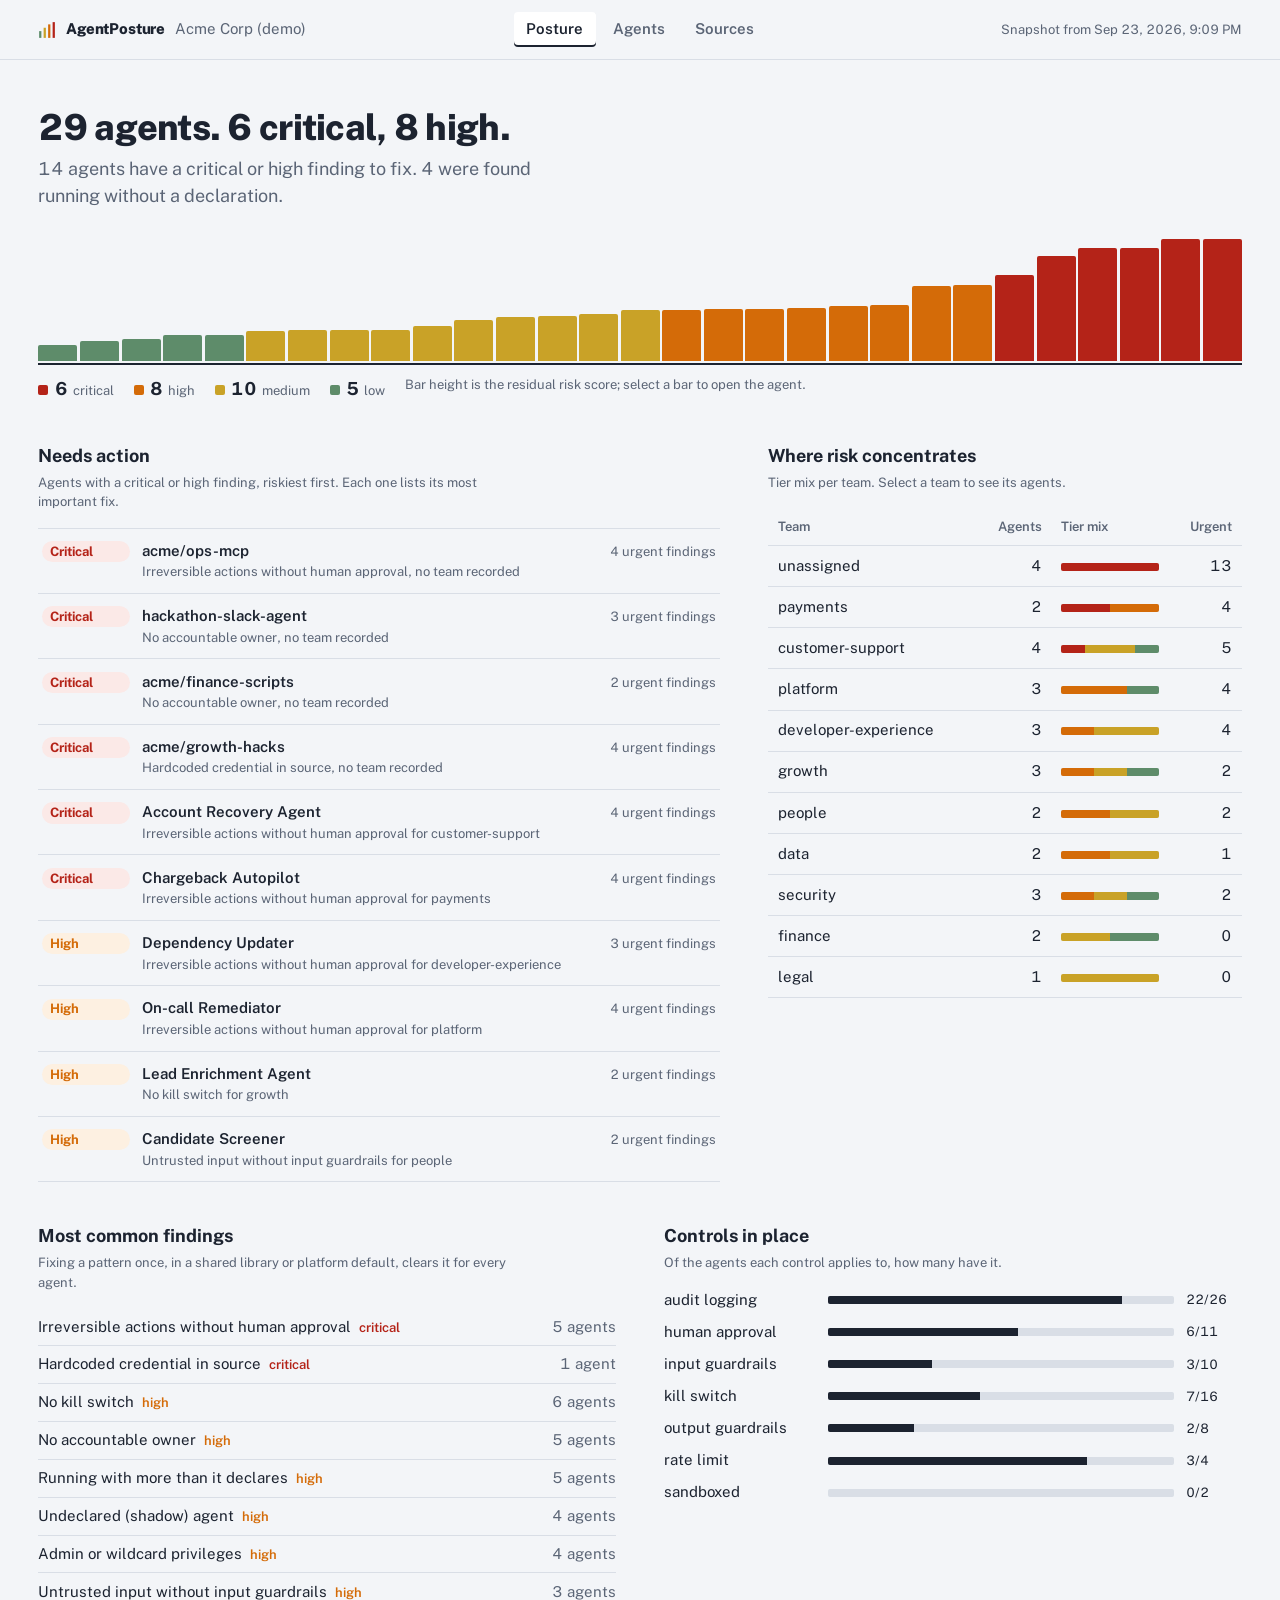
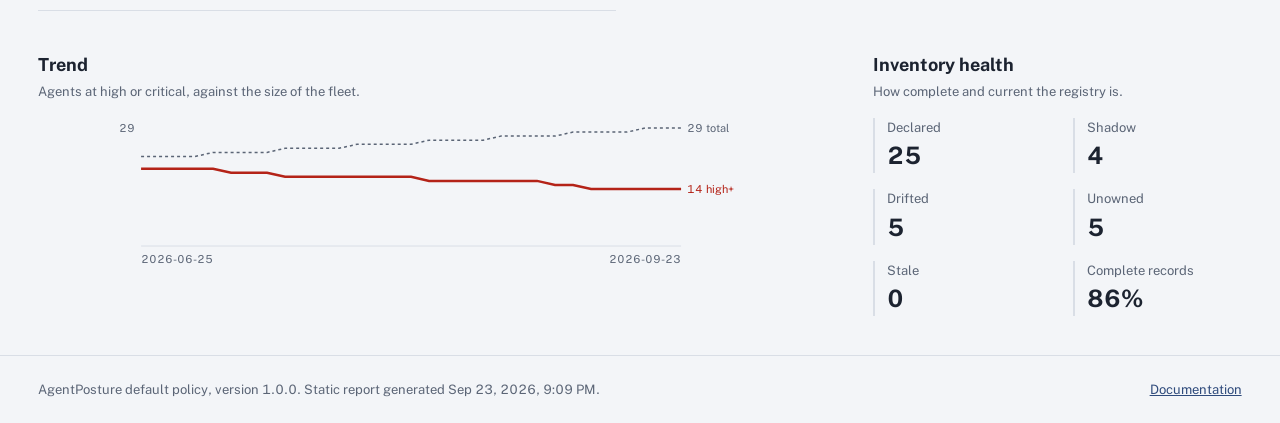
<file: examples/sample-dashboard/index.html>
<!doctype html>
<html lang="en">
<head>
<meta charset="utf-8">
<meta name="viewport" content="width=device-width, initial-scale=1, viewport-fit=cover">
<title>AgentPosture</title>
<link rel="icon" href="data:image/svg+xml,%3Csvg xmlns='http://www.w3.org/2000/svg' viewBox='0 0 16 16'%3E%3Crect x='1' y='9' width='2' height='6' fill='%235E8C6A'/%3E%3Crect x='5' y='6' width='2' height='9' fill='%23C9A227'/%3E%3Crect x='9' y='3' width='2' height='12' fill='%23D46B08'/%3E%3Crect x='13' y='1' width='2' height='14' fill='%23B42318'/%3E%3C/svg%3E">
<link rel="preconnect" href="https://fonts.googleapis.com">
<link rel="stylesheet" href="https://fonts.googleapis.com/css2?family=Public+Sans:wght@400;500;600;700;800&display=swap">
<style>
/* AgentPosture dashboard.
   One bold element (the fleet strip, where every agent is a bar in its tier colour);
   everything else stays quiet so the tiers carry the meaning. */

:root {
  --paper: #F3F5F8;
  --surface: #FFFFFF;
  --ink: #1C2330;
  --muted: #5B6576;
  --rule: #D9DEE6;
  --accent: #2F4B7C;
  --accent-ink: #FFFFFF;
  --critical: #B42318;
  --high: #D46B08;
  --medium: #C9A227;
  --low: #5E8C6A;
  --critical-soft: #FBE9E7;
  --high-soft: #FDF0E1;
  --medium-soft: #FAF4DC;
  --low-soft: #E8F1EA;
  --ok: #3C7A55;
  --bad: #B42318;
  --radius-s: 4px;
  --radius-m: 8px;
  --font: "Public Sans", system-ui, -apple-system, "Segoe UI", Roboto, sans-serif;
  --step--1: 0.8125rem;
  --step-0: 0.9375rem;
  --step-1: 1.125rem;
  --step-2: 1.5rem;
  --step-3: 2.25rem;
  color-scheme: light;
  box-sizing: border-box;
  padding-top: env(safe-area-inset-top, 0px);
  padding-bottom: env(safe-area-inset-bottom, 0px);
}
@media (prefers-color-scheme: dark) {
  :root:not([data-theme="light"]) {
    --paper: #151A22; --surface: #1D2430; --ink: #E6EAF0; --muted: #9AA4B5; --rule: #2E3746;
    --accent: #8FB0E8; --accent-ink: #10151C;
    --critical: #F0625A; --high: #F2994A; --medium: #E3C454; --low: #86B893;
    --critical-soft: #3A1F1F; --high-soft: #3A2A1A; --medium-soft: #36301A; --low-soft: #1F3025;
    --ok: #86B893; --bad: #F0625A; color-scheme: dark;
  }
}
:root[data-theme="dark"] {
  --paper: #151A22; --surface: #1D2430; --ink: #E6EAF0; --muted: #9AA4B5; --rule: #2E3746;
  --accent: #8FB0E8; --accent-ink: #10151C;
  --critical: #F0625A; --high: #F2994A; --medium: #E3C454; --low: #86B893;
  --critical-soft: #3A1F1F; --high-soft: #3A2A1A; --medium-soft: #36301A; --low-soft: #1F3025;
  --ok: #86B893; --bad: #F0625A; color-scheme: dark;
}

*, *::before, *::after { box-sizing: inherit; }
html { scroll-padding-top: env(safe-area-inset-top, 0px); }
body {
  margin: 0; overflow-x: hidden; background: var(--paper); color: var(--ink); font-family: var(--font);
  font-size: var(--step-0); line-height: 1.5; font-feature-settings: "tnum" 1, "lnum" 1;
  -webkit-font-smoothing: antialiased;
}
a { color: var(--accent); }
:focus-visible { outline: 2px solid var(--accent); outline-offset: 2px; border-radius: 2px; }
.skip { position: absolute; left: -999px; }
.skip:focus { left: 1rem; top: 1rem; background: var(--surface); padding: .5rem 1rem; z-index: 50; }
button { font: inherit; }

/* ---------- top bar ---------- */
.topbar {
  position: sticky; top: env(safe-area-inset-top, 0px); z-index: 20;
  display: grid; grid-template-columns: 1fr auto 1fr; align-items: center; gap: 1rem;
  padding: .75rem clamp(1rem, 3vw, 2.5rem); background: var(--paper);
  border-bottom: 1px solid var(--rule);
}
.brand { display: flex; align-items: baseline; gap: .6rem; min-width: 0; }
.mark { width: 18px; height: 18px; align-self: center; }
.mark rect:nth-child(1) { fill: var(--low); } .mark rect:nth-child(2) { fill: var(--medium); }
.mark rect:nth-child(3) { fill: var(--high); } .mark rect:nth-child(4) { fill: var(--critical); }
.brand-name { font-weight: 800; letter-spacing: -0.01em; }
.org { color: var(--muted); white-space: nowrap; overflow: hidden; text-overflow: ellipsis; }
.tabs { display: flex; gap: .25rem; }
.tabs a {
  padding: .4rem .8rem; border-radius: var(--radius-s); color: var(--muted);
  text-decoration: none; font-weight: 600;
}
.tabs a[aria-current="page"] { color: var(--ink); background: var(--surface); box-shadow: inset 0 -2px 0 var(--ink); }
.scanbox { display: flex; gap: .75rem; align-items: center; justify-content: flex-end; }
.freshness { color: var(--muted); font-size: var(--step--1); text-align: right; }
.btn {
  background: var(--accent); color: var(--accent-ink); border: 0; border-radius: var(--radius-s);
  padding: .45rem .9rem; font-weight: 600; cursor: pointer; white-space: nowrap;
}
.btn:disabled { opacity: .55; cursor: progress; }
.btn.ghost { background: transparent; color: var(--accent); border: 1px solid var(--rule); }
.banner { padding: .6rem clamp(1rem, 3vw, 2.5rem); background: var(--high-soft); border-bottom: 1px solid var(--rule); }
.banner.error { background: var(--critical-soft); }

main { padding: clamp(1rem, 3vw, 2.5rem); max-width: 1320px; margin: 0 auto; }
.view[hidden] { display: none; }

/* ---------- posture headline ---------- */
.headline { margin: .5rem 0 1.5rem; max-width: 62ch; }
.headline h1 {
  font-size: clamp(1.75rem, 3.6vw, var(--step-3)); line-height: 1.12; letter-spacing: -0.02em;
  font-weight: 800; margin: 0 0 .5rem;
}
.headline p { margin: 0; color: var(--muted); font-size: var(--step-1); }

/* ---------- the fleet strip ---------- */
.fleet { margin: 0 0 2.5rem; }
.fleet-bars {
  display: flex; align-items: flex-end; gap: 3px; height: 132px; padding-bottom: 2px;
  border-bottom: 2px solid var(--ink);
}
.fleet-bars button {
  flex: 1 1 0; min-width: 3px; max-width: 64px; border: 0; padding: 0; cursor: pointer;
  border-radius: 2px 2px 0 0; background: var(--c); transform-origin: bottom;
  animation: rise .6s cubic-bezier(.2,.7,.2,1) both; animation-delay: calc(var(--i) * 12ms);
}
.fleet-bars button:hover, .fleet-bars button:focus-visible { filter: brightness(.85); }
@keyframes rise { from { transform: scaleY(0); } }
.fleet-legend { display: flex; flex-wrap: wrap; gap: 1.25rem; margin-top: .6rem; color: var(--muted); font-size: var(--step--1); }
.fleet-legend b { color: var(--ink); font-size: var(--step-1); margin-right: .3rem; }
.swatch { display: inline-block; width: 10px; height: 10px; border-radius: 2px; margin-right: .4rem; background: var(--c); vertical-align: baseline; }

/* ---------- layout blocks ---------- */
.grid > * { min-width: 0; }
.grid { display: grid; gap: 2.5rem 3rem; grid-template-columns: repeat(12, minmax(0, 1fr)); }
.span-7 { grid-column: span 7; } .span-5 { grid-column: span 5; }
.span-6 { grid-column: span 6; } .span-4 { grid-column: span 4; } .span-8 { grid-column: span 8; }
.span-12 { grid-column: span 12; }
.block h2 { font-size: var(--step-1); margin: 0 0 .25rem; font-weight: 700; }
.block .sub { color: var(--muted); margin: 0 0 1rem; font-size: var(--step--1); max-width: 60ch; }

/* attention list */
.attention { list-style: none; padding: 0; margin: 0; border-top: 1px solid var(--rule); }
.attention li { border-bottom: 1px solid var(--rule); }
.attention a {
  display: grid; grid-template-columns: 5.5rem 1fr auto; gap: .75rem; align-items: baseline;
  padding: .7rem .25rem; color: inherit; text-decoration: none;
}
.attention a:hover { background: var(--surface); }
.attention .what { color: var(--muted); font-size: var(--step--1); display: block; }
.attention .count { color: var(--muted); font-size: var(--step--1); white-space: nowrap; }

.tier {
  display: inline-block; font-size: var(--step--1); font-weight: 700; padding: .05rem .5rem;
  border-radius: 999px; color: var(--c); background: var(--soft); text-transform: capitalize;
}
.t-critical { --c: var(--critical); --soft: var(--critical-soft); }
.t-high { --c: var(--high); --soft: var(--high-soft); }
.t-medium { --c: var(--medium); --soft: var(--medium-soft); }
.t-low { --c: var(--low); --soft: var(--low-soft); }
:root:not([data-theme="dark"]) .t-medium.tier { color: #7A6200; }
@media (prefers-color-scheme: dark) { :root:not([data-theme="light"]) .t-medium.tier { color: var(--medium); } }

/* tables */
.table-wrap { overflow-x: auto; }
table { width: 100%; border-collapse: collapse; }
th, td { text-align: left; padding: .55rem .6rem; border-bottom: 1px solid var(--rule); vertical-align: baseline; }
th { font-size: var(--step--1); color: var(--muted); font-weight: 600; white-space: nowrap; }
td.num, th.num { text-align: right; }
tbody tr.clickable { cursor: pointer; }
tbody tr.clickable:hover { background: var(--surface); }
.stack { display: flex; height: 8px; width: 100%; min-width: 80px; border-radius: 2px; overflow: hidden; background: var(--rule); }
.stack span { background: var(--c); }
.muted { color: var(--muted); }
.small { font-size: var(--step--1); }
.name { font-weight: 600; }
.id { color: var(--muted); font-size: var(--step--1); display: block; }

/* findings list */
.rules { list-style: none; margin: 0; padding: 0; }
.rules li { display: grid; grid-template-columns: 1fr auto; gap: 1rem; padding: .45rem 0; border-bottom: 1px solid var(--rule); }
.rules .sev { font-size: var(--step--1); color: var(--c); font-weight: 600; margin-left: .5rem; }

/* coverage bars */
.coverage { display: grid; gap: .6rem; }
.coverage .row { display: grid; grid-template-columns: 9.5rem 1fr 3.5rem; gap: .75rem; align-items: center; }
.meter { height: 8px; background: var(--rule); border-radius: 2px; overflow: hidden; }
.meter span { display: block; height: 100%; background: var(--ink); }

/* trend */
.trend svg { width: 100%; height: 150px; display: block; }
.trend .axis { stroke: var(--rule); }
.trend text { fill: var(--muted); font-size: 11px; font-family: var(--font); }

/* discovery facts */
.facts { display: grid; grid-template-columns: repeat(auto-fit, minmax(9rem, 1fr)); gap: 1rem 2rem; margin: 0; }
.facts div { border-left: 2px solid var(--rule); padding-left: .75rem; }
.facts dt { color: var(--muted); font-size: var(--step--1); }
.facts dd { margin: 0; font-size: var(--step-2); font-weight: 700; }
.facts a { color: inherit; text-decoration: none; }
.facts a:hover dd { text-decoration: underline; }

/* ---------- agents view ---------- */
.filters { display: flex; flex-wrap: wrap; gap: .6rem; align-items: center; margin-bottom: 1rem; }
.filters input, .filters select {
  font: inherit; padding: .45rem .6rem; border: 1px solid var(--rule); border-radius: var(--radius-s);
  background: var(--surface); color: var(--ink);
}
.filters input { flex: 1 1 16rem; }
.chip {
  border: 1px solid var(--rule); background: var(--surface); color: var(--ink); border-radius: 999px;
  padding: .3rem .75rem; cursor: pointer; font-size: var(--step--1);
}
.chip[aria-pressed="true"] { background: var(--ink); color: var(--paper); border-color: var(--ink); }
.flag { display: inline-block; font-size: .75rem; color: var(--muted); border: 1px solid var(--rule); border-radius: 3px; padding: 0 .35rem; margin: 0 .25rem .15rem 0; }
.flag.shadow, .flag.drift { color: var(--critical); border-color: currentColor; }
.empty { padding: 2rem 0; color: var(--muted); }

/* ---------- drawer ---------- */
.drawer {
  position: fixed; top: 0; right: 0; bottom: 0; width: min(760px, 100vw); background: var(--surface);
  border-left: 1px solid var(--rule); transform: translateX(100%); visibility: hidden;
  transition: transform .22s ease, visibility 0s linear .22s;
  z-index: 40; overflow-y: auto; padding-top: env(safe-area-inset-top, 0px);
  padding-bottom: env(safe-area-inset-bottom, 0px);
}
.drawer.open { transform: none; visibility: visible; transition: transform .22s ease; }
.scrim { position: fixed; inset: 0; background: rgb(15 20 28 / .35); z-index: 30; }
.drawer-inner { padding: 1.5rem clamp(1rem, 3vw, 2rem) 3rem; }
.drawer .close { float: right; }
.drawer h2 { font-size: var(--step-2); margin: 0; letter-spacing: -0.01em; }
.drawer h3 { font-size: var(--step-0); margin: 2rem 0 .6rem; }
.verdict { margin: 1rem 0 0; font-size: var(--step-1); max-width: 56ch; }
.verdict strong { font-weight: 700; }
.dims { display: grid; gap: .55rem; }
.dims .row { display: grid; grid-template-columns: 8.5rem 1fr 9rem; gap: .75rem; align-items: center; }
.pips { display: grid; grid-template-columns: repeat(3, 1fr); gap: 3px; }
.pips span { height: 8px; background: var(--rule); border-radius: 1px; }
.pips span.on { background: var(--c); }
.controls-list { list-style: none; margin: 0; padding: 0; display: grid; grid-template-columns: repeat(auto-fill, minmax(12rem, 1fr)); gap: .3rem 1rem; }
.controls-list li::before { content: ""; display: inline-block; width: .6rem; height: .6rem; border-radius: 50%; margin-right: .5rem; background: var(--bad); }
.controls-list li.yes::before { background: var(--ok); }
.finding { border-left: 3px solid var(--c); padding: .2rem 0 .2rem .9rem; margin: 0 0 1.1rem; }
.finding h4 { margin: 0; font-size: var(--step-0); }
.finding p { margin: .25rem 0; }
.finding .fix { color: var(--muted); font-size: var(--step--1); }
.kv { display: grid; grid-template-columns: 10rem 1fr; gap: .3rem 1rem; margin: 0; }
.kv dt { color: var(--muted); }
.kv dd { margin: 0; overflow-wrap: anywhere; }
.drift-table td:first-child { font-weight: 600; }

/* ---------- misc ---------- */
.tooltip {
  position: fixed; z-index: 60; pointer-events: none; background: var(--ink); color: var(--paper);
  padding: .35rem .6rem; border-radius: var(--radius-s); font-size: var(--step--1); max-width: 18rem;
}
.foot { display: flex; justify-content: space-between; gap: 1rem; padding: 1.5rem clamp(1rem, 3vw, 2.5rem); color: var(--muted); font-size: var(--step--1); border-top: 1px solid var(--rule); }
.status-ok { color: var(--ok); font-weight: 600; }
.status-error { color: var(--bad); font-weight: 600; }
.token-form { max-width: 28rem; margin: 3rem auto; }
.token-form input { width: 100%; font: inherit; padding: .5rem; margin: .5rem 0 1rem; border: 1px solid var(--rule); border-radius: var(--radius-s); background: var(--surface); color: var(--ink); }

@media (max-width: 900px) {
  .topbar { grid-template-columns: 1fr auto; }
  .tabs { grid-column: 1 / -1; grid-row: 2; }
  .grid > * { grid-column: span 12; }
  .fleet-bars { height: 96px; gap: 2px; }
  .dims .row { grid-template-columns: 7rem 1fr; }
  .dims .row .muted { grid-column: 2; }
  .coverage .row { grid-template-columns: 7.5rem 1fr 3rem; }
  .kv { grid-template-columns: 1fr; }
  .hide-sm { display: none; }
  .org { display: none; }
  .freshness { max-width: 11rem; }
  .attention a { grid-template-columns: 5rem minmax(0, 1fr); }
  .attention .count { grid-column: 2; }
}
@media (prefers-reduced-motion: reduce) {
  *, *::before, *::after { animation: none !important; transition: none !important; }
}
@media print {
  .topbar .scanbox, .tabs, .drawer, .scrim { display: none !important; }
  body { background: #fff; }
}
.recent { margin-top: 2.5rem; }

</style>
</head>
<body>
<a class="skip" href="#main">Skip to content</a>
<header class="topbar">
  <div class="brand">
    <svg class="mark" viewBox="0 0 16 16" aria-hidden="true"><rect x="1" y="9" width="2" height="6"/><rect x="5" y="6" width="2" height="9"/><rect x="9" y="3" width="2" height="12"/><rect x="13" y="1" width="2" height="14"/></svg>
    <span class="brand-name">AgentPosture</span>
    <span class="org" id="org"></span>
  </div>
  <nav class="tabs" aria-label="Views">
    <a href="#/posture" data-view="posture">Posture</a>
    <a href="#/agents" data-view="agents">Agents</a>
    <a href="#/sources" data-view="sources">Sources</a>
  </nav>
  <div class="scanbox">
    <span class="freshness" id="freshness"></span>
    <button class="btn" id="scan-btn" type="button">Scan now</button>
  </div>
</header>
<div class="banner" id="banner" hidden></div>
<main id="main" tabindex="-1">
  <section id="view-posture" class="view" aria-labelledby="headline"></section>
  <section id="view-agents" class="view" hidden></section>
  <section id="view-sources" class="view" hidden></section>
</main>
<aside class="drawer" id="drawer" aria-hidden="true" aria-label="Agent detail">
  <div class="drawer-inner" id="drawer-body"></div>
</aside>
<div class="scrim" id="scrim" hidden></div>
<div class="tooltip" id="tooltip" role="status" hidden></div>
<footer class="foot">
  <span id="policy-line"></span>
  <a id="docs-link" href="https://github.com/xamitgupta/agentposture" rel="noopener">Documentation</a>
</footer>
<script id="snapshot" type="application/json">{"summary":{"organization":"Acme Corp (demo)","generated_at":"2026-09-23T21:09:37+00:00","version":"1.0.0","repo_url":"https://github.com/xamitgupta/agentposture","policy":{"name":"AgentPosture default policy","hash":"969690b845e498a3"},"last_reconcile":"2026-09-23T21:09:37+00:00","refresh_seconds":null,"totals":{"agents":29,"by_tier":{"low":5,"medium":10,"high":8,"critical":6},"declared":25,"shadow":4,"unowned":5,"drift":5,"stale":0,"needs_action":14,"record_completeness":86},"attention":[{"id":"acme-ops-mcp-9d16d1","name":"acme/ops-mcp","owner":null,"team":null,"lifecycle":null,"autonomy":null,"exposure":null,"data_sensitivity":null,"platforms":["code_scan"],"sources":["demo-fleet"],"tier":"critical","score":95.0,"inherent_score":95.0,"target_tier":"high","findings":6,"urgent_findings":4,"top_finding":"Irreversible actions without human approval","flags":["shadow","unowned","incomplete"],"status":"active","last_seen":"2026-09-23T21:09:37+00:00","assessed_at":"2026-09-23T21:09:37+00:00"},{"id":"hackathon-slack-agent-beba3b","name":"hackathon-slack-agent","owner":null,"team":null,"lifecycle":null,"autonomy":null,"exposure":null,"data_sensitivity":null,"platforms":["entra_id"],"sources":["demo-fleet"],"tier":"critical","score":95.0,"inherent_score":95.0,"target_tier":"critical","findings":6,"urgent_findings":3,"top_finding":"No accountable owner","flags":["shadow","unowned","incomplete"],"status":"active","last_seen":"2026-09-23T21:09:37+00:00","assessed_at":"2026-09-23T21:09:37+00:00"},{"id":"acme-finance-scripts-740aa6","name":"acme/finance-scripts","owner":null,"team":null,"lifecycle":null,"autonomy":null,"exposure":null,"data_sensitivity":null,"platforms":["code_scan"],"sources":["demo-fleet"],"tier":"critical","score":88.3,"inherent_score":88.3,"target_tier":"critical","findings":4,"urgent_findings":2,"top_finding":"No accountable owner","flags":["shadow","unowned","incomplete"],"status":"active","last_seen":"2026-09-23T21:09:37+00:00","assessed_at":"2026-09-23T21:09:37+00:00"},{"id":"acme-growth-hacks-f93f04","name":"acme/growth-hacks","owner":null,"team":null,"lifecycle":null,"autonomy":"autonomous","exposure":null,"data_sensitivity":null,"platforms":["code_scan"],"sources":["demo-fleet"],"tier":"critical","score":88.3,"inherent_score":88.3,"target_tier":"high","findings":6,"urgent_findings":4,"top_finding":"Hardcoded credential in source","flags":["shadow","unowned","incomplete"],"status":"active","last_seen":"2026-09-23T21:09:37+00:00","assessed_at":"2026-09-23T21:09:37+00:00"},{"id":"account-recovery-agent","name":"Account Recovery Agent","owner":"lee.w@acme.example","team":"customer-support","lifecycle":"production","autonomy":"autonomous","exposure":"public","data_sensitivity":"restricted","platforms":["demo"],"sources":["demo-fleet"],"tier":"critical","score":82.1,"inherent_score":90.0,"target_tier":"high","findings":4,"urgent_findings":4,"top_finding":"Irreversible actions without human approval","flags":[],"status":"active","last_seen":"2026-09-23T21:09:37+00:00","assessed_at":"2026-09-23T21:09:37+00:00"},{"id":"chargeback-autopilot","name":"Chargeback Autopilot","owner":"marco.r@acme.example","team":"payments","lifecycle":"production","autonomy":"autonomous","exposure":"internal","data_sensitivity":"restricted","platforms":["aws_bedrock","demo"],"sources":["demo-fleet"],"tier":"critical","score":67.5,"inherent_score":75.0,"target_tier":"high","findings":4,"urgent_findings":4,"top_finding":"Irreversible actions without human approval","flags":["drift"],"status":"active","last_seen":"2026-09-23T21:09:37+00:00","assessed_at":"2026-09-23T21:09:37+00:00"},{"id":"dependency-updater","name":"Dependency Updater","owner":null,"team":"developer-experience","lifecycle":"production","autonomy":"autonomous","exposure":"internal","data_sensitivity":"confidential","platforms":["demo"],"sources":["demo-fleet"],"tier":"high","score":59.1,"inherent_score":65.7,"target_tier":"medium","findings":3,"urgent_findings":3,"top_finding":"Irreversible actions without human approval","flags":["unowned"],"status":"active","last_seen":"2026-09-23T21:09:37+00:00","assessed_at":"2026-09-23T21:09:37+00:00"},{"id":"oncall-remediator","name":"On-call Remediator","owner":"arjun.m@acme.example","team":"platform","lifecycle":"production","autonomy":"autonomous","exposure":"internal","data_sensitivity":"confidential","platforms":["aws_bedrock","demo"],"sources":["demo-fleet"],"tier":"high","score":58.3,"inherent_score":69.0,"target_tier":"high","findings":4,"urgent_findings":4,"top_finding":"Irreversible actions without human approval","flags":["drift"],"status":"active","last_seen":"2026-09-23T21:09:37+00:00","assessed_at":"2026-09-23T21:09:37+00:00"},{"id":"lead-enrichment-agent","name":"Lead Enrichment Agent","owner":"sam.o@acme.example","team":"growth","lifecycle":"production","autonomy":"autonomous","exposure":"internal","data_sensitivity":"confidential","platforms":["aws_bedrock","demo"],"sources":["demo-fleet"],"tier":"high","score":43.1,"inherent_score":52.3,"target_tier":"medium","findings":2,"urgent_findings":2,"top_finding":"No kill switch","flags":["drift"],"status":"active","last_seen":"2026-09-23T21:09:37+00:00","assessed_at":"2026-09-23T21:09:37+00:00"},{"id":"candidate-screener","name":"Candidate Screener","owner":"zoe.a@acme.example","team":"people","lifecycle":"production","autonomy":"recommend","exposure":"partner","data_sensitivity":"restricted","platforms":["demo"],"sources":["demo-fleet"],"tier":"high","score":41.5,"inherent_score":47.0,"target_tier":"medium","findings":2,"urgent_findings":2,"top_finding":"Untrusted input without input guardrails","flags":[],"status":"active","last_seen":"2026-09-23T21:09:37+00:00","assessed_at":"2026-09-23T21:09:37+00:00"}],"teams":[{"team":"unassigned","agents":4,"low":0,"medium":0,"high":0,"critical":4,"open_urgent":13,"avg_score":91.7},{"team":"payments","agents":2,"low":0,"medium":0,"high":1,"critical":1,"open_urgent":4,"avg_score":55.5},{"team":"customer-support","agents":4,"low":1,"medium":2,"high":0,"critical":1,"open_urgent":5,"avg_score":42.1},{"team":"platform","agents":3,"low":1,"medium":0,"high":2,"critical":0,"open_urgent":4,"avg_score":37.0},{"team":"developer-experience","agents":3,"low":0,"medium":2,"high":1,"critical":0,"open_urgent":4,"avg_score":37.0},{"team":"growth","agents":3,"low":1,"medium":1,"high":1,"critical":0,"open_urgent":2,"avg_score":34.2},{"team":"people","agents":2,"low":0,"medium":1,"high":1,"critical":0,"open_urgent":2,"avg_score":32.8},{"team":"data","agents":2,"low":0,"medium":1,"high":1,"critical":0,"open_urgent":1,"avg_score":32.2},{"team":"security","agents":3,"low":1,"medium":1,"high":1,"critical":0,"open_urgent":2,"avg_score":29.4},{"team":"finance","agents":2,"low":1,"medium":1,"high":0,"critical":0,"open_urgent":0,"avg_score":28.5},{"team":"legal","agents":1,"low":0,"medium":1,"high":0,"critical":0,"open_urgent":0,"avg_score":24.5}],"platforms":[{"platform":"demo","agents":25},{"platform":"aws_bedrock","agents":7},{"platform":"code_scan","agents":3},{"platform":"entra_id","agents":1}],"top_findings":[{"rule_id":"AP-004","title":"Irreversible actions without human approval","severity":"critical","agents":5},{"rule_id":"AP-010","title":"Hardcoded credential in source","severity":"critical","agents":1},{"rule_id":"AP-005","title":"No kill switch","severity":"high","agents":6},{"rule_id":"AP-001","title":"No accountable owner","severity":"high","agents":5},{"rule_id":"AP-003","title":"Running with more than it declares","severity":"high","agents":5},{"rule_id":"AP-002","title":"Undeclared (shadow) agent","severity":"high","agents":4},{"rule_id":"AP-009","title":"Admin or wildcard privileges","severity":"high","agents":4},{"rule_id":"AP-006","title":"Untrusted input without input guardrails","severity":"high","agents":3},{"rule_id":"AP-016","title":"Can execute code or shell commands","severity":"high","agents":2},{"rule_id":"AP-007","title":"Sensitive data can leave without output filtering","severity":"high","agents":2},{"rule_id":"AP-008","title":"Actions are not audit logged","severity":"medium","agents":4},{"rule_id":"AP-014","title":"Incomplete risk record","severity":"medium","agents":4},{"rule_id":"AP-011","title":"Long-lived client secret","severity":"medium","agents":1},{"rule_id":"AP-013","title":"Deprecated but still running","severity":"medium","agents":1},{"rule_id":"AP-015","title":"Public agent without rate limiting","severity":"medium","agents":1}],"controls":[{"control":"audit_logging","applies":26,"in_place":22},{"control":"human_approval","applies":11,"in_place":6},{"control":"input_guardrails","applies":10,"in_place":3},{"control":"kill_switch","applies":16,"in_place":7},{"control":"output_guardrails","applies":8,"in_place":2},{"control":"rate_limit","applies":4,"in_place":3},{"control":"sandboxed","applies":2,"in_place":0}],"sources":[{"name":"demo-fleet","type":"demo","enabled":true,"schedule":"0 */6 * * *","trigger":"schedule","next_run":"2026-09-24T00:00:00+00:00","last_status":"ok","last_run":"2026-09-23T21:09:37+00:00","last_success":"2026-09-23T21:09:37+00:00","found":36,"error":null}],"trend":[{"by_tier":{"critical":9,"high":10,"low":0,"medium":3},"needs_action":20,"shadow":7,"total":22,"date":"2026-06-25"},{"by_tier":{"critical":9,"high":10,"low":0,"medium":3},"needs_action":20,"shadow":7,"total":22,"date":"2026-06-28"},{"by_tier":{"critical":9,"high":10,"low":0,"medium":3},"needs_action":20,"shadow":7,"total":22,"date":"2026-07-01"},{"by_tier":{"critical":9,"high":10,"low":0,"medium":3},"needs_action":19,"shadow":7,"total":22,"date":"2026-07-04"},{"by_tier":{"critical":9,"high":10,"low":0,"medium":4},"needs_action":19,"shadow":7,"total":23,"date":"2026-07-07"},{"by_tier":{"critical":8,"high":10,"low":0,"medium":5},"needs_action":19,"shadow":6,"total":23,"date":"2026-07-10"},{"by_tier":{"critical":8,"high":10,"low":0,"medium":5},"needs_action":19,"shadow":6,"total":23,"date":"2026-07-13"},{"by_tier":{"critical":8,"high":10,"low":0,"medium":5},"needs_action":19,"shadow":6,"total":23,"date":"2026-07-16"},{"by_tier":{"critical":8,"high":9,"low":0,"medium":7},"needs_action":18,"shadow":6,"total":24,"date":"2026-07-19"},{"by_tier":{"critical":8,"high":9,"low":0,"medium":7},"needs_action":18,"shadow":6,"total":24,"date":"2026-07-22"},{"by_tier":{"critical":8,"high":9,"low":0,"medium":7},"needs_action":18,"shadow":6,"total":24,"date":"2026-07-25"},{"by_tier":{"critical":8,"high":9,"low":0,"medium":7},"needs_action":18,"shadow":6,"total":24,"date":"2026-07-28"},{"by_tier":{"critical":8,"high":9,"low":0,"medium":8},"needs_action":18,"shadow":6,"total":25,"date":"2026-07-31"},{"by_tier":{"critical":8,"high":9,"low":0,"medium":8},"needs_action":17,"shadow":6,"total":25,"date":"2026-08-03"},{"by_tier":{"critical":8,"high":9,"low":0,"medium":8},"needs_action":17,"shadow":6,"total":25,"date":"2026-08-06"},{"by_tier":{"critical":8,"high":9,"low":0,"medium":8},"needs_action":17,"shadow":6,"total":25,"date":"2026-08-09"},{"by_tier":{"critical":7,"high":9,"low":1,"medium":9},"needs_action":17,"shadow":5,"total":26,"date":"2026-08-12"},{"by_tier":{"critical":7,"high":9,"low":1,"medium":9},"needs_action":17,"shadow":5,"total":26,"date":"2026-08-15"},{"by_tier":{"critical":7,"high":9,"low":1,"medium":9},"needs_action":16,"shadow":5,"total":26,"date":"2026-08-18"},{"by_tier":{"critical":7,"high":9,"low":1,"medium":9},"needs_action":16,"shadow":5,"total":26,"date":"2026-08-21"},{"by_tier":{"critical":7,"high":9,"low":2,"medium":9},"needs_action":16,"shadow":5,"total":27,"date":"2026-08-24"},{"by_tier":{"critical":7,"high":9,"low":2,"medium":9},"needs_action":16,"shadow":5,"total":27,"date":"2026-08-27"},{"by_tier":{"critical":7,"high":9,"low":2,"medium":9},"needs_action":16,"shadow":5,"total":27,"date":"2026-08-30"},{"by_tier":{"critical":7,"high":8,"low":3,"medium":9},"needs_action":15,"shadow":5,"total":27,"date":"2026-09-02"},{"by_tier":{"critical":7,"high":8,"low":3,"medium":10},"needs_action":15,"shadow":5,"total":28,"date":"2026-09-05"},{"by_tier":{"critical":6,"high":8,"low":4,"medium":10},"needs_action":15,"shadow":4,"total":28,"date":"2026-09-08"},{"by_tier":{"critical":6,"high":8,"low":4,"medium":10},"needs_action":15,"shadow":4,"total":28,"date":"2026-09-11"},{"by_tier":{"critical":6,"high":8,"low":4,"medium":10},"needs_action":15,"shadow":4,"total":28,"date":"2026-09-14"},{"by_tier":{"critical":6,"high":8,"low":5,"medium":10},"needs_action":14,"shadow":4,"total":29,"date":"2026-09-17"},{"by_tier":{"critical":6,"high":8,"low":5,"medium":10},"needs_action":14,"shadow":4,"total":29,"date":"2026-09-20"},{"by_tier":{"critical":6,"high":8,"low":5,"medium":10},"needs_action":14,"shadow":4,"total":29,"date":"2026-09-23"}]},"agents":[{"id":"acme-ops-mcp-9d16d1","name":"acme/ops-mcp","owner":null,"team":null,"lifecycle":null,"autonomy":null,"exposure":null,"data_sensitivity":null,"platforms":["code_scan"],"sources":["demo-fleet"],"tier":"critical","score":95.0,"inherent_score":95.0,"target_tier":"high","findings":6,"urgent_findings":4,"top_finding":"Irreversible actions without human approval","flags":["shadow","unowned","incomplete"],"status":"active","last_seen":"2026-09-23T21:09:37+00:00","assessed_at":"2026-09-23T21:09:37+00:00"},{"id":"hackathon-slack-agent-beba3b","name":"hackathon-slack-agent","owner":null,"team":null,"lifecycle":null,"autonomy":null,"exposure":null,"data_sensitivity":null,"platforms":["entra_id"],"sources":["demo-fleet"],"tier":"critical","score":95.0,"inherent_score":95.0,"target_tier":"critical","findings":6,"urgent_findings":3,"top_finding":"No accountable owner","flags":["shadow","unowned","incomplete"],"status":"active","last_seen":"2026-09-23T21:09:37+00:00","assessed_at":"2026-09-23T21:09:37+00:00"},{"id":"acme-finance-scripts-740aa6","name":"acme/finance-scripts","owner":null,"team":null,"lifecycle":null,"autonomy":null,"exposure":null,"data_sensitivity":null,"platforms":["code_scan"],"sources":["demo-fleet"],"tier":"critical","score":88.3,"inherent_score":88.3,"target_tier":"critical","findings":4,"urgent_findings":2,"top_finding":"No accountable owner","flags":["shadow","unowned","incomplete"],"status":"active","last_seen":"2026-09-23T21:09:37+00:00","assessed_at":"2026-09-23T21:09:37+00:00"},{"id":"acme-growth-hacks-f93f04","name":"acme/growth-hacks","owner":null,"team":null,"lifecycle":null,"autonomy":"autonomous","exposure":null,"data_sensitivity":null,"platforms":["code_scan"],"sources":["demo-fleet"],"tier":"critical","score":88.3,"inherent_score":88.3,"target_tier":"high","findings":6,"urgent_findings":4,"top_finding":"Hardcoded credential in source","flags":["shadow","unowned","incomplete"],"status":"active","last_seen":"2026-09-23T21:09:37+00:00","assessed_at":"2026-09-23T21:09:37+00:00"},{"id":"account-recovery-agent","name":"Account Recovery Agent","owner":"lee.w@acme.example","team":"customer-support","lifecycle":"production","autonomy":"autonomous","exposure":"public","data_sensitivity":"restricted","platforms":["demo"],"sources":["demo-fleet"],"tier":"critical","score":82.1,"inherent_score":90.0,"target_tier":"high","findings":4,"urgent_findings":4,"top_finding":"Irreversible actions without human approval","flags":[],"status":"active","last_seen":"2026-09-23T21:09:37+00:00","assessed_at":"2026-09-23T21:09:37+00:00"},{"id":"chargeback-autopilot","name":"Chargeback Autopilot","owner":"marco.r@acme.example","team":"payments","lifecycle":"production","autonomy":"autonomous","exposure":"internal","data_sensitivity":"restricted","platforms":["aws_bedrock","demo"],"sources":["demo-fleet"],"tier":"critical","score":67.5,"inherent_score":75.0,"target_tier":"high","findings":4,"urgent_findings":4,"top_finding":"Irreversible actions without human approval","flags":["drift"],"status":"active","last_seen":"2026-09-23T21:09:37+00:00","assessed_at":"2026-09-23T21:09:37+00:00"},{"id":"dependency-updater","name":"Dependency Updater","owner":null,"team":"developer-experience","lifecycle":"production","autonomy":"autonomous","exposure":"internal","data_sensitivity":"confidential","platforms":["demo"],"sources":["demo-fleet"],"tier":"high","score":59.1,"inherent_score":65.7,"target_tier":"medium","findings":3,"urgent_findings":3,"top_finding":"Irreversible actions without human approval","flags":["unowned"],"status":"active","last_seen":"2026-09-23T21:09:37+00:00","assessed_at":"2026-09-23T21:09:37+00:00"},{"id":"oncall-remediator","name":"On-call Remediator","owner":"arjun.m@acme.example","team":"platform","lifecycle":"production","autonomy":"autonomous","exposure":"internal","data_sensitivity":"confidential","platforms":["aws_bedrock","demo"],"sources":["demo-fleet"],"tier":"high","score":58.3,"inherent_score":69.0,"target_tier":"high","findings":4,"urgent_findings":4,"top_finding":"Irreversible actions without human approval","flags":["drift"],"status":"active","last_seen":"2026-09-23T21:09:37+00:00","assessed_at":"2026-09-23T21:09:37+00:00"},{"id":"refund-assistant","name":"Refund Assistant","owner":"priya.n@acme.example","team":"payments","lifecycle":"production","autonomy":"act_with_approval","exposure":"customer","data_sensitivity":"confidential","platforms":["aws_bedrock","demo"],"sources":["demo-fleet"],"tier":"high","score":43.4,"inherent_score":66.7,"target_tier":"high","findings":0,"urgent_findings":0,"top_finding":null,"flags":[],"status":"active","last_seen":"2026-09-23T21:09:37+00:00","assessed_at":"2026-09-23T21:09:37+00:00"},{"id":"lead-enrichment-agent","name":"Lead Enrichment Agent","owner":"sam.o@acme.example","team":"growth","lifecycle":"production","autonomy":"autonomous","exposure":"internal","data_sensitivity":"confidential","platforms":["aws_bedrock","demo"],"sources":["demo-fleet"],"tier":"high","score":43.1,"inherent_score":52.3,"target_tier":"medium","findings":2,"urgent_findings":2,"top_finding":"No kill switch","flags":["drift"],"status":"active","last_seen":"2026-09-23T21:09:37+00:00","assessed_at":"2026-09-23T21:09:37+00:00"},{"id":"candidate-screener","name":"Candidate Screener","owner":"zoe.a@acme.example","team":"people","lifecycle":"production","autonomy":"recommend","exposure":"partner","data_sensitivity":"restricted","platforms":["demo"],"sources":["demo-fleet"],"tier":"high","score":41.5,"inherent_score":47.0,"target_tier":"medium","findings":2,"urgent_findings":2,"top_finding":"Untrusted input without input guardrails","flags":[],"status":"active","last_seen":"2026-09-23T21:09:37+00:00","assessed_at":"2026-09-23T21:09:37+00:00"},{"id":"phishing-responder","name":"Phishing Responder","owner":"kai.s@acme.example","team":"security","lifecycle":"production","autonomy":"act_with_approval","exposure":"internal","data_sensitivity":"restricted","platforms":["demo"],"sources":["demo-fleet"],"tier":"high","score":40.8,"inherent_score":62.7,"target_tier":"high","findings":0,"urgent_findings":0,"top_finding":null,"flags":[],"status":"active","last_seen":"2026-09-23T21:09:37+00:00","assessed_at":"2026-09-23T21:09:37+00:00"},{"id":"pipeline-doctor","name":"Pipeline Doctor","owner":"mia.c@acme.example","team":"data","lifecycle":"production","autonomy":"act_with_approval","exposure":"internal","data_sensitivity":"restricted","platforms":["demo"],"sources":["demo-fleet"],"tier":"high","score":40.8,"inherent_score":62.7,"target_tier":"high","findings":0,"urgent_findings":0,"top_finding":null,"flags":[],"status":"active","last_seen":"2026-09-23T21:09:37+00:00","assessed_at":"2026-09-23T21:09:37+00:00"},{"id":"deploy-copilot","name":"Deploy Copilot","owner":"arjun.m@acme.example","team":"platform","lifecycle":"production","autonomy":"act_with_approval","exposure":"internal","data_sensitivity":"confidential","platforms":["demo"],"sources":["demo-fleet"],"tier":"high","score":40.1,"inherent_score":61.7,"target_tier":"high","findings":0,"urgent_findings":0,"top_finding":null,"flags":[],"status":"active","last_seen":"2026-09-23T21:09:37+00:00","assessed_at":"2026-09-23T21:09:37+00:00"},{"id":"campaign-publisher","name":"Campaign Publisher","owner":"ivy.t@acme.example","team":"growth","lifecycle":"staging","autonomy":"act_with_approval","exposure":"public","data_sensitivity":"internal","platforms":["demo"],"sources":["demo-fleet"],"tier":"medium","score":39.5,"inherent_score":60.7,"target_tier":"medium","findings":0,"urgent_findings":0,"top_finding":null,"flags":[],"status":"active","last_seen":"2026-09-23T21:09:37+00:00","assessed_at":"2026-09-23T21:09:37+00:00"},{"id":"invoice-matcher","name":"Invoice Matcher","owner":"omar.f@acme.example","team":"finance","lifecycle":"production","autonomy":"act_with_approval","exposure":"internal","data_sensitivity":"confidential","platforms":["demo"],"sources":["demo-fleet"],"tier":"medium","score":36.9,"inherent_score":56.7,"target_tier":"medium","findings":0,"urgent_findings":0,"top_finding":null,"flags":[],"status":"active","last_seen":"2026-09-23T21:09:37+00:00","assessed_at":"2026-09-23T21:09:37+00:00"},{"id":"old-faq-bot","name":"Legacy FAQ Bot","owner":"former.employee@acme.example","team":"customer-support","lifecycle":"deprecated","autonomy":"recommend","exposure":"public","data_sensitivity":"internal","platforms":["aws_bedrock","demo"],"sources":["demo-fleet"],"tier":"medium","score":35.0,"inherent_score":35.0,"target_tier":"medium","findings":3,"urgent_findings":1,"top_finding":"Untrusted input without input guardrails","flags":[],"status":"active","last_seen":"2026-09-23T21:09:37+00:00","assessed_at":"2026-09-23T21:09:37+00:00"},{"id":"support-triage-bot","name":"Support Triage Bot","owner":"dana.k@acme.example","team":"customer-support","lifecycle":"production","autonomy":"recommend","exposure":"public","data_sensitivity":"confidential","platforms":["demo"],"sources":["demo-fleet"],"tier":"medium","score":34.3,"inherent_score":52.7,"target_tier":"medium","findings":0,"urgent_findings":0,"top_finding":null,"flags":[],"status":"active","last_seen":"2026-09-23T21:09:37+00:00","assessed_at":"2026-09-23T21:09:37+00:00"},{"id":"access-review-assistant","name":"Access Review Assistant","owner":"rob.g@acme.example","team":"security","lifecycle":"production","autonomy":"recommend","exposure":"internal","data_sensitivity":"confidential","platforms":["aws_bedrock","demo"],"sources":["demo-fleet"],"tier":"medium","score":32.0,"inherent_score":49.3,"target_tier":"medium","findings":2,"urgent_findings":2,"top_finding":"Running with more than it declares","flags":["drift"],"status":"active","last_seen":"2026-09-23T21:09:37+00:00","assessed_at":"2026-09-23T21:09:37+00:00"},{"id":"test-writer","name":"Test Writer","owner":"tom.h@acme.example","team":"developer-experience","lifecycle":"development","autonomy":"act_with_approval","exposure":"internal","data_sensitivity":"confidential","platforms":["demo"],"sources":["demo-fleet"],"tier":"medium","score":27.5,"inherent_score":33.3,"target_tier":"low","findings":1,"urgent_findings":1,"top_finding":"No kill switch","flags":[],"status":"active","last_seen":"2026-09-23T21:09:37+00:00","assessed_at":"2026-09-23T21:09:37+00:00"},{"id":"contract-redliner","name":"Contract Redliner","owner":"ana.p@acme.example","team":"legal","lifecycle":"production","autonomy":"recommend","exposure":"internal","data_sensitivity":"confidential","platforms":["demo"],"sources":["demo-fleet"],"tier":"medium","score":24.5,"inherent_score":37.7,"target_tier":"medium","findings":0,"urgent_findings":0,"top_finding":null,"flags":[],"status":"active","last_seen":"2026-09-23T21:09:37+00:00","assessed_at":"2026-09-23T21:09:37+00:00"},{"id":"pr-reviewer","name":"PR Reviewer","owner":"tom.h@acme.example","team":"developer-experience","lifecycle":"production","autonomy":"recommend","exposure":"internal","data_sensitivity":"confidential","platforms":["demo"],"sources":["demo-fleet"],"tier":"medium","score":24.5,"inherent_score":37.7,"target_tier":"medium","findings":0,"urgent_findings":0,"top_finding":null,"flags":[],"status":"active","last_seen":"2026-09-23T21:09:37+00:00","assessed_at":"2026-09-23T21:09:37+00:00"},{"id":"benefits-helpdesk","name":"Benefits Helpdesk","owner":"zoe.a@acme.example","team":"people","lifecycle":"production","autonomy":"recommend","exposure":"internal","data_sensitivity":"restricted","platforms":["demo"],"sources":["demo-fleet"],"tier":"medium","score":24.1,"inherent_score":37.0,"target_tier":"medium","findings":0,"urgent_findings":0,"top_finding":null,"flags":[],"status":"active","last_seen":"2026-09-23T21:09:37+00:00","assessed_at":"2026-09-23T21:09:37+00:00"},{"id":"sql-analyst","name":"SQL Analyst","owner":"mia.c@acme.example","team":"data","lifecycle":"production","autonomy":"read_only","exposure":"internal","data_sensitivity":"restricted","platforms":["aws_bedrock","demo"],"sources":["demo-fleet"],"tier":"medium","score":23.6,"inherent_score":36.3,"target_tier":"medium","findings":1,"urgent_findings":1,"top_finding":"Running with more than it declares","flags":["drift"],"status":"active","last_seen":"2026-09-23T21:09:37+00:00","assessed_at":"2026-09-23T21:09:37+00:00"},{"id":"expense-auditor","name":"Expense Auditor","owner":"omar.f@acme.example","team":"finance","lifecycle":"production","autonomy":"recommend","exposure":"internal","data_sensitivity":"confidential","platforms":["demo"],"sources":["demo-fleet"],"tier":"low","score":20.2,"inherent_score":31.0,"target_tier":"low","findings":0,"urgent_findings":0,"top_finding":null,"flags":[],"status":"active","last_seen":"2026-09-23T21:09:37+00:00","assessed_at":"2026-09-23T21:09:37+00:00"},{"id":"sales-email-writer","name":"Sales Email Writer","owner":"sam.o@acme.example","team":"growth","lifecycle":"production","autonomy":"recommend","exposure":"internal","data_sensitivity":"internal","platforms":["demo"],"sources":["demo-fleet"],"tier":"low","score":20.0,"inherent_score":20.0,"target_tier":"low","findings":0,"urgent_findings":0,"top_finding":null,"flags":[],"status":"active","last_seen":"2026-09-23T21:09:37+00:00","assessed_at":"2026-09-23T21:09:37+00:00"},{"id":"support-reply-drafter","name":"Support Reply Drafter","owner":"dana.k@acme.example","team":"customer-support","lifecycle":"production","autonomy":"recommend","exposure":"internal","data_sensitivity":"confidential","platforms":["demo"],"sources":["demo-fleet"],"tier":"low","score":16.9,"inherent_score":26.0,"target_tier":"low","findings":0,"urgent_findings":0,"top_finding":null,"flags":[],"status":"active","last_seen":"2026-09-23T21:09:37+00:00","assessed_at":"2026-09-23T21:09:37+00:00"},{"id":"threat-intel-summarizer","name":"Threat Intel Summarizer","owner":"kai.s@acme.example","team":"security","lifecycle":"production","autonomy":"read_only","exposure":"internal","data_sensitivity":"confidential","platforms":["demo"],"sources":["demo-fleet"],"tier":"low","score":15.4,"inherent_score":23.7,"target_tier":"low","findings":0,"urgent_findings":0,"top_finding":null,"flags":[],"status":"active","last_seen":"2026-09-23T21:09:37+00:00","assessed_at":"2026-09-23T21:09:37+00:00"},{"id":"cost-report-bot","name":"Cloud Cost Reporter","owner":"nina.b@acme.example","team":"platform","lifecycle":"production","autonomy":"read_only","exposure":"internal","data_sensitivity":"internal","platforms":["demo"],"sources":["demo-fleet"],"tier":"low","score":12.7,"inherent_score":12.7,"target_tier":"low","findings":0,"urgent_findings":0,"top_finding":null,"flags":[],"status":"active","last_seen":"2026-09-23T21:09:37+00:00","assessed_at":"2026-09-23T21:09:37+00:00"}],"details":{"acme-ops-mcp-9d16d1":{"agent":{"attributes":{"frameworks":["mcp-server"],"irreversible_actions":true,"name":"acme/ops-mcp","platform":"code_scan","platforms":["code_scan"],"privilege_level":"write","repo":"acme/ops-mcp","tools":[{"action":"irreversible","name":"mcp:kubernetes","requires_approval":false,"system":null},{"action":"irreversible","name":"mcp:shell","requires_approval":false,"system":null}]},"declared":{},"drift":[],"fingerprints":["demo:repo:acme/ops-mcp","repo:acme/ops-mcp"],"first_seen":"2026-09-23T21:09:37+00:00","id":"acme-ops-mcp-9d16d1","is_declared":false,"last_seen":"2026-09-23T21:09:37+00:00","name":"acme/ops-mcp","observed":{"frameworks":["mcp-server"],"irreversible_actions":true,"name":"acme/ops-mcp","platform":"code_scan","privilege_level":"write","repo":"acme/ops-mcp","tools":[{"action":"irreversible","name":"mcp:kubernetes","requires_approval":false,"system":null},{"action":"irreversible","name":"mcp:shell","requires_approval":false,"system":null}]},"sources":["demo-fleet"],"status":"active"},"assessment":{"agent_id":"acme-ops-mcp-9d16d1","assessed_at":"2026-09-23T21:09:37+00:00","control_reduction":0.0,"controls":{"audit_logging":{"applies":true,"in_place":false},"human_approval":{"applies":true,"in_place":false},"input_guardrails":{"applies":true,"in_place":false},"kill_switch":{"applies":true,"in_place":false},"output_guardrails":{"applies":true,"in_place":false},"rate_limit":{"applies":false,"in_place":false},"sandboxed":{"applies":true,"in_place":false}},"dimensions":{"autonomy":{"known":false,"level":3,"value":"unknown","weight":22.0},"business_impact":{"known":false,"level":2,"value":"unknown","weight":15.0},"data_sensitivity":{"known":false,"level":3,"value":"unknown","weight":18.0},"exposure":{"known":false,"level":3,"value":"unknown","weight":15.0},"ownership":{"known":true,"level":3,"value":"nobody","weight":10.0},"privilege":{"known":true,"level":3,"value":"irreversible actions","weight":20.0}},"findings":[{"detail":"acme/ops-mcp can call mcp:kubernetes, mcp:shell with no human approval step.","frameworks":["OWASP LLM06","NIST AI RMF MG-2.4"],"remediation":"Require approval for these tools (list them under controls.human_approval and enforce it in the runtime), or replace them with reversible alternatives such as drafts or holds.","rule_id":"AP-004","severity":"critical","tier_if_fixed":"critical","title":"Irreversible actions without human approval"},{"detail":"No person is recorded as owning acme/ops-mcp.","frameworks":["NIST AI RMF GV-2.1"],"remediation":"Add `owner:` (a person's email) and `team:` to the agent's manifest.","rule_id":"AP-001","severity":"high","tier_if_fixed":"critical","title":"No accountable owner"},{"detail":"acme/ops-mcp was discovered in demo-fleet but nobody has declared it.","frameworks":["NIST AI RMF GV-1.6"],"remediation":"Find the team running it and commit an agent.yaml next to its code, or shut it down. Declaring it records business impact, data sensitivity and controls that discovery cannot see.","rule_id":"AP-002","severity":"high","tier_if_fixed":"critical","title":"Undeclared (shadow) agent"},{"detail":"acme/ops-mcp can run code or commands outside a sandbox.","frameworks":["OWASP LLM05","OWASP LLM06"],"remediation":"Run code execution in an isolated sandbox with no network or credentials by default; set controls.sandboxed.","rule_id":"AP-016","severity":"high","tier_if_fixed":"critical","title":"Can execute code or shell commands"},{"detail":"There is no audit trail of what acme/ops-mcp does or reads.","frameworks":["NIST AI RMF MG-4.1"],"remediation":"Log every tool call with the principal, inputs and result to your central log store; set controls.audit_logging.","rule_id":"AP-008","severity":"medium","tier_if_fixed":"critical","title":"Actions are not audit logged"},{"detail":"Missing or unrecognized values for autonomy, exposure, data_sensitivity, business_impact; they are scored as high risk until filled in.","frameworks":["NIST AI RMF MP-1.1"],"remediation":"Add these fields to the agent's manifest. See docs/manifest.md for allowed values.","rule_id":"AP-014","severity":"medium","tier_if_fixed":"critical","title":"Incomplete risk record"}],"inherent_score":95.0,"overrides":["shadow-agent-can-act"],"policy_hash":"969690b845e498a3","score":95.0,"target_tier":"high","tier":"critical"},"history":[{"assessed_at":"2026-09-23T21:09:37+00:00","score":95.0,"tier":"critical","findings":["AP-004","AP-001","AP-002","AP-016","AP-008","AP-014"]}],"row":{"id":"acme-ops-mcp-9d16d1","name":"acme/ops-mcp","owner":null,"team":null,"lifecycle":null,"autonomy":null,"exposure":null,"data_sensitivity":null,"platforms":["code_scan"],"sources":["demo-fleet"],"tier":"critical","score":95.0,"inherent_score":95.0,"target_tier":"high","findings":6,"urgent_findings":4,"top_finding":"Irreversible actions without human approval","flags":["shadow","unowned","incomplete"],"status":"active","last_seen":"2026-09-23T21:09:37+00:00","assessed_at":"2026-09-23T21:09:37+00:00"}},"hackathon-slack-agent-beba3b":{"agent":{"attributes":{"credential_type":"client_secret","identity":"3f1c9a70-hackathon","irreversible_actions":false,"name":"hackathon-slack-agent","platform":"entra_id","platforms":["entra_id"],"privilege_level":"admin","privileges":["Microsoft Graph:Chat.ReadWrite.All","Microsoft Graph:Mail.ReadWrite"]},"declared":{},"drift":[],"fingerprints":["demo:sp-hackathon-agent","identity:3f1c9a70-hackathon"],"first_seen":"2026-09-23T21:09:37+00:00","id":"hackathon-slack-agent-beba3b","is_declared":false,"last_seen":"2026-09-23T21:09:37+00:00","name":"hackathon-slack-agent","observed":{"credential_type":"client_secret","identity":"3f1c9a70-hackathon","name":"hackathon-slack-agent","platform":"entra_id","privilege_level":"admin","privileges":["Microsoft Graph:Chat.ReadWrite.All","Microsoft Graph:Mail.ReadWrite"]},"sources":["demo-fleet"],"status":"active"},"assessment":{"agent_id":"hackathon-slack-agent-beba3b","assessed_at":"2026-09-23T21:09:37+00:00","control_reduction":0.0,"controls":{"audit_logging":{"applies":true,"in_place":false},"human_approval":{"applies":false,"in_place":false},"input_guardrails":{"applies":true,"in_place":false},"kill_switch":{"applies":true,"in_place":false},"output_guardrails":{"applies":true,"in_place":false},"rate_limit":{"applies":false,"in_place":false},"sandboxed":{"applies":false,"in_place":false}},"dimensions":{"autonomy":{"known":false,"level":3,"value":"unknown","weight":22.0},"business_impact":{"known":false,"level":2,"value":"unknown","weight":15.0},"data_sensitivity":{"known":false,"level":3,"value":"unknown","weight":18.0},"exposure":{"known":false,"level":3,"value":"unknown","weight":15.0},"ownership":{"known":true,"level":3,"value":"nobody","weight":10.0},"privilege":{"known":true,"level":3,"value":"admin","weight":20.0}},"findings":[{"detail":"No person is recorded as owning hackathon-slack-agent.","frameworks":["NIST AI RMF GV-2.1"],"remediation":"Add `owner:` (a person's email) and `team:` to the agent's manifest.","rule_id":"AP-001","severity":"high","tier_if_fixed":"critical","title":"No accountable owner"},{"detail":"hackathon-slack-agent was discovered in demo-fleet but nobody has declared it.","frameworks":["NIST AI RMF GV-1.6"],"remediation":"Find the team running it and commit an agent.yaml next to its code, or shut it down. Declaring it records business impact, data sensitivity and controls that discovery cannot see.","rule_id":"AP-002","severity":"high","tier_if_fixed":"critical","title":"Undeclared (shadow) agent"},{"detail":"hackathon-slack-agent holds broad privileges: Microsoft Graph:Chat.ReadWrite.All, Microsoft Graph:Mail.ReadWrite.","frameworks":["OWASP LLM06"],"remediation":"Replace wildcard and admin grants with the specific actions the agent's tools need.","rule_id":"AP-009","severity":"high","tier_if_fixed":"critical","title":"Admin or wildcard privileges"},{"detail":"There is no audit trail of what hackathon-slack-agent does or reads.","frameworks":["NIST AI RMF MG-4.1"],"remediation":"Log every tool call with the principal, inputs and result to your central log store; set controls.audit_logging.","rule_id":"AP-008","severity":"medium","tier_if_fixed":"critical","title":"Actions are not audit logged"},{"detail":"hackathon-slack-agent authenticates with a static client secret.","frameworks":["NIST AI RMF MS-2.7"],"remediation":"Switch to workload identity federation, a managed identity, or a certificate with short rotation.","rule_id":"AP-011","severity":"medium","tier_if_fixed":"critical","title":"Long-lived client secret"},{"detail":"Missing or unrecognized values for autonomy, exposure, data_sensitivity, business_impact; they are scored as high risk until filled in.","frameworks":["NIST AI RMF MP-1.1"],"remediation":"Add these fields to the agent's manifest. See docs/manifest.md for allowed values.","rule_id":"AP-014","severity":"medium","tier_if_fixed":"critical","title":"Incomplete risk record"}],"inherent_score":95.0,"overrides":["shadow-agent-can-act"],"policy_hash":"969690b845e498a3","score":95.0,"target_tier":"critical","tier":"critical"},"history":[{"assessed_at":"2026-09-23T21:09:37+00:00","score":95.0,"tier":"critical","findings":["AP-001","AP-002","AP-009","AP-008","AP-011","AP-014"]}],"row":{"id":"hackathon-slack-agent-beba3b","name":"hackathon-slack-agent","owner":null,"team":null,"lifecycle":null,"autonomy":null,"exposure":null,"data_sensitivity":null,"platforms":["entra_id"],"sources":["demo-fleet"],"tier":"critical","score":95.0,"inherent_score":95.0,"target_tier":"critical","findings":6,"urgent_findings":3,"top_finding":"No accountable owner","flags":["shadow","unowned","incomplete"],"status":"active","last_seen":"2026-09-23T21:09:37+00:00","assessed_at":"2026-09-23T21:09:37+00:00"}},"acme-finance-scripts-740aa6":{"agent":{"attributes":{"frameworks":["anthropic","crewai"],"irreversible_actions":false,"name":"acme/finance-scripts","platform":"code_scan","platforms":["code_scan"],"privilege_level":"write","repo":"acme/finance-scripts","tools":[{"action":"write","name":"post_journal_entry","requires_approval":false,"system":null},{"action":"read","name":"read_ledger","requires_approval":false,"system":null}]},"declared":{},"drift":[],"fingerprints":["demo:repo:acme/finance-scripts","repo:acme/finance-scripts"],"first_seen":"2026-09-23T21:09:37+00:00","id":"acme-finance-scripts-740aa6","is_declared":false,"last_seen":"2026-09-23T21:09:37+00:00","name":"acme/finance-scripts","observed":{"frameworks":["anthropic","crewai"],"irreversible_actions":false,"name":"acme/finance-scripts","platform":"code_scan","privilege_level":"write","repo":"acme/finance-scripts","tools":[{"action":"write","name":"post_journal_entry","requires_approval":false,"system":null},{"action":"read","name":"read_ledger","requires_approval":false,"system":null}]},"sources":["demo-fleet"],"status":"active"},"assessment":{"agent_id":"acme-finance-scripts-740aa6","assessed_at":"2026-09-23T21:09:37+00:00","control_reduction":0.0,"controls":{"audit_logging":{"applies":true,"in_place":false},"human_approval":{"applies":false,"in_place":false},"input_guardrails":{"applies":true,"in_place":false},"kill_switch":{"applies":true,"in_place":false},"output_guardrails":{"applies":true,"in_place":false},"rate_limit":{"applies":false,"in_place":false},"sandboxed":{"applies":false,"in_place":false}},"dimensions":{"autonomy":{"known":false,"level":3,"value":"unknown","weight":22.0},"business_impact":{"known":false,"level":2,"value":"unknown","weight":15.0},"data_sensitivity":{"known":false,"level":3,"value":"unknown","weight":18.0},"exposure":{"known":false,"level":3,"value":"unknown","weight":15.0},"ownership":{"known":true,"level":3,"value":"nobody","weight":10.0},"privilege":{"known":true,"level":2,"value":"write","weight":20.0}},"findings":[{"detail":"No person is recorded as owning acme/finance-scripts.","frameworks":["NIST AI RMF GV-2.1"],"remediation":"Add `owner:` (a person's email) and `team:` to the agent's manifest.","rule_id":"AP-001","severity":"high","tier_if_fixed":"critical","title":"No accountable owner"},{"detail":"acme/finance-scripts was discovered in demo-fleet but nobody has declared it.","frameworks":["NIST AI RMF GV-1.6"],"remediation":"Find the team running it and commit an agent.yaml next to its code, or shut it down. Declaring it records business impact, data sensitivity and controls that discovery cannot see.","rule_id":"AP-002","severity":"high","tier_if_fixed":"critical","title":"Undeclared (shadow) agent"},{"detail":"There is no audit trail of what acme/finance-scripts does or reads.","frameworks":["NIST AI RMF MG-4.1"],"remediation":"Log every tool call with the principal, inputs and result to your central log store; set controls.audit_logging.","rule_id":"AP-008","severity":"medium","tier_if_fixed":"critical","title":"Actions are not audit logged"},{"detail":"Missing or unrecognized values for autonomy, exposure, data_sensitivity, business_impact; they are scored as high risk until filled in.","frameworks":["NIST AI RMF MP-1.1"],"remediation":"Add these fields to the agent's manifest. See docs/manifest.md for allowed values.","rule_id":"AP-014","severity":"medium","tier_if_fixed":"critical","title":"Incomplete risk record"}],"inherent_score":88.3,"overrides":["shadow-agent-can-act"],"policy_hash":"969690b845e498a3","score":88.3,"target_tier":"critical","tier":"critical"},"history":[{"assessed_at":"2026-09-23T21:09:37+00:00","score":88.3,"tier":"critical","findings":["AP-001","AP-002","AP-008","AP-014"]}],"row":{"id":"acme-finance-scripts-740aa6","name":"acme/finance-scripts","owner":null,"team":null,"lifecycle":null,"autonomy":null,"exposure":null,"data_sensitivity":null,"platforms":["code_scan"],"sources":["demo-fleet"],"tier":"critical","score":88.3,"inherent_score":88.3,"target_tier":"critical","findings":4,"urgent_findings":2,"top_finding":"No accountable owner","flags":["shadow","unowned","incomplete"],"status":"active","last_seen":"2026-09-23T21:09:37+00:00","assessed_at":"2026-09-23T21:09:37+00:00"}},"acme-growth-hacks-f93f04":{"agent":{"attributes":{"autonomy":"autonomous","credential_type":"hardcoded_key","frameworks":["langchain","openai"],"irreversible_actions":false,"name":"acme/growth-hacks","platform":"code_scan","platforms":["code_scan"],"privilege_level":"write","repo":"acme/growth-hacks","tools":[{"action":"read","name":"scrape_profiles","requires_approval":false,"system":null},{"action":"write","name":"send_bulk_email","requires_approval":false,"system":null}]},"declared":{},"drift":[],"fingerprints":["demo:repo:acme/growth-hacks","repo:acme/growth-hacks"],"first_seen":"2026-09-23T21:09:37+00:00","id":"acme-growth-hacks-f93f04","is_declared":false,"last_seen":"2026-09-23T21:09:37+00:00","name":"acme/growth-hacks","observed":{"autonomy":"autonomous","credential_type":"hardcoded_key","frameworks":["langchain","openai"],"irreversible_actions":false,"name":"acme/growth-hacks","platform":"code_scan","privilege_level":"write","repo":"acme/growth-hacks","tools":[{"action":"read","name":"scrape_profiles","requires_approval":false,"system":null},{"action":"write","name":"send_bulk_email","requires_approval":false,"system":null}]},"sources":["demo-fleet"],"status":"active"},"assessment":{"agent_id":"acme-growth-hacks-f93f04","assessed_at":"2026-09-23T21:09:37+00:00","control_reduction":0.0,"controls":{"audit_logging":{"applies":true,"in_place":false},"human_approval":{"applies":false,"in_place":false},"input_guardrails":{"applies":true,"in_place":false},"kill_switch":{"applies":true,"in_place":false},"output_guardrails":{"applies":true,"in_place":false},"rate_limit":{"applies":false,"in_place":false},"sandboxed":{"applies":false,"in_place":false}},"dimensions":{"autonomy":{"known":true,"level":3,"value":"autonomous","weight":22.0},"business_impact":{"known":false,"level":2,"value":"unknown","weight":15.0},"data_sensitivity":{"known":false,"level":3,"value":"unknown","weight":18.0},"exposure":{"known":false,"level":3,"value":"unknown","weight":15.0},"ownership":{"known":true,"level":3,"value":"nobody","weight":10.0},"privilege":{"known":true,"level":2,"value":"write","weight":20.0}},"findings":[{"detail":"A model or cloud key is committed in source.","frameworks":["CWE-798","OWASP LLM02"],"remediation":"Revoke the key now, move it to a secrets manager, and add secret scanning to the repository.","rule_id":"AP-010","severity":"critical","tier_if_fixed":"critical","title":"Hardcoded credential in source"},{"detail":"No person is recorded as owning acme/growth-hacks.","frameworks":["NIST AI RMF GV-2.1"],"remediation":"Add `owner:` (a person's email) and `team:` to the agent's manifest.","rule_id":"AP-001","severity":"high","tier_if_fixed":"critical","title":"No accountable owner"},{"detail":"acme/growth-hacks was discovered in demo-fleet but nobody has declared it.","frameworks":["NIST AI RMF GV-1.6"],"remediation":"Find the team running it and commit an agent.yaml next to its code, or shut it down. Declaring it records business impact, data sensitivity and controls that discovery cannot see.","rule_id":"AP-002","severity":"high","tier_if_fixed":"critical","title":"Undeclared (shadow) agent"},{"detail":"acme/growth-hacks can take actions but there is no documented way to stop it immediately.","frameworks":["NIST AI RMF MG-2.4"],"remediation":"Add a feature flag or revocable credential that disables the agent in one step, and set controls.kill_switch.","rule_id":"AP-005","severity":"high","tier_if_fixed":"critical","title":"No kill switch"},{"detail":"There is no audit trail of what acme/growth-hacks does or reads.","frameworks":["NIST AI RMF MG-4.1"],"remediation":"Log every tool call with the principal, inputs and result to your central log store; set controls.audit_logging.","rule_id":"AP-008","severity":"medium","tier_if_fixed":"critical","title":"Actions are not audit logged"},{"detail":"Missing or unrecognized values for exposure, data_sensitivity, business_impact; they are scored as high risk until filled in.","frameworks":["NIST AI RMF MP-1.1"],"remediation":"Add these fields to the agent's manifest. See docs/manifest.md for allowed values.","rule_id":"AP-014","severity":"medium","tier_if_fixed":"critical","title":"Incomplete risk record"}],"inherent_score":88.3,"overrides":["shadow-agent-can-act","hardcoded-credential"],"policy_hash":"969690b845e498a3","score":88.3,"target_tier":"high","tier":"critical"},"history":[{"assessed_at":"2026-09-23T21:09:37+00:00","score":88.3,"tier":"critical","findings":["AP-010","AP-001","AP-002","AP-005","AP-008","AP-014"]}],"row":{"id":"acme-growth-hacks-f93f04","name":"acme/growth-hacks","owner":null,"team":null,"lifecycle":null,"autonomy":"autonomous","exposure":null,"data_sensitivity":null,"platforms":["code_scan"],"sources":["demo-fleet"],"tier":"critical","score":88.3,"inherent_score":88.3,"target_tier":"high","findings":6,"urgent_findings":4,"top_finding":"Hardcoded credential in source","flags":["shadow","unowned","incomplete"],"status":"active","last_seen":"2026-09-23T21:09:37+00:00","assessed_at":"2026-09-23T21:09:37+00:00"}},"account-recovery-agent":{"agent":{"attributes":{"autonomy":"autonomous","business_impact":"critical","controls":{"audit_logging":true,"rate_limit":true},"data_sensitivity":"restricted","data_types":["credentials","pii"],"exposure":"public","id":"account-recovery-agent","irreversible_actions":true,"lifecycle":"production","name":"Account Recovery Agent","owner":"lee.w@acme.example","platform":"demo","platforms":["demo"],"privilege_level":"write","team":"customer-support","tools":[{"action":"irreversible","name":"reset_mfa","requires_approval":false,"system":null},{"action":"write","name":"send_reset_email","requires_approval":false,"system":null},{"action":"read","name":"verify_identity","requires_approval":false,"system":null}]},"declared":{"autonomy":"autonomous","business_impact":"critical","controls":{"audit_logging":true,"rate_limit":true},"data_sensitivity":"restricted","data_types":["credentials","pii"],"exposure":"public","id":"account-recovery-agent","irreversible_actions":true,"lifecycle":"production","name":"Account Recovery Agent","owner":"lee.w@acme.example","platform":"demo","privilege_level":"write","team":"customer-support","tools":[{"action":"irreversible","name":"reset_mfa","requires_approval":false,"system":null},{"action":"write","name":"send_reset_email","requires_approval":false,"system":null},{"action":"read","name":"verify_identity","requires_approval":false,"system":null}]},"drift":[],"fingerprints":["demo:account-recovery-agent","id:account-recovery-agent","repo:acme/account-recovery-agent"],"first_seen":"2026-09-23T21:09:37+00:00","id":"account-recovery-agent","is_declared":true,"last_seen":"2026-09-23T21:09:37+00:00","name":"Account Recovery Agent","observed":{},"sources":["demo-fleet"],"status":"active"},"assessment":{"agent_id":"account-recovery-agent","assessed_at":"2026-09-23T21:09:37+00:00","control_reduction":8.8,"controls":{"audit_logging":{"applies":true,"in_place":true},"human_approval":{"applies":true,"in_place":false},"input_guardrails":{"applies":true,"in_place":false},"kill_switch":{"applies":true,"in_place":false},"output_guardrails":{"applies":true,"in_place":false},"rate_limit":{"applies":true,"in_place":true},"sandboxed":{"applies":false,"in_place":false}},"dimensions":{"autonomy":{"known":true,"level":3,"value":"autonomous","weight":22.0},"business_impact":{"known":true,"level":3,"value":"critical","weight":15.0},"data_sensitivity":{"known":true,"level":3,"value":"restricted","weight":18.0},"exposure":{"known":true,"level":3,"value":"public","weight":15.0},"ownership":{"known":true,"level":0,"value":"owner and team","weight":10.0},"privilege":{"known":true,"level":3,"value":"irreversible actions","weight":20.0}},"findings":[{"detail":"Account Recovery Agent can call reset_mfa with no human approval step.","frameworks":["OWASP LLM06","NIST AI RMF MG-2.4"],"remediation":"Require approval for these tools (list them under controls.human_approval and enforce it in the runtime), or replace them with reversible alternatives such as drafts or holds.","rule_id":"AP-004","severity":"critical","tier_if_fixed":"high","title":"Irreversible actions without human approval"},{"detail":"Account Recovery Agent can take actions but there is no documented way to stop it immediately.","frameworks":["NIST AI RMF MG-2.4"],"remediation":"Add a feature flag or revocable credential that disables the agent in one step, and set controls.kill_switch.","rule_id":"AP-005","severity":"high","tier_if_fixed":"critical","title":"No kill switch"},{"detail":"Account Recovery Agent takes input from outside the company without prompt-injection filtering.","frameworks":["OWASP LLM01"],"remediation":"Put an input filter or guardrail in front of the model and set controls.input_guardrails.","rule_id":"AP-006","severity":"high","tier_if_fixed":"critical","title":"Untrusted input without input guardrails"},{"detail":"Account Recovery Agent handles restricted data and answers people outside the company unfiltered.","frameworks":["OWASP LLM02"],"remediation":"Add output filtering for sensitive data (PII, secrets) and set controls.output_guardrails.","rule_id":"AP-007","severity":"high","tier_if_fixed":"critical","title":"Sensitive data can leave without output filtering"}],"inherent_score":90.0,"overrides":["autonomous-irreversible-external","autonomous-irreversible-restricted","restricted-data-public"],"policy_hash":"969690b845e498a3","score":82.1,"target_tier":"high","tier":"critical"},"history":[{"assessed_at":"2026-09-23T21:09:37+00:00","score":82.1,"tier":"critical","findings":["AP-004","AP-005","AP-006","AP-007"]}],"row":{"id":"account-recovery-agent","name":"Account Recovery Agent","owner":"lee.w@acme.example","team":"customer-support","lifecycle":"production","autonomy":"autonomous","exposure":"public","data_sensitivity":"restricted","platforms":["demo"],"sources":["demo-fleet"],"tier":"critical","score":82.1,"inherent_score":90.0,"target_tier":"high","findings":4,"urgent_findings":4,"top_finding":"Irreversible actions without human approval","flags":[],"status":"active","last_seen":"2026-09-23T21:09:37+00:00","assessed_at":"2026-09-23T21:09:37+00:00"}},"chargeback-autopilot":{"agent":{"attributes":{"autonomy":"autonomous","business_impact":"critical","controls":{"audit_logging":true},"data_sensitivity":"restricted","data_types":["financial","pci"],"exposure":"internal","id":"chargeback-autopilot","irreversible_actions":true,"lifecycle":"production","name":"Chargeback Autopilot","owner":"marco.r@acme.example","platform":"aws_bedrock","platforms":["aws_bedrock","demo"],"privilege_level":"admin","privileges":["payments:*"],"team":"payments","tools":[{"action":"irreversible","name":"accept_chargeback","requires_approval":false,"system":null},{"action":"write","name":"fetch_dispute","requires_approval":false,"system":null},{"action":"read","name":"submit_evidence","requires_approval":false,"system":null}]},"declared":{"autonomy":"autonomous","business_impact":"critical","controls":{"audit_logging":true},"data_sensitivity":"restricted","data_types":["financial","pci"],"exposure":"internal","id":"chargeback-autopilot","irreversible_actions":true,"lifecycle":"production","name":"Chargeback Autopilot","owner":"marco.r@acme.example","platform":"demo","privilege_level":"write","team":"payments","tools":[{"action":"irreversible","name":"accept_chargeback","requires_approval":false,"system":null},{"action":"write","name":"fetch_dispute","requires_approval":false,"system":null},{"action":"read","name":"submit_evidence","requires_approval":false,"system":null}]},"drift":[{"attribute":"privilege_level","declared":"write","observed":"admin"}],"fingerprints":["demo:arn:aws:bedrock:us-east-1:123456789012:agent/chargeback-autopilot","demo:chargeback-autopilot","id:chargeback-autopilot","repo:acme/chargeback-autopilot"],"first_seen":"2026-09-23T21:09:37+00:00","id":"chargeback-autopilot","is_declared":true,"last_seen":"2026-09-23T21:09:37+00:00","name":"Chargeback Autopilot","observed":{"irreversible_actions":true,"name":"Chargeback Autopilot","platform":"aws_bedrock","privilege_level":"admin","privileges":["payments:*"],"tools":[{"action":"irreversible","name":"accept_chargeback","requires_approval":false,"system":null},{"action":"write","name":"fetch_dispute","requires_approval":false,"system":null},{"action":"read","name":"submit_evidence","requires_approval":false,"system":null}]},"sources":["demo-fleet"],"status":"active"},"assessment":{"agent_id":"chargeback-autopilot","assessed_at":"2026-09-23T21:09:37+00:00","control_reduction":10.0,"controls":{"audit_logging":{"applies":true,"in_place":true},"human_approval":{"applies":true,"in_place":false},"input_guardrails":{"applies":false,"in_place":false},"kill_switch":{"applies":true,"in_place":false},"output_guardrails":{"applies":false,"in_place":false},"rate_limit":{"applies":false,"in_place":false},"sandboxed":{"applies":false,"in_place":false}},"dimensions":{"autonomy":{"known":true,"level":3,"value":"autonomous","weight":22.0},"business_impact":{"known":true,"level":3,"value":"critical","weight":15.0},"data_sensitivity":{"known":true,"level":3,"value":"restricted","weight":18.0},"exposure":{"known":true,"level":0,"value":"internal","weight":15.0},"ownership":{"known":true,"level":0,"value":"owner and team","weight":10.0},"privilege":{"known":true,"level":3,"value":"irreversible actions","weight":20.0}},"findings":[{"detail":"Chargeback Autopilot can call accept_chargeback with no human approval step.","frameworks":["OWASP LLM06","NIST AI RMF MG-2.4"],"remediation":"Require approval for these tools (list them under controls.human_approval and enforce it in the runtime), or replace them with reversible alternatives such as drafts or holds.","rule_id":"AP-004","severity":"critical","tier_if_fixed":"high","title":"Irreversible actions without human approval"},{"detail":"Observed behavior exceeds the declaration: privilege level declared write, observed admin.","frameworks":["NIST AI RMF MG-4.1","OWASP LLM06"],"remediation":"Either reduce the agent's real permissions and tools to what was declared, or update the manifest so reviewers see the true scope.","rule_id":"AP-003","severity":"high","tier_if_fixed":"critical","title":"Running with more than it declares"},{"detail":"Chargeback Autopilot can take actions but there is no documented way to stop it immediately.","frameworks":["NIST AI RMF MG-2.4"],"remediation":"Add a feature flag or revocable credential that disables the agent in one step, and set controls.kill_switch.","rule_id":"AP-005","severity":"high","tier_if_fixed":"critical","title":"No kill switch"},{"detail":"Chargeback Autopilot holds broad privileges: payments:*.","frameworks":["OWASP LLM06"],"remediation":"Replace wildcard and admin grants with the specific actions the agent's tools need.","rule_id":"AP-009","severity":"high","tier_if_fixed":"critical","title":"Admin or wildcard privileges"}],"inherent_score":75.0,"overrides":["autonomous-irreversible-restricted","admin-privilege-acting"],"policy_hash":"969690b845e498a3","score":67.5,"target_tier":"high","tier":"critical"},"history":[{"assessed_at":"2026-09-23T21:09:37+00:00","score":67.5,"tier":"critical","findings":["AP-004","AP-003","AP-005","AP-009"]}],"row":{"id":"chargeback-autopilot","name":"Chargeback Autopilot","owner":"marco.r@acme.example","team":"payments","lifecycle":"production","autonomy":"autonomous","exposure":"internal","data_sensitivity":"restricted","platforms":["aws_bedrock","demo"],"sources":["demo-fleet"],"tier":"critical","score":67.5,"inherent_score":75.0,"target_tier":"high","findings":4,"urgent_findings":4,"top_finding":"Irreversible actions without human approval","flags":["drift"],"status":"active","last_seen":"2026-09-23T21:09:37+00:00","assessed_at":"2026-09-23T21:09:37+00:00"}},"dependency-updater":{"agent":{"attributes":{"autonomy":"autonomous","business_impact":"medium","controls":{"audit_logging":true},"data_sensitivity":"confidential","data_types":["source_code"],"exposure":"internal","id":"dependency-updater","irreversible_actions":true,"lifecycle":"production","name":"Dependency Updater","platform":"demo","platforms":["demo"],"privilege_level":"write","team":"developer-experience","tools":[{"action":"irreversible","name":"merge_pull_request","requires_approval":false,"system":null},{"action":"read","name":"open_pull_request","requires_approval":false,"system":null}]},"declared":{"autonomy":"autonomous","business_impact":"medium","controls":{"audit_logging":true},"data_sensitivity":"confidential","data_types":["source_code"],"exposure":"internal","id":"dependency-updater","irreversible_actions":true,"lifecycle":"production","name":"Dependency Updater","platform":"demo","privilege_level":"write","team":"developer-experience","tools":[{"action":"irreversible","name":"merge_pull_request","requires_approval":false,"system":null},{"action":"read","name":"open_pull_request","requires_approval":false,"system":null}]},"drift":[],"fingerprints":["demo:dependency-updater","id:dependency-updater","repo:acme/dependency-updater"],"first_seen":"2026-09-23T21:09:37+00:00","id":"dependency-updater","is_declared":true,"last_seen":"2026-09-23T21:09:37+00:00","name":"Dependency Updater","observed":{},"sources":["demo-fleet"],"status":"active"},"assessment":{"agent_id":"dependency-updater","assessed_at":"2026-09-23T21:09:37+00:00","control_reduction":10.0,"controls":{"audit_logging":{"applies":true,"in_place":true},"human_approval":{"applies":true,"in_place":false},"input_guardrails":{"applies":false,"in_place":false},"kill_switch":{"applies":true,"in_place":false},"output_guardrails":{"applies":false,"in_place":false},"rate_limit":{"applies":false,"in_place":false},"sandboxed":{"applies":false,"in_place":false}},"dimensions":{"autonomy":{"known":true,"level":3,"value":"autonomous","weight":22.0},"business_impact":{"known":true,"level":1,"value":"medium","weight":15.0},"data_sensitivity":{"known":true,"level":2,"value":"confidential","weight":18.0},"exposure":{"known":true,"level":0,"value":"internal","weight":15.0},"ownership":{"known":true,"level":2,"value":"team only","weight":10.0},"privilege":{"known":true,"level":3,"value":"irreversible actions","weight":20.0}},"findings":[{"detail":"Dependency Updater can call merge_pull_request with no human approval step.","frameworks":["OWASP LLM06","NIST AI RMF MG-2.4"],"remediation":"Require approval for these tools (list them under controls.human_approval and enforce it in the runtime), or replace them with reversible alternatives such as drafts or holds.","rule_id":"AP-004","severity":"critical","tier_if_fixed":"high","title":"Irreversible actions without human approval"},{"detail":"No person is recorded as owning Dependency Updater.","frameworks":["NIST AI RMF GV-2.1"],"remediation":"Add `owner:` (a person's email) and `team:` to the agent's manifest.","rule_id":"AP-001","severity":"high","tier_if_fixed":"high","title":"No accountable owner"},{"detail":"Dependency Updater can take actions but there is no documented way to stop it immediately.","frameworks":["NIST AI RMF MG-2.4"],"remediation":"Add a feature flag or revocable credential that disables the agent in one step, and set controls.kill_switch.","rule_id":"AP-005","severity":"high","tier_if_fixed":"high","title":"No kill switch"}],"inherent_score":65.7,"overrides":[],"policy_hash":"969690b845e498a3","score":59.1,"target_tier":"medium","tier":"high"},"history":[{"assessed_at":"2026-09-23T21:09:37+00:00","score":59.1,"tier":"high","findings":["AP-004","AP-001","AP-005"]}],"row":{"id":"dependency-updater","name":"Dependency Updater","owner":null,"team":"developer-experience","lifecycle":"production","autonomy":"autonomous","exposure":"internal","data_sensitivity":"confidential","platforms":["demo"],"sources":["demo-fleet"],"tier":"high","score":59.1,"inherent_score":65.7,"target_tier":"medium","findings":3,"urgent_findings":3,"top_finding":"Irreversible actions without human approval","flags":["unowned"],"status":"active","last_seen":"2026-09-23T21:09:37+00:00","assessed_at":"2026-09-23T21:09:37+00:00"}},"oncall-remediator":{"agent":{"attributes":{"autonomy":"autonomous","business_impact":"critical","controls":{"audit_logging":true,"kill_switch":true},"data_sensitivity":"confidential","exposure":"internal","id":"oncall-remediator","irreversible_actions":true,"lifecycle":"production","name":"On-call Remediator","owner":"arjun.m@acme.example","platform":"aws_bedrock","platforms":["aws_bedrock","demo"],"privilege_level":"admin","privileges":["arn:aws:iam::aws:policy/AdministratorAccess"],"team":"platform","tools":[{"action":"read","name":"read_metrics","requires_approval":false,"system":null},{"action":"read","name":"restart_service","requires_approval":false,"system":null},{"action":"irreversible","name":"run_command","requires_approval":false,"system":null},{"action":"read","name":"scale_cluster","requires_approval":false,"system":null}]},"declared":{"autonomy":"autonomous","business_impact":"critical","controls":{"audit_logging":true,"kill_switch":true},"data_sensitivity":"confidential","exposure":"internal","id":"oncall-remediator","irreversible_actions":true,"lifecycle":"production","name":"On-call Remediator","owner":"arjun.m@acme.example","platform":"demo","privilege_level":"write","team":"platform","tools":[{"action":"read","name":"read_metrics","requires_approval":false,"system":null},{"action":"read","name":"restart_service","requires_approval":false,"system":null},{"action":"irreversible","name":"run_command","requires_approval":false,"system":null},{"action":"read","name":"scale_cluster","requires_approval":false,"system":null}]},"drift":[{"attribute":"privilege_level","declared":"write","observed":"admin"}],"fingerprints":["demo:arn:aws:bedrock:us-east-1:123456789012:agent/oncall-remediator","demo:oncall-remediator","id:oncall-remediator","repo:acme/oncall-remediator"],"first_seen":"2026-09-23T21:09:37+00:00","id":"oncall-remediator","is_declared":true,"last_seen":"2026-09-23T21:09:37+00:00","name":"On-call Remediator","observed":{"irreversible_actions":true,"name":"On-call Remediator","platform":"aws_bedrock","privilege_level":"admin","privileges":["arn:aws:iam::aws:policy/AdministratorAccess"],"tools":[{"action":"read","name":"read_metrics","requires_approval":false,"system":null},{"action":"read","name":"restart_service","requires_approval":false,"system":null},{"action":"irreversible","name":"run_command","requires_approval":false,"system":null},{"action":"read","name":"scale_cluster","requires_approval":false,"system":null}]},"sources":["demo-fleet"],"status":"active"},"assessment":{"agent_id":"oncall-remediator","assessed_at":"2026-09-23T21:09:37+00:00","control_reduction":15.6,"controls":{"audit_logging":{"applies":true,"in_place":true},"human_approval":{"applies":true,"in_place":false},"input_guardrails":{"applies":false,"in_place":false},"kill_switch":{"applies":true,"in_place":true},"output_guardrails":{"applies":false,"in_place":false},"rate_limit":{"applies":false,"in_place":false},"sandboxed":{"applies":true,"in_place":false}},"dimensions":{"autonomy":{"known":true,"level":3,"value":"autonomous","weight":22.0},"business_impact":{"known":true,"level":3,"value":"critical","weight":15.0},"data_sensitivity":{"known":true,"level":2,"value":"confidential","weight":18.0},"exposure":{"known":true,"level":0,"value":"internal","weight":15.0},"ownership":{"known":true,"level":0,"value":"owner and team","weight":10.0},"privilege":{"known":true,"level":3,"value":"irreversible actions","weight":20.0}},"findings":[{"detail":"On-call Remediator can call run_command with no human approval step.","frameworks":["OWASP LLM06","NIST AI RMF MG-2.4"],"remediation":"Require approval for these tools (list them under controls.human_approval and enforce it in the runtime), or replace them with reversible alternatives such as drafts or holds.","rule_id":"AP-004","severity":"critical","tier_if_fixed":"high","title":"Irreversible actions without human approval"},{"detail":"Observed behavior exceeds the declaration: privilege level declared write, observed admin.","frameworks":["NIST AI RMF MG-4.1","OWASP LLM06"],"remediation":"Either reduce the agent's real permissions and tools to what was declared, or update the manifest so reviewers see the true scope.","rule_id":"AP-003","severity":"high","tier_if_fixed":"high","title":"Running with more than it declares"},{"detail":"On-call Remediator holds broad privileges: arn:aws:iam::aws:policy/AdministratorAccess.","frameworks":["OWASP LLM06"],"remediation":"Replace wildcard and admin grants with the specific actions the agent's tools need.","rule_id":"AP-009","severity":"high","tier_if_fixed":"high","title":"Admin or wildcard privileges"},{"detail":"On-call Remediator can run code or commands outside a sandbox.","frameworks":["OWASP LLM05","OWASP LLM06"],"remediation":"Run code execution in an isolated sandbox with no network or credentials by default; set controls.sandboxed.","rule_id":"AP-016","severity":"high","tier_if_fixed":"high","title":"Can execute code or shell commands"}],"inherent_score":69.0,"overrides":["admin-privilege-acting"],"policy_hash":"969690b845e498a3","score":58.3,"target_tier":"high","tier":"high"},"history":[{"assessed_at":"2026-09-23T21:09:37+00:00","score":58.3,"tier":"high","findings":["AP-004","AP-003","AP-009","AP-016"]}],"row":{"id":"oncall-remediator","name":"On-call Remediator","owner":"arjun.m@acme.example","team":"platform","lifecycle":"production","autonomy":"autonomous","exposure":"internal","data_sensitivity":"confidential","platforms":["aws_bedrock","demo"],"sources":["demo-fleet"],"tier":"high","score":58.3,"inherent_score":69.0,"target_tier":"high","findings":4,"urgent_findings":4,"top_finding":"Irreversible actions without human approval","flags":["drift"],"status":"active","last_seen":"2026-09-23T21:09:37+00:00","assessed_at":"2026-09-23T21:09:37+00:00"}},"refund-assistant":{"agent":{"attributes":{"autonomy":"act_with_approval","business_impact":"high","controls":{"audit_logging":true,"human_approval":["issue_refund"],"input_guardrails":true,"kill_switch":true,"output_guardrails":true,"rate_limit":true},"data_sensitivity":"confidential","data_types":["financial","pii"],"exposure":"customer","id":"refund-assistant","irreversible_actions":true,"lifecycle":"production","name":"Refund Assistant","owner":"priya.n@acme.example","platform":"aws_bedrock","platforms":["aws_bedrock","demo"],"privilege_level":"write","privileges":["orders:read","payments:refund:write"],"team":"payments","tools":[{"action":"irreversible","name":"issue_refund","requires_approval":true,"system":null},{"action":"read","name":"lookup_order","requires_approval":false,"system":null}]},"declared":{"autonomy":"act_with_approval","business_impact":"high","controls":{"audit_logging":true,"human_approval":["issue_refund"],"input_guardrails":true,"kill_switch":true,"output_guardrails":true,"rate_limit":true},"data_sensitivity":"confidential","data_types":["financial","pii"],"exposure":"customer","id":"refund-assistant","irreversible_actions":true,"lifecycle":"production","name":"Refund Assistant","owner":"priya.n@acme.example","platform":"demo","privilege_level":"write","team":"payments","tools":[{"action":"irreversible","name":"issue_refund","requires_approval":true,"system":null},{"action":"read","name":"lookup_order","requires_approval":false,"system":null}]},"drift":[],"fingerprints":["demo:arn:aws:bedrock:us-east-1:123456789012:agent/refund-assistant","demo:refund-assistant","id:refund-assistant","repo:acme/refund-assistant"],"first_seen":"2026-09-23T21:09:37+00:00","id":"refund-assistant","is_declared":true,"last_seen":"2026-09-23T21:09:37+00:00","name":"Refund Assistant","observed":{"controls":{"human_approval":["issue_refund"]},"irreversible_actions":true,"name":"Refund Assistant","platform":"aws_bedrock","privilege_level":"write","privileges":["orders:read","payments:refund:write"],"tools":[{"action":"irreversible","name":"issue_refund","requires_approval":true,"system":null},{"action":"read","name":"lookup_order","requires_approval":false,"system":null}]},"sources":["demo-fleet"],"status":"active"},"assessment":{"agent_id":"refund-assistant","assessed_at":"2026-09-23T21:09:37+00:00","control_reduction":35.0,"controls":{"audit_logging":{"applies":true,"in_place":true},"human_approval":{"applies":true,"in_place":true},"input_guardrails":{"applies":true,"in_place":true},"kill_switch":{"applies":true,"in_place":true},"output_guardrails":{"applies":true,"in_place":true},"rate_limit":{"applies":false,"in_place":false},"sandboxed":{"applies":false,"in_place":false}},"dimensions":{"autonomy":{"known":true,"level":2,"value":"act_with_approval","weight":22.0},"business_impact":{"known":true,"level":2,"value":"high","weight":15.0},"data_sensitivity":{"known":true,"level":2,"value":"confidential","weight":18.0},"exposure":{"known":true,"level":2,"value":"customer","weight":15.0},"ownership":{"known":true,"level":0,"value":"owner and team","weight":10.0},"privilege":{"known":true,"level":3,"value":"irreversible actions","weight":20.0}},"findings":[],"inherent_score":66.7,"overrides":[],"policy_hash":"969690b845e498a3","score":43.4,"target_tier":"high","tier":"high"},"history":[{"assessed_at":"2026-09-23T21:09:37+00:00","score":43.4,"tier":"high","findings":[]}],"row":{"id":"refund-assistant","name":"Refund Assistant","owner":"priya.n@acme.example","team":"payments","lifecycle":"production","autonomy":"act_with_approval","exposure":"customer","data_sensitivity":"confidential","platforms":["aws_bedrock","demo"],"sources":["demo-fleet"],"tier":"high","score":43.4,"inherent_score":66.7,"target_tier":"high","findings":0,"urgent_findings":0,"top_finding":null,"flags":[],"status":"active","last_seen":"2026-09-23T21:09:37+00:00","assessed_at":"2026-09-23T21:09:37+00:00"}},"lead-enrichment-agent":{"agent":{"attributes":{"autonomy":"autonomous","business_impact":"medium","controls":{"audit_logging":true,"rate_limit":true},"data_sensitivity":"confidential","data_types":["pii"],"exposure":"internal","id":"lead-enrichment-agent","irreversible_actions":false,"lifecycle":"production","name":"Lead Enrichment Agent","owner":"sam.o@acme.example","platform":"aws_bedrock","platforms":["aws_bedrock","demo"],"privilege_level":"write","team":"growth","tools":[{"action":"write","name":"send_outreach_email","requires_approval":false,"system":null},{"action":"write","name":"update_crm_record","requires_approval":false,"system":null},{"action":"read","name":"web_search","requires_approval":false,"system":null}]},"declared":{"autonomy":"autonomous","business_impact":"medium","controls":{"audit_logging":true,"rate_limit":true},"data_sensitivity":"confidential","data_types":["pii"],"exposure":"internal","id":"lead-enrichment-agent","irreversible_actions":false,"lifecycle":"production","name":"Lead Enrichment Agent","owner":"sam.o@acme.example","platform":"demo","privilege_level":"write","team":"growth","tools":[{"action":"write","name":"update_crm_record","requires_approval":false,"system":null},{"action":"read","name":"web_search","requires_approval":false,"system":null}]},"drift":[{"attribute":"tools","declared":["update_crm_record","web_search"],"observed":["send_outreach_email"]}],"fingerprints":["demo:arn:aws:bedrock:us-east-1:123456789012:agent/lead-enrichment-agent","demo:lead-enrichment-agent","id:lead-enrichment-agent","repo:acme/lead-enrichment-agent"],"first_seen":"2026-09-23T21:09:37+00:00","id":"lead-enrichment-agent","is_declared":true,"last_seen":"2026-09-23T21:09:37+00:00","name":"Lead Enrichment Agent","observed":{"irreversible_actions":false,"name":"Lead Enrichment Agent","platform":"aws_bedrock","privilege_level":"write","tools":[{"action":"write","name":"send_outreach_email","requires_approval":false,"system":null},{"action":"write","name":"update_crm_record","requires_approval":false,"system":null},{"action":"read","name":"web_search","requires_approval":false,"system":null}]},"sources":["demo-fleet"],"status":"active"},"assessment":{"agent_id":"lead-enrichment-agent","assessed_at":"2026-09-23T21:09:37+00:00","control_reduction":17.5,"controls":{"audit_logging":{"applies":true,"in_place":true},"human_approval":{"applies":false,"in_place":false},"input_guardrails":{"applies":false,"in_place":false},"kill_switch":{"applies":true,"in_place":false},"output_guardrails":{"applies":false,"in_place":false},"rate_limit":{"applies":false,"in_place":false},"sandboxed":{"applies":false,"in_place":false}},"dimensions":{"autonomy":{"known":true,"level":3,"value":"autonomous","weight":22.0},"business_impact":{"known":true,"level":1,"value":"medium","weight":15.0},"data_sensitivity":{"known":true,"level":2,"value":"confidential","weight":18.0},"exposure":{"known":true,"level":0,"value":"internal","weight":15.0},"ownership":{"known":true,"level":0,"value":"owner and team","weight":10.0},"privilege":{"known":true,"level":2,"value":"write","weight":20.0}},"findings":[{"detail":"Lead Enrichment Agent can take actions but there is no documented way to stop it immediately.","frameworks":["NIST AI RMF MG-2.4"],"remediation":"Add a feature flag or revocable credential that disables the agent in one step, and set controls.kill_switch.","rule_id":"AP-005","severity":"high","tier_if_fixed":"medium","title":"No kill switch"},{"detail":"Observed behavior exceeds the declaration: tools declared update_crm_record, web_search, observed send_outreach_email.","frameworks":["NIST AI RMF MG-4.1","OWASP LLM06"],"remediation":"Either reduce the agent's real permissions and tools to what was declared, or update the manifest so reviewers see the true scope.","rule_id":"AP-003","severity":"high","tier_if_fixed":"high","title":"Running with more than it declares"}],"inherent_score":52.3,"overrides":[],"policy_hash":"969690b845e498a3","score":43.1,"target_tier":"medium","tier":"high"},"history":[{"assessed_at":"2026-09-23T21:09:37+00:00","score":43.1,"tier":"high","findings":["AP-005","AP-003"]}],"row":{"id":"lead-enrichment-agent","name":"Lead Enrichment Agent","owner":"sam.o@acme.example","team":"growth","lifecycle":"production","autonomy":"autonomous","exposure":"internal","data_sensitivity":"confidential","platforms":["aws_bedrock","demo"],"sources":["demo-fleet"],"tier":"high","score":43.1,"inherent_score":52.3,"target_tier":"medium","findings":2,"urgent_findings":2,"top_finding":"No kill switch","flags":["drift"],"status":"active","last_seen":"2026-09-23T21:09:37+00:00","assessed_at":"2026-09-23T21:09:37+00:00"}},"candidate-screener":{"agent":{"attributes":{"autonomy":"recommend","business_impact":"high","controls":{"audit_logging":true,"rate_limit":true},"data_sensitivity":"restricted","data_types":["pii"],"exposure":"partner","id":"candidate-screener","irreversible_actions":false,"lifecycle":"production","name":"Candidate Screener","owner":"zoe.a@acme.example","platform":"demo","platforms":["demo"],"privilege_level":"read","team":"people","tools":[{"action":"read","name":"read_resume","requires_approval":false,"system":null},{"action":"read","name":"score_candidate","requires_approval":false,"system":null}]},"declared":{"autonomy":"recommend","business_impact":"high","controls":{"audit_logging":true,"rate_limit":true},"data_sensitivity":"restricted","data_types":["pii"],"exposure":"partner","id":"candidate-screener","irreversible_actions":false,"lifecycle":"production","name":"Candidate Screener","owner":"zoe.a@acme.example","platform":"demo","privilege_level":"read","team":"people","tools":[{"action":"read","name":"read_resume","requires_approval":false,"system":null},{"action":"read","name":"score_candidate","requires_approval":false,"system":null}]},"drift":[],"fingerprints":["demo:candidate-screener","id:candidate-screener","repo:acme/candidate-screener"],"first_seen":"2026-09-23T21:09:37+00:00","id":"candidate-screener","is_declared":true,"last_seen":"2026-09-23T21:09:37+00:00","name":"Candidate Screener","observed":{},"sources":["demo-fleet"],"status":"active"},"assessment":{"agent_id":"candidate-screener","assessed_at":"2026-09-23T21:09:37+00:00","control_reduction":11.7,"controls":{"audit_logging":{"applies":true,"in_place":true},"human_approval":{"applies":false,"in_place":false},"input_guardrails":{"applies":true,"in_place":false},"kill_switch":{"applies":false,"in_place":false},"output_guardrails":{"applies":true,"in_place":false},"rate_limit":{"applies":false,"in_place":false},"sandboxed":{"applies":false,"in_place":false}},"dimensions":{"autonomy":{"known":true,"level":1,"value":"recommend","weight":22.0},"business_impact":{"known":true,"level":2,"value":"high","weight":15.0},"data_sensitivity":{"known":true,"level":3,"value":"restricted","weight":18.0},"exposure":{"known":true,"level":1,"value":"partner","weight":15.0},"ownership":{"known":true,"level":0,"value":"owner and team","weight":10.0},"privilege":{"known":true,"level":1,"value":"read","weight":20.0}},"findings":[{"detail":"Candidate Screener takes input from outside the company without prompt-injection filtering.","frameworks":["OWASP LLM01"],"remediation":"Put an input filter or guardrail in front of the model and set controls.input_guardrails.","rule_id":"AP-006","severity":"high","tier_if_fixed":"medium","title":"Untrusted input without input guardrails"},{"detail":"Candidate Screener handles restricted data and answers people outside the company unfiltered.","frameworks":["OWASP LLM02"],"remediation":"Add output filtering for sensitive data (PII, secrets) and set controls.output_guardrails.","rule_id":"AP-007","severity":"high","tier_if_fixed":"medium","title":"Sensitive data can leave without output filtering"}],"inherent_score":47.0,"overrides":[],"policy_hash":"969690b845e498a3","score":41.5,"target_tier":"medium","tier":"high"},"history":[{"assessed_at":"2026-09-23T21:09:37+00:00","score":41.5,"tier":"high","findings":["AP-006","AP-007"]}],"row":{"id":"candidate-screener","name":"Candidate Screener","owner":"zoe.a@acme.example","team":"people","lifecycle":"production","autonomy":"recommend","exposure":"partner","data_sensitivity":"restricted","platforms":["demo"],"sources":["demo-fleet"],"tier":"high","score":41.5,"inherent_score":47.0,"target_tier":"medium","findings":2,"urgent_findings":2,"top_finding":"Untrusted input without input guardrails","flags":[],"status":"active","last_seen":"2026-09-23T21:09:37+00:00","assessed_at":"2026-09-23T21:09:37+00:00"}},"phishing-responder":{"agent":{"attributes":{"autonomy":"act_with_approval","business_impact":"high","controls":{"audit_logging":true,"human_approval":["disable_user","quarantine_email"],"input_guardrails":true,"kill_switch":true,"output_guardrails":true,"rate_limit":true},"data_sensitivity":"restricted","data_types":["credentials","pii"],"exposure":"internal","id":"phishing-responder","irreversible_actions":true,"lifecycle":"production","name":"Phishing Responder","owner":"kai.s@acme.example","platform":"demo","platforms":["demo"],"privilege_level":"write","team":"security","tools":[{"action":"irreversible","name":"disable_user","requires_approval":true,"system":null},{"action":"write","name":"quarantine_email","requires_approval":true,"system":null},{"action":"read","name":"read_mailbox","requires_approval":false,"system":null}]},"declared":{"autonomy":"act_with_approval","business_impact":"high","controls":{"audit_logging":true,"human_approval":["disable_user","quarantine_email"],"input_guardrails":true,"kill_switch":true,"output_guardrails":true,"rate_limit":true},"data_sensitivity":"restricted","data_types":["credentials","pii"],"exposure":"internal","id":"phishing-responder","irreversible_actions":true,"lifecycle":"production","name":"Phishing Responder","owner":"kai.s@acme.example","platform":"demo","privilege_level":"write","team":"security","tools":[{"action":"irreversible","name":"disable_user","requires_approval":true,"system":null},{"action":"write","name":"quarantine_email","requires_approval":true,"system":null},{"action":"read","name":"read_mailbox","requires_approval":false,"system":null}]},"drift":[],"fingerprints":["demo:phishing-responder","id:phishing-responder","repo:acme/phishing-responder"],"first_seen":"2026-09-23T21:09:37+00:00","id":"phishing-responder","is_declared":true,"last_seen":"2026-09-23T21:09:37+00:00","name":"Phishing Responder","observed":{},"sources":["demo-fleet"],"status":"active"},"assessment":{"agent_id":"phishing-responder","assessed_at":"2026-09-23T21:09:37+00:00","control_reduction":35.0,"controls":{"audit_logging":{"applies":true,"in_place":true},"human_approval":{"applies":true,"in_place":true},"input_guardrails":{"applies":false,"in_place":false},"kill_switch":{"applies":true,"in_place":true},"output_guardrails":{"applies":false,"in_place":false},"rate_limit":{"applies":false,"in_place":false},"sandboxed":{"applies":false,"in_place":false}},"dimensions":{"autonomy":{"known":true,"level":2,"value":"act_with_approval","weight":22.0},"business_impact":{"known":true,"level":2,"value":"high","weight":15.0},"data_sensitivity":{"known":true,"level":3,"value":"restricted","weight":18.0},"exposure":{"known":true,"level":0,"value":"internal","weight":15.0},"ownership":{"known":true,"level":0,"value":"owner and team","weight":10.0},"privilege":{"known":true,"level":3,"value":"irreversible actions","weight":20.0}},"findings":[],"inherent_score":62.7,"overrides":[],"policy_hash":"969690b845e498a3","score":40.8,"target_tier":"high","tier":"high"},"history":[{"assessed_at":"2026-09-23T21:09:37+00:00","score":40.8,"tier":"high","findings":[]}],"row":{"id":"phishing-responder","name":"Phishing Responder","owner":"kai.s@acme.example","team":"security","lifecycle":"production","autonomy":"act_with_approval","exposure":"internal","data_sensitivity":"restricted","platforms":["demo"],"sources":["demo-fleet"],"tier":"high","score":40.8,"inherent_score":62.7,"target_tier":"high","findings":0,"urgent_findings":0,"top_finding":null,"flags":[],"status":"active","last_seen":"2026-09-23T21:09:37+00:00","assessed_at":"2026-09-23T21:09:37+00:00"}},"pipeline-doctor":{"agent":{"attributes":{"autonomy":"act_with_approval","business_impact":"high","controls":{"audit_logging":true,"human_approval":["drop_partition"],"input_guardrails":true,"kill_switch":true,"output_guardrails":true,"rate_limit":true},"data_sensitivity":"restricted","data_types":["financial","pii"],"exposure":"internal","id":"pipeline-doctor","irreversible_actions":true,"lifecycle":"production","name":"Pipeline Doctor","owner":"mia.c@acme.example","platform":"demo","platforms":["demo"],"privilege_level":"write","team":"data","tools":[{"action":"irreversible","name":"drop_partition","requires_approval":true,"system":null},{"action":"read","name":"read_dag","requires_approval":false,"system":null},{"action":"read","name":"rerun_task","requires_approval":false,"system":null}]},"declared":{"autonomy":"act_with_approval","business_impact":"high","controls":{"audit_logging":true,"human_approval":["drop_partition"],"input_guardrails":true,"kill_switch":true,"output_guardrails":true,"rate_limit":true},"data_sensitivity":"restricted","data_types":["financial","pii"],"exposure":"internal","id":"pipeline-doctor","irreversible_actions":true,"lifecycle":"production","name":"Pipeline Doctor","owner":"mia.c@acme.example","platform":"demo","privilege_level":"write","team":"data","tools":[{"action":"irreversible","name":"drop_partition","requires_approval":true,"system":null},{"action":"read","name":"read_dag","requires_approval":false,"system":null},{"action":"read","name":"rerun_task","requires_approval":false,"system":null}]},"drift":[],"fingerprints":["demo:pipeline-doctor","id:pipeline-doctor","repo:acme/pipeline-doctor"],"first_seen":"2026-09-23T21:09:37+00:00","id":"pipeline-doctor","is_declared":true,"last_seen":"2026-09-23T21:09:37+00:00","name":"Pipeline Doctor","observed":{},"sources":["demo-fleet"],"status":"active"},"assessment":{"agent_id":"pipeline-doctor","assessed_at":"2026-09-23T21:09:37+00:00","control_reduction":35.0,"controls":{"audit_logging":{"applies":true,"in_place":true},"human_approval":{"applies":true,"in_place":true},"input_guardrails":{"applies":false,"in_place":false},"kill_switch":{"applies":true,"in_place":true},"output_guardrails":{"applies":false,"in_place":false},"rate_limit":{"applies":false,"in_place":false},"sandboxed":{"applies":false,"in_place":false}},"dimensions":{"autonomy":{"known":true,"level":2,"value":"act_with_approval","weight":22.0},"business_impact":{"known":true,"level":2,"value":"high","weight":15.0},"data_sensitivity":{"known":true,"level":3,"value":"restricted","weight":18.0},"exposure":{"known":true,"level":0,"value":"internal","weight":15.0},"ownership":{"known":true,"level":0,"value":"owner and team","weight":10.0},"privilege":{"known":true,"level":3,"value":"irreversible actions","weight":20.0}},"findings":[],"inherent_score":62.7,"overrides":[],"policy_hash":"969690b845e498a3","score":40.8,"target_tier":"high","tier":"high"},"history":[{"assessed_at":"2026-09-23T21:09:37+00:00","score":40.8,"tier":"high","findings":[]}],"row":{"id":"pipeline-doctor","name":"Pipeline Doctor","owner":"mia.c@acme.example","team":"data","lifecycle":"production","autonomy":"act_with_approval","exposure":"internal","data_sensitivity":"restricted","platforms":["demo"],"sources":["demo-fleet"],"tier":"high","score":40.8,"inherent_score":62.7,"target_tier":"high","findings":0,"urgent_findings":0,"top_finding":null,"flags":[],"status":"active","last_seen":"2026-09-23T21:09:37+00:00","assessed_at":"2026-09-23T21:09:37+00:00"}},"deploy-copilot":{"agent":{"attributes":{"autonomy":"act_with_approval","business_impact":"critical","controls":{"audit_logging":true,"human_approval":["rollback_release","trigger_deploy"],"input_guardrails":true,"kill_switch":true,"output_guardrails":true,"rate_limit":true},"data_sensitivity":"confidential","data_types":["source_code"],"exposure":"internal","id":"deploy-copilot","irreversible_actions":true,"lifecycle":"production","name":"Deploy Copilot","owner":"arjun.m@acme.example","platform":"demo","platforms":["demo"],"privilege_level":"write","team":"platform","tools":[{"action":"read","name":"read_pipeline","requires_approval":false,"system":null},{"action":"irreversible","name":"rollback_release","requires_approval":true,"system":null},{"action":"irreversible","name":"trigger_deploy","requires_approval":true,"system":null}]},"declared":{"autonomy":"act_with_approval","business_impact":"critical","controls":{"audit_logging":true,"human_approval":["rollback_release","trigger_deploy"],"input_guardrails":true,"kill_switch":true,"output_guardrails":true,"rate_limit":true},"data_sensitivity":"confidential","data_types":["source_code"],"exposure":"internal","id":"deploy-copilot","irreversible_actions":true,"lifecycle":"production","name":"Deploy Copilot","owner":"arjun.m@acme.example","platform":"demo","privilege_level":"write","team":"platform","tools":[{"action":"read","name":"read_pipeline","requires_approval":false,"system":null},{"action":"irreversible","name":"rollback_release","requires_approval":true,"system":null},{"action":"irreversible","name":"trigger_deploy","requires_approval":true,"system":null}]},"drift":[],"fingerprints":["demo:deploy-copilot","id:deploy-copilot","repo:acme/deploy-copilot"],"first_seen":"2026-09-23T21:09:37+00:00","id":"deploy-copilot","is_declared":true,"last_seen":"2026-09-23T21:09:37+00:00","name":"Deploy Copilot","observed":{},"sources":["demo-fleet"],"status":"active"},"assessment":{"agent_id":"deploy-copilot","assessed_at":"2026-09-23T21:09:37+00:00","control_reduction":35.0,"controls":{"audit_logging":{"applies":true,"in_place":true},"human_approval":{"applies":true,"in_place":true},"input_guardrails":{"applies":false,"in_place":false},"kill_switch":{"applies":true,"in_place":true},"output_guardrails":{"applies":false,"in_place":false},"rate_limit":{"applies":false,"in_place":false},"sandboxed":{"applies":false,"in_place":false}},"dimensions":{"autonomy":{"known":true,"level":2,"value":"act_with_approval","weight":22.0},"business_impact":{"known":true,"level":3,"value":"critical","weight":15.0},"data_sensitivity":{"known":true,"level":2,"value":"confidential","weight":18.0},"exposure":{"known":true,"level":0,"value":"internal","weight":15.0},"ownership":{"known":true,"level":0,"value":"owner and team","weight":10.0},"privilege":{"known":true,"level":3,"value":"irreversible actions","weight":20.0}},"findings":[],"inherent_score":61.7,"overrides":[],"policy_hash":"969690b845e498a3","score":40.1,"target_tier":"high","tier":"high"},"history":[{"assessed_at":"2026-09-23T21:09:37+00:00","score":40.1,"tier":"high","findings":[]}],"row":{"id":"deploy-copilot","name":"Deploy Copilot","owner":"arjun.m@acme.example","team":"platform","lifecycle":"production","autonomy":"act_with_approval","exposure":"internal","data_sensitivity":"confidential","platforms":["demo"],"sources":["demo-fleet"],"tier":"high","score":40.1,"inherent_score":61.7,"target_tier":"high","findings":0,"urgent_findings":0,"top_finding":null,"flags":[],"status":"active","last_seen":"2026-09-23T21:09:37+00:00","assessed_at":"2026-09-23T21:09:37+00:00"}},"campaign-publisher":{"agent":{"attributes":{"autonomy":"act_with_approval","business_impact":"medium","controls":{"audit_logging":true,"human_approval":["publish_post"],"input_guardrails":true,"kill_switch":true,"output_guardrails":true,"rate_limit":true},"data_sensitivity":"internal","exposure":"public","id":"campaign-publisher","irreversible_actions":true,"lifecycle":"staging","name":"Campaign Publisher","owner":"ivy.t@acme.example","platform":"demo","platforms":["demo"],"privilege_level":"write","team":"growth","tools":[{"action":"write","name":"draft_post","requires_approval":false,"system":null},{"action":"irreversible","name":"publish_post","requires_approval":true,"system":null}]},"declared":{"autonomy":"act_with_approval","business_impact":"medium","controls":{"audit_logging":true,"human_approval":["publish_post"],"input_guardrails":true,"kill_switch":true,"output_guardrails":true,"rate_limit":true},"data_sensitivity":"internal","exposure":"public","id":"campaign-publisher","irreversible_actions":true,"lifecycle":"staging","name":"Campaign Publisher","owner":"ivy.t@acme.example","platform":"demo","privilege_level":"write","team":"growth","tools":[{"action":"write","name":"draft_post","requires_approval":false,"system":null},{"action":"irreversible","name":"publish_post","requires_approval":true,"system":null}]},"drift":[],"fingerprints":["demo:campaign-publisher","id:campaign-publisher","repo:acme/campaign-publisher"],"first_seen":"2026-09-23T21:09:37+00:00","id":"campaign-publisher","is_declared":true,"last_seen":"2026-09-23T21:09:37+00:00","name":"Campaign Publisher","observed":{},"sources":["demo-fleet"],"status":"active"},"assessment":{"agent_id":"campaign-publisher","assessed_at":"2026-09-23T21:09:37+00:00","control_reduction":35.0,"controls":{"audit_logging":{"applies":true,"in_place":true},"human_approval":{"applies":true,"in_place":true},"input_guardrails":{"applies":true,"in_place":true},"kill_switch":{"applies":true,"in_place":true},"output_guardrails":{"applies":false,"in_place":false},"rate_limit":{"applies":true,"in_place":true},"sandboxed":{"applies":false,"in_place":false}},"dimensions":{"autonomy":{"known":true,"level":2,"value":"act_with_approval","weight":22.0},"business_impact":{"known":true,"level":1,"value":"medium","weight":15.0},"data_sensitivity":{"known":true,"level":1,"value":"internal","weight":18.0},"exposure":{"known":true,"level":3,"value":"public","weight":15.0},"ownership":{"known":true,"level":0,"value":"owner and team","weight":10.0},"privilege":{"known":true,"level":3,"value":"irreversible actions","weight":20.0}},"findings":[],"inherent_score":60.7,"overrides":[],"policy_hash":"969690b845e498a3","score":39.5,"target_tier":"medium","tier":"medium"},"history":[{"assessed_at":"2026-09-23T21:09:37+00:00","score":39.5,"tier":"medium","findings":[]}],"row":{"id":"campaign-publisher","name":"Campaign Publisher","owner":"ivy.t@acme.example","team":"growth","lifecycle":"staging","autonomy":"act_with_approval","exposure":"public","data_sensitivity":"internal","platforms":["demo"],"sources":["demo-fleet"],"tier":"medium","score":39.5,"inherent_score":60.7,"target_tier":"medium","findings":0,"urgent_findings":0,"top_finding":null,"flags":[],"status":"active","last_seen":"2026-09-23T21:09:37+00:00","assessed_at":"2026-09-23T21:09:37+00:00"}},"invoice-matcher":{"agent":{"attributes":{"autonomy":"act_with_approval","business_impact":"high","controls":{"audit_logging":true,"human_approval":["approve_payment"],"input_guardrails":true,"kill_switch":true,"output_guardrails":true,"rate_limit":true},"data_sensitivity":"confidential","data_types":["financial"],"exposure":"internal","id":"invoice-matcher","irreversible_actions":true,"lifecycle":"production","name":"Invoice Matcher","owner":"omar.f@acme.example","platform":"demo","platforms":["demo"],"privilege_level":"write","team":"finance","tools":[{"action":"irreversible","name":"approve_payment","requires_approval":true,"system":null},{"action":"read","name":"match_po","requires_approval":false,"system":null},{"action":"read","name":"read_invoice","requires_approval":false,"system":null}]},"declared":{"autonomy":"act_with_approval","business_impact":"high","controls":{"audit_logging":true,"human_approval":["approve_payment"],"input_guardrails":true,"kill_switch":true,"output_guardrails":true,"rate_limit":true},"data_sensitivity":"confidential","data_types":["financial"],"exposure":"internal","id":"invoice-matcher","irreversible_actions":true,"lifecycle":"production","name":"Invoice Matcher","owner":"omar.f@acme.example","platform":"demo","privilege_level":"write","team":"finance","tools":[{"action":"irreversible","name":"approve_payment","requires_approval":true,"system":null},{"action":"read","name":"match_po","requires_approval":false,"system":null},{"action":"read","name":"read_invoice","requires_approval":false,"system":null}]},"drift":[],"fingerprints":["demo:invoice-matcher","id:invoice-matcher","repo:acme/invoice-matcher"],"first_seen":"2026-09-23T21:09:37+00:00","id":"invoice-matcher","is_declared":true,"last_seen":"2026-09-23T21:09:37+00:00","name":"Invoice Matcher","observed":{},"sources":["demo-fleet"],"status":"active"},"assessment":{"agent_id":"invoice-matcher","assessed_at":"2026-09-23T21:09:37+00:00","control_reduction":35.0,"controls":{"audit_logging":{"applies":true,"in_place":true},"human_approval":{"applies":true,"in_place":true},"input_guardrails":{"applies":false,"in_place":false},"kill_switch":{"applies":true,"in_place":true},"output_guardrails":{"applies":false,"in_place":false},"rate_limit":{"applies":false,"in_place":false},"sandboxed":{"applies":false,"in_place":false}},"dimensions":{"autonomy":{"known":true,"level":2,"value":"act_with_approval","weight":22.0},"business_impact":{"known":true,"level":2,"value":"high","weight":15.0},"data_sensitivity":{"known":true,"level":2,"value":"confidential","weight":18.0},"exposure":{"known":true,"level":0,"value":"internal","weight":15.0},"ownership":{"known":true,"level":0,"value":"owner and team","weight":10.0},"privilege":{"known":true,"level":3,"value":"irreversible actions","weight":20.0}},"findings":[],"inherent_score":56.7,"overrides":[],"policy_hash":"969690b845e498a3","score":36.9,"target_tier":"medium","tier":"medium"},"history":[{"assessed_at":"2026-09-23T21:09:37+00:00","score":36.9,"tier":"medium","findings":[]}],"row":{"id":"invoice-matcher","name":"Invoice Matcher","owner":"omar.f@acme.example","team":"finance","lifecycle":"production","autonomy":"act_with_approval","exposure":"internal","data_sensitivity":"confidential","platforms":["demo"],"sources":["demo-fleet"],"tier":"medium","score":36.9,"inherent_score":56.7,"target_tier":"medium","findings":0,"urgent_findings":0,"top_finding":null,"flags":[],"status":"active","last_seen":"2026-09-23T21:09:37+00:00","assessed_at":"2026-09-23T21:09:37+00:00"}},"old-faq-bot":{"agent":{"attributes":{"autonomy":"recommend","business_impact":"low","data_sensitivity":"internal","exposure":"public","id":"old-faq-bot","irreversible_actions":false,"lifecycle":"deprecated","name":"Legacy FAQ Bot","owner":"former.employee@acme.example","platform":"aws_bedrock","platforms":["aws_bedrock","demo"],"privilege_level":"read","team":"customer-support","tools":[{"action":"read","name":"search_faq","requires_approval":false,"system":null}]},"declared":{"autonomy":"recommend","business_impact":"low","data_sensitivity":"internal","exposure":"public","id":"old-faq-bot","irreversible_actions":false,"lifecycle":"deprecated","name":"Legacy FAQ Bot","owner":"former.employee@acme.example","platform":"demo","privilege_level":"read","team":"customer-support","tools":[{"action":"read","name":"search_faq","requires_approval":false,"system":null}]},"drift":[],"fingerprints":["demo:arn:aws:bedrock:us-east-1:123456789012:agent/old-faq-bot","demo:old-faq-bot","id:old-faq-bot","repo:acme/old-faq-bot"],"first_seen":"2026-09-23T21:09:37+00:00","id":"old-faq-bot","is_declared":true,"last_seen":"2026-09-23T21:09:37+00:00","name":"Legacy FAQ Bot","observed":{"irreversible_actions":false,"name":"Legacy FAQ Bot","platform":"aws_bedrock","privilege_level":"read","tools":[{"action":"read","name":"search_faq","requires_approval":false,"system":null}]},"sources":["demo-fleet"],"status":"active"},"assessment":{"agent_id":"old-faq-bot","assessed_at":"2026-09-23T21:09:37+00:00","control_reduction":0.0,"controls":{"audit_logging":{"applies":false,"in_place":false},"human_approval":{"applies":false,"in_place":false},"input_guardrails":{"applies":true,"in_place":false},"kill_switch":{"applies":false,"in_place":false},"output_guardrails":{"applies":false,"in_place":false},"rate_limit":{"applies":true,"in_place":false},"sandboxed":{"applies":false,"in_place":false}},"dimensions":{"autonomy":{"known":true,"level":1,"value":"recommend","weight":22.0},"business_impact":{"known":true,"level":0,"value":"low","weight":15.0},"data_sensitivity":{"known":true,"level":1,"value":"internal","weight":18.0},"exposure":{"known":true,"level":3,"value":"public","weight":15.0},"ownership":{"known":true,"level":0,"value":"owner and team","weight":10.0},"privilege":{"known":true,"level":1,"value":"read","weight":20.0}},"findings":[{"detail":"Legacy FAQ Bot takes input from outside the company without prompt-injection filtering.","frameworks":["OWASP LLM01"],"remediation":"Put an input filter or guardrail in front of the model and set controls.input_guardrails.","rule_id":"AP-006","severity":"high","tier_if_fixed":"medium","title":"Untrusted input without input guardrails"},{"detail":"Legacy FAQ Bot is marked deprecated but is still active.","frameworks":["NIST AI RMF GV-1.7"],"remediation":"Finish decommissioning by disabling the agent and revoking its identity and keys.","rule_id":"AP-013","severity":"medium","tier_if_fixed":"medium","title":"Deprecated but still running"},{"detail":"Anyone can drive unbounded usage and cost through Legacy FAQ Bot.","frameworks":["OWASP LLM10"],"remediation":"Add per-user and global rate limits and a spend cap; set controls.rate_limit.","rule_id":"AP-015","severity":"medium","tier_if_fixed":"medium","title":"Public agent without rate limiting"}],"inherent_score":35.0,"overrides":[],"policy_hash":"969690b845e498a3","score":35.0,"target_tier":"medium","tier":"medium"},"history":[{"assessed_at":"2026-09-23T21:09:37+00:00","score":35.0,"tier":"medium","findings":["AP-006","AP-013","AP-015"]}],"row":{"id":"old-faq-bot","name":"Legacy FAQ Bot","owner":"former.employee@acme.example","team":"customer-support","lifecycle":"deprecated","autonomy":"recommend","exposure":"public","data_sensitivity":"internal","platforms":["aws_bedrock","demo"],"sources":["demo-fleet"],"tier":"medium","score":35.0,"inherent_score":35.0,"target_tier":"medium","findings":3,"urgent_findings":1,"top_finding":"Untrusted input without input guardrails","flags":[],"status":"active","last_seen":"2026-09-23T21:09:37+00:00","assessed_at":"2026-09-23T21:09:37+00:00"}},"support-triage-bot":{"agent":{"attributes":{"autonomy":"recommend","business_impact":"medium","controls":{"audit_logging":true,"input_guardrails":true,"kill_switch":true,"output_guardrails":true,"rate_limit":true},"data_sensitivity":"confidential","data_types":["pii"],"exposure":"public","id":"support-triage-bot","irreversible_actions":false,"lifecycle":"production","name":"Support Triage Bot","owner":"dana.k@acme.example","platform":"demo","platforms":["demo"],"privilege_level":"write","team":"customer-support","tools":[{"action":"write","name":"create_ticket","requires_approval":false,"system":null},{"action":"read","name":"search_kb","requires_approval":false,"system":null}]},"declared":{"autonomy":"recommend","business_impact":"medium","controls":{"audit_logging":true,"input_guardrails":true,"kill_switch":true,"output_guardrails":true,"rate_limit":true},"data_sensitivity":"confidential","data_types":["pii"],"exposure":"public","id":"support-triage-bot","irreversible_actions":false,"lifecycle":"production","name":"Support Triage Bot","owner":"dana.k@acme.example","platform":"demo","privilege_level":"write","team":"customer-support","tools":[{"action":"write","name":"create_ticket","requires_approval":false,"system":null},{"action":"read","name":"search_kb","requires_approval":false,"system":null}]},"drift":[],"fingerprints":["demo:support-triage-bot","id:support-triage-bot","repo:acme/support-triage-bot"],"first_seen":"2026-09-23T21:09:37+00:00","id":"support-triage-bot","is_declared":true,"last_seen":"2026-09-23T21:09:37+00:00","name":"Support Triage Bot","observed":{},"sources":["demo-fleet"],"status":"active"},"assessment":{"agent_id":"support-triage-bot","assessed_at":"2026-09-23T21:09:37+00:00","control_reduction":35.0,"controls":{"audit_logging":{"applies":true,"in_place":true},"human_approval":{"applies":false,"in_place":false},"input_guardrails":{"applies":true,"in_place":true},"kill_switch":{"applies":false,"in_place":false},"output_guardrails":{"applies":true,"in_place":true},"rate_limit":{"applies":true,"in_place":true},"sandboxed":{"applies":false,"in_place":false}},"dimensions":{"autonomy":{"known":true,"level":1,"value":"recommend","weight":22.0},"business_impact":{"known":true,"level":1,"value":"medium","weight":15.0},"data_sensitivity":{"known":true,"level":2,"value":"confidential","weight":18.0},"exposure":{"known":true,"level":3,"value":"public","weight":15.0},"ownership":{"known":true,"level":0,"value":"owner and team","weight":10.0},"privilege":{"known":true,"level":2,"value":"write","weight":20.0}},"findings":[],"inherent_score":52.7,"overrides":[],"policy_hash":"969690b845e498a3","score":34.3,"target_tier":"medium","tier":"medium"},"history":[{"assessed_at":"2026-09-23T21:09:37+00:00","score":34.3,"tier":"medium","findings":[]}],"row":{"id":"support-triage-bot","name":"Support Triage Bot","owner":"dana.k@acme.example","team":"customer-support","lifecycle":"production","autonomy":"recommend","exposure":"public","data_sensitivity":"confidential","platforms":["demo"],"sources":["demo-fleet"],"tier":"medium","score":34.3,"inherent_score":52.7,"target_tier":"medium","findings":0,"urgent_findings":0,"top_finding":null,"flags":[],"status":"active","last_seen":"2026-09-23T21:09:37+00:00","assessed_at":"2026-09-23T21:09:37+00:00"}},"access-review-assistant":{"agent":{"attributes":{"autonomy":"recommend","business_impact":"high","controls":{"audit_logging":true,"input_guardrails":true,"kill_switch":true,"output_guardrails":true,"rate_limit":true},"data_sensitivity":"confidential","data_types":["pii"],"exposure":"internal","id":"access-review-assistant","irreversible_actions":false,"lifecycle":"production","name":"Access Review Assistant","owner":"rob.g@acme.example","platform":"aws_bedrock","platforms":["aws_bedrock","demo"],"privilege_level":"admin","privileges":["Microsoft Graph:Directory.ReadWrite.All"],"team":"security","tools":[{"action":"read","name":"draft_revocation","requires_approval":false,"system":null},{"action":"read","name":"list_entitlements","requires_approval":false,"system":null}]},"declared":{"autonomy":"recommend","business_impact":"high","controls":{"audit_logging":true,"input_guardrails":true,"kill_switch":true,"output_guardrails":true,"rate_limit":true},"data_sensitivity":"confidential","data_types":["pii"],"exposure":"internal","id":"access-review-assistant","irreversible_actions":false,"lifecycle":"production","name":"Access Review Assistant","owner":"rob.g@acme.example","platform":"demo","privilege_level":"read","team":"security","tools":[{"action":"read","name":"draft_revocation","requires_approval":false,"system":null},{"action":"read","name":"list_entitlements","requires_approval":false,"system":null}]},"drift":[{"attribute":"privilege_level","declared":"read","observed":"admin"}],"fingerprints":["demo:access-review-assistant","demo:arn:aws:bedrock:us-east-1:123456789012:agent/access-review-assistant","id:access-review-assistant","repo:acme/access-review-assistant"],"first_seen":"2026-09-23T21:09:37+00:00","id":"access-review-assistant","is_declared":true,"last_seen":"2026-09-23T21:09:37+00:00","name":"Access Review Assistant","observed":{"irreversible_actions":false,"name":"Access Review Assistant","platform":"aws_bedrock","privilege_level":"admin","privileges":["Microsoft Graph:Directory.ReadWrite.All"],"tools":[{"action":"read","name":"draft_revocation","requires_approval":false,"system":null},{"action":"read","name":"list_entitlements","requires_approval":false,"system":null}]},"sources":["demo-fleet"],"status":"active"},"assessment":{"agent_id":"access-review-assistant","assessed_at":"2026-09-23T21:09:37+00:00","control_reduction":35.0,"controls":{"audit_logging":{"applies":true,"in_place":true},"human_approval":{"applies":false,"in_place":false},"input_guardrails":{"applies":false,"in_place":false},"kill_switch":{"applies":false,"in_place":false},"output_guardrails":{"applies":false,"in_place":false},"rate_limit":{"applies":false,"in_place":false},"sandboxed":{"applies":false,"in_place":false}},"dimensions":{"autonomy":{"known":true,"level":1,"value":"recommend","weight":22.0},"business_impact":{"known":true,"level":2,"value":"high","weight":15.0},"data_sensitivity":{"known":true,"level":2,"value":"confidential","weight":18.0},"exposure":{"known":true,"level":0,"value":"internal","weight":15.0},"ownership":{"known":true,"level":0,"value":"owner and team","weight":10.0},"privilege":{"known":true,"level":3,"value":"admin","weight":20.0}},"findings":[{"detail":"Observed behavior exceeds the declaration: privilege level declared read, observed admin.","frameworks":["NIST AI RMF MG-4.1","OWASP LLM06"],"remediation":"Either reduce the agent's real permissions and tools to what was declared, or update the manifest so reviewers see the true scope.","rule_id":"AP-003","severity":"high","tier_if_fixed":"medium","title":"Running with more than it declares"},{"detail":"Access Review Assistant holds broad privileges: Microsoft Graph:Directory.ReadWrite.All.","frameworks":["OWASP LLM06"],"remediation":"Replace wildcard and admin grants with the specific actions the agent's tools need.","rule_id":"AP-009","severity":"high","tier_if_fixed":"medium","title":"Admin or wildcard privileges"}],"inherent_score":49.3,"overrides":[],"policy_hash":"969690b845e498a3","score":32.0,"target_tier":"medium","tier":"medium"},"history":[{"assessed_at":"2026-09-23T21:09:37+00:00","score":32.0,"tier":"medium","findings":["AP-003","AP-009"]}],"row":{"id":"access-review-assistant","name":"Access Review Assistant","owner":"rob.g@acme.example","team":"security","lifecycle":"production","autonomy":"recommend","exposure":"internal","data_sensitivity":"confidential","platforms":["aws_bedrock","demo"],"sources":["demo-fleet"],"tier":"medium","score":32.0,"inherent_score":49.3,"target_tier":"medium","findings":2,"urgent_findings":2,"top_finding":"Running with more than it declares","flags":["drift"],"status":"active","last_seen":"2026-09-23T21:09:37+00:00","assessed_at":"2026-09-23T21:09:37+00:00"}},"test-writer":{"agent":{"attributes":{"autonomy":"act_with_approval","business_impact":"low","controls":{"audit_logging":true,"rate_limit":true},"data_sensitivity":"confidential","data_types":["source_code"],"exposure":"internal","id":"test-writer","irreversible_actions":false,"lifecycle":"development","name":"Test Writer","owner":"tom.h@acme.example","platform":"demo","platforms":["demo"],"privilege_level":"read","team":"developer-experience","tools":[{"action":"read","name":"open_pull_request","requires_approval":false,"system":null},{"action":"read","name":"read_repo","requires_approval":false,"system":null}]},"declared":{"autonomy":"act_with_approval","business_impact":"low","controls":{"audit_logging":true,"rate_limit":true},"data_sensitivity":"confidential","data_types":["source_code"],"exposure":"internal","id":"test-writer","irreversible_actions":false,"lifecycle":"development","name":"Test Writer","owner":"tom.h@acme.example","platform":"demo","privilege_level":"read","team":"developer-experience","tools":[{"action":"read","name":"open_pull_request","requires_approval":false,"system":null},{"action":"read","name":"read_repo","requires_approval":false,"system":null}]},"drift":[],"fingerprints":["demo:test-writer","id:test-writer","repo:acme/test-writer"],"first_seen":"2026-09-23T21:09:37+00:00","id":"test-writer","is_declared":true,"last_seen":"2026-09-23T21:09:37+00:00","name":"Test Writer","observed":{},"sources":["demo-fleet"],"status":"active"},"assessment":{"agent_id":"test-writer","assessed_at":"2026-09-23T21:09:37+00:00","control_reduction":17.5,"controls":{"audit_logging":{"applies":true,"in_place":true},"human_approval":{"applies":false,"in_place":false},"input_guardrails":{"applies":false,"in_place":false},"kill_switch":{"applies":true,"in_place":false},"output_guardrails":{"applies":false,"in_place":false},"rate_limit":{"applies":false,"in_place":false},"sandboxed":{"applies":false,"in_place":false}},"dimensions":{"autonomy":{"known":true,"level":2,"value":"act_with_approval","weight":22.0},"business_impact":{"known":true,"level":0,"value":"low","weight":15.0},"data_sensitivity":{"known":true,"level":2,"value":"confidential","weight":18.0},"exposure":{"known":true,"level":0,"value":"internal","weight":15.0},"ownership":{"known":true,"level":0,"value":"owner and team","weight":10.0},"privilege":{"known":true,"level":1,"value":"read","weight":20.0}},"findings":[{"detail":"Test Writer can take actions but there is no documented way to stop it immediately.","frameworks":["NIST AI RMF MG-2.4"],"remediation":"Add a feature flag or revocable credential that disables the agent in one step, and set controls.kill_switch.","rule_id":"AP-005","severity":"high","tier_if_fixed":"low","title":"No kill switch"}],"inherent_score":33.3,"overrides":[],"policy_hash":"969690b845e498a3","score":27.5,"target_tier":"low","tier":"medium"},"history":[{"assessed_at":"2026-09-23T21:09:37+00:00","score":27.5,"tier":"medium","findings":["AP-005"]}],"row":{"id":"test-writer","name":"Test Writer","owner":"tom.h@acme.example","team":"developer-experience","lifecycle":"development","autonomy":"act_with_approval","exposure":"internal","data_sensitivity":"confidential","platforms":["demo"],"sources":["demo-fleet"],"tier":"medium","score":27.5,"inherent_score":33.3,"target_tier":"low","findings":1,"urgent_findings":1,"top_finding":"No kill switch","flags":[],"status":"active","last_seen":"2026-09-23T21:09:37+00:00","assessed_at":"2026-09-23T21:09:37+00:00"}},"contract-redliner":{"agent":{"attributes":{"autonomy":"recommend","business_impact":"medium","controls":{"audit_logging":true,"input_guardrails":true,"kill_switch":true,"output_guardrails":true,"rate_limit":true},"data_sensitivity":"confidential","exposure":"internal","id":"contract-redliner","irreversible_actions":false,"lifecycle":"production","name":"Contract Redliner","owner":"ana.p@acme.example","platform":"demo","platforms":["demo"],"privilege_level":"write","team":"legal","tools":[{"action":"read","name":"read_contract","requires_approval":false,"system":null},{"action":"write","name":"suggest_edits","requires_approval":false,"system":null}]},"declared":{"autonomy":"recommend","business_impact":"medium","controls":{"audit_logging":true,"input_guardrails":true,"kill_switch":true,"output_guardrails":true,"rate_limit":true},"data_sensitivity":"confidential","exposure":"internal","id":"contract-redliner","irreversible_actions":false,"lifecycle":"production","name":"Contract Redliner","owner":"ana.p@acme.example","platform":"demo","privilege_level":"write","team":"legal","tools":[{"action":"read","name":"read_contract","requires_approval":false,"system":null},{"action":"write","name":"suggest_edits","requires_approval":false,"system":null}]},"drift":[],"fingerprints":["demo:contract-redliner","id:contract-redliner","repo:acme/contract-redliner"],"first_seen":"2026-09-23T21:09:37+00:00","id":"contract-redliner","is_declared":true,"last_seen":"2026-09-23T21:09:37+00:00","name":"Contract Redliner","observed":{},"sources":["demo-fleet"],"status":"active"},"assessment":{"agent_id":"contract-redliner","assessed_at":"2026-09-23T21:09:37+00:00","control_reduction":35.0,"controls":{"audit_logging":{"applies":true,"in_place":true},"human_approval":{"applies":false,"in_place":false},"input_guardrails":{"applies":false,"in_place":false},"kill_switch":{"applies":false,"in_place":false},"output_guardrails":{"applies":false,"in_place":false},"rate_limit":{"applies":false,"in_place":false},"sandboxed":{"applies":false,"in_place":false}},"dimensions":{"autonomy":{"known":true,"level":1,"value":"recommend","weight":22.0},"business_impact":{"known":true,"level":1,"value":"medium","weight":15.0},"data_sensitivity":{"known":true,"level":2,"value":"confidential","weight":18.0},"exposure":{"known":true,"level":0,"value":"internal","weight":15.0},"ownership":{"known":true,"level":0,"value":"owner and team","weight":10.0},"privilege":{"known":true,"level":2,"value":"write","weight":20.0}},"findings":[],"inherent_score":37.7,"overrides":[],"policy_hash":"969690b845e498a3","score":24.5,"target_tier":"medium","tier":"medium"},"history":[{"assessed_at":"2026-09-23T21:09:37+00:00","score":24.5,"tier":"medium","findings":[]}],"row":{"id":"contract-redliner","name":"Contract Redliner","owner":"ana.p@acme.example","team":"legal","lifecycle":"production","autonomy":"recommend","exposure":"internal","data_sensitivity":"confidential","platforms":["demo"],"sources":["demo-fleet"],"tier":"medium","score":24.5,"inherent_score":37.7,"target_tier":"medium","findings":0,"urgent_findings":0,"top_finding":null,"flags":[],"status":"active","last_seen":"2026-09-23T21:09:37+00:00","assessed_at":"2026-09-23T21:09:37+00:00"}},"pr-reviewer":{"agent":{"attributes":{"autonomy":"recommend","business_impact":"medium","controls":{"audit_logging":true,"input_guardrails":true,"kill_switch":true,"output_guardrails":true,"rate_limit":true},"data_sensitivity":"confidential","data_types":["source_code"],"exposure":"internal","id":"pr-reviewer","irreversible_actions":false,"lifecycle":"production","name":"PR Reviewer","owner":"tom.h@acme.example","platform":"demo","platforms":["demo"],"privilege_level":"write","team":"developer-experience","tools":[{"action":"write","name":"post_review_comment","requires_approval":false,"system":null},{"action":"read","name":"read_diff","requires_approval":false,"system":null}]},"declared":{"autonomy":"recommend","business_impact":"medium","controls":{"audit_logging":true,"input_guardrails":true,"kill_switch":true,"output_guardrails":true,"rate_limit":true},"data_sensitivity":"confidential","data_types":["source_code"],"exposure":"internal","id":"pr-reviewer","irreversible_actions":false,"lifecycle":"production","name":"PR Reviewer","owner":"tom.h@acme.example","platform":"demo","privilege_level":"write","team":"developer-experience","tools":[{"action":"write","name":"post_review_comment","requires_approval":false,"system":null},{"action":"read","name":"read_diff","requires_approval":false,"system":null}]},"drift":[],"fingerprints":["demo:pr-reviewer","id:pr-reviewer","repo:acme/pr-reviewer"],"first_seen":"2026-09-23T21:09:37+00:00","id":"pr-reviewer","is_declared":true,"last_seen":"2026-09-23T21:09:37+00:00","name":"PR Reviewer","observed":{},"sources":["demo-fleet"],"status":"active"},"assessment":{"agent_id":"pr-reviewer","assessed_at":"2026-09-23T21:09:37+00:00","control_reduction":35.0,"controls":{"audit_logging":{"applies":true,"in_place":true},"human_approval":{"applies":false,"in_place":false},"input_guardrails":{"applies":false,"in_place":false},"kill_switch":{"applies":false,"in_place":false},"output_guardrails":{"applies":false,"in_place":false},"rate_limit":{"applies":false,"in_place":false},"sandboxed":{"applies":false,"in_place":false}},"dimensions":{"autonomy":{"known":true,"level":1,"value":"recommend","weight":22.0},"business_impact":{"known":true,"level":1,"value":"medium","weight":15.0},"data_sensitivity":{"known":true,"level":2,"value":"confidential","weight":18.0},"exposure":{"known":true,"level":0,"value":"internal","weight":15.0},"ownership":{"known":true,"level":0,"value":"owner and team","weight":10.0},"privilege":{"known":true,"level":2,"value":"write","weight":20.0}},"findings":[],"inherent_score":37.7,"overrides":[],"policy_hash":"969690b845e498a3","score":24.5,"target_tier":"medium","tier":"medium"},"history":[{"assessed_at":"2026-09-23T21:09:37+00:00","score":24.5,"tier":"medium","findings":[]}],"row":{"id":"pr-reviewer","name":"PR Reviewer","owner":"tom.h@acme.example","team":"developer-experience","lifecycle":"production","autonomy":"recommend","exposure":"internal","data_sensitivity":"confidential","platforms":["demo"],"sources":["demo-fleet"],"tier":"medium","score":24.5,"inherent_score":37.7,"target_tier":"medium","findings":0,"urgent_findings":0,"top_finding":null,"flags":[],"status":"active","last_seen":"2026-09-23T21:09:37+00:00","assessed_at":"2026-09-23T21:09:37+00:00"}},"benefits-helpdesk":{"agent":{"attributes":{"autonomy":"recommend","business_impact":"medium","controls":{"audit_logging":true,"input_guardrails":true,"kill_switch":true,"output_guardrails":true,"rate_limit":true},"data_sensitivity":"restricted","data_types":["phi","pii"],"exposure":"internal","id":"benefits-helpdesk","irreversible_actions":false,"lifecycle":"production","name":"Benefits Helpdesk","owner":"zoe.a@acme.example","platform":"demo","platforms":["demo"],"privilege_level":"read","team":"people","tools":[{"action":"read","name":"lookup_enrollment","requires_approval":false,"system":null},{"action":"read","name":"search_policies","requires_approval":false,"system":null}]},"declared":{"autonomy":"recommend","business_impact":"medium","controls":{"audit_logging":true,"input_guardrails":true,"kill_switch":true,"output_guardrails":true,"rate_limit":true},"data_sensitivity":"restricted","data_types":["phi","pii"],"exposure":"internal","id":"benefits-helpdesk","irreversible_actions":false,"lifecycle":"production","name":"Benefits Helpdesk","owner":"zoe.a@acme.example","platform":"demo","privilege_level":"read","team":"people","tools":[{"action":"read","name":"lookup_enrollment","requires_approval":false,"system":null},{"action":"read","name":"search_policies","requires_approval":false,"system":null}]},"drift":[],"fingerprints":["demo:benefits-helpdesk","id:benefits-helpdesk","repo:acme/benefits-helpdesk"],"first_seen":"2026-09-23T21:09:37+00:00","id":"benefits-helpdesk","is_declared":true,"last_seen":"2026-09-23T21:09:37+00:00","name":"Benefits Helpdesk","observed":{},"sources":["demo-fleet"],"status":"active"},"assessment":{"agent_id":"benefits-helpdesk","assessed_at":"2026-09-23T21:09:37+00:00","control_reduction":35.0,"controls":{"audit_logging":{"applies":true,"in_place":true},"human_approval":{"applies":false,"in_place":false},"input_guardrails":{"applies":false,"in_place":false},"kill_switch":{"applies":false,"in_place":false},"output_guardrails":{"applies":false,"in_place":false},"rate_limit":{"applies":false,"in_place":false},"sandboxed":{"applies":false,"in_place":false}},"dimensions":{"autonomy":{"known":true,"level":1,"value":"recommend","weight":22.0},"business_impact":{"known":true,"level":1,"value":"medium","weight":15.0},"data_sensitivity":{"known":true,"level":3,"value":"restricted","weight":18.0},"exposure":{"known":true,"level":0,"value":"internal","weight":15.0},"ownership":{"known":true,"level":0,"value":"owner and team","weight":10.0},"privilege":{"known":true,"level":1,"value":"read","weight":20.0}},"findings":[],"inherent_score":37.0,"overrides":[],"policy_hash":"969690b845e498a3","score":24.1,"target_tier":"medium","tier":"medium"},"history":[{"assessed_at":"2026-09-23T21:09:37+00:00","score":24.1,"tier":"medium","findings":[]}],"row":{"id":"benefits-helpdesk","name":"Benefits Helpdesk","owner":"zoe.a@acme.example","team":"people","lifecycle":"production","autonomy":"recommend","exposure":"internal","data_sensitivity":"restricted","platforms":["demo"],"sources":["demo-fleet"],"tier":"medium","score":24.1,"inherent_score":37.0,"target_tier":"medium","findings":0,"urgent_findings":0,"top_finding":null,"flags":[],"status":"active","last_seen":"2026-09-23T21:09:37+00:00","assessed_at":"2026-09-23T21:09:37+00:00"}},"sql-analyst":{"agent":{"attributes":{"autonomy":"read_only","business_impact":"medium","controls":{"audit_logging":true},"data_sensitivity":"restricted","data_types":["financial","pii"],"exposure":"internal","id":"sql-analyst","irreversible_actions":false,"lifecycle":"production","name":"SQL Analyst","owner":"mia.c@acme.example","platform":"aws_bedrock","platforms":["aws_bedrock","demo"],"privilege_level":"write","privileges":["warehouse:readwrite"],"team":"data","tools":[{"action":"read","name":"run_query","requires_approval":false,"system":null}]},"declared":{"autonomy":"read_only","business_impact":"medium","controls":{"audit_logging":true},"data_sensitivity":"restricted","data_types":["financial","pii"],"exposure":"internal","id":"sql-analyst","irreversible_actions":false,"lifecycle":"production","name":"SQL Analyst","owner":"mia.c@acme.example","platform":"demo","privilege_level":"read","team":"data","tools":[{"action":"read","name":"run_query","requires_approval":false,"system":null}]},"drift":[{"attribute":"privilege_level","declared":"read","observed":"write"}],"fingerprints":["demo:arn:aws:bedrock:us-east-1:123456789012:agent/sql-analyst","demo:sql-analyst","id:sql-analyst","repo:acme/sql-analyst"],"first_seen":"2026-09-23T21:09:37+00:00","id":"sql-analyst","is_declared":true,"last_seen":"2026-09-23T21:09:37+00:00","name":"SQL Analyst","observed":{"irreversible_actions":false,"name":"SQL Analyst","platform":"aws_bedrock","privilege_level":"write","privileges":["warehouse:readwrite"],"tools":[{"action":"read","name":"run_query","requires_approval":false,"system":null}]},"sources":["demo-fleet"],"status":"active"},"assessment":{"agent_id":"sql-analyst","assessed_at":"2026-09-23T21:09:37+00:00","control_reduction":35.0,"controls":{"audit_logging":{"applies":true,"in_place":true},"human_approval":{"applies":false,"in_place":false},"input_guardrails":{"applies":false,"in_place":false},"kill_switch":{"applies":false,"in_place":false},"output_guardrails":{"applies":false,"in_place":false},"rate_limit":{"applies":false,"in_place":false},"sandboxed":{"applies":false,"in_place":false}},"dimensions":{"autonomy":{"known":true,"level":0,"value":"read_only","weight":22.0},"business_impact":{"known":true,"level":1,"value":"medium","weight":15.0},"data_sensitivity":{"known":true,"level":3,"value":"restricted","weight":18.0},"exposure":{"known":true,"level":0,"value":"internal","weight":15.0},"ownership":{"known":true,"level":0,"value":"owner and team","weight":10.0},"privilege":{"known":true,"level":2,"value":"write","weight":20.0}},"findings":[{"detail":"Observed behavior exceeds the declaration: privilege level declared read, observed write.","frameworks":["NIST AI RMF MG-4.1","OWASP LLM06"],"remediation":"Either reduce the agent's real permissions and tools to what was declared, or update the manifest so reviewers see the true scope.","rule_id":"AP-003","severity":"high","tier_if_fixed":"medium","title":"Running with more than it declares"}],"inherent_score":36.3,"overrides":[],"policy_hash":"969690b845e498a3","score":23.6,"target_tier":"medium","tier":"medium"},"history":[{"assessed_at":"2026-09-23T21:09:37+00:00","score":23.6,"tier":"medium","findings":["AP-003"]}],"row":{"id":"sql-analyst","name":"SQL Analyst","owner":"mia.c@acme.example","team":"data","lifecycle":"production","autonomy":"read_only","exposure":"internal","data_sensitivity":"restricted","platforms":["aws_bedrock","demo"],"sources":["demo-fleet"],"tier":"medium","score":23.6,"inherent_score":36.3,"target_tier":"medium","findings":1,"urgent_findings":1,"top_finding":"Running with more than it declares","flags":["drift"],"status":"active","last_seen":"2026-09-23T21:09:37+00:00","assessed_at":"2026-09-23T21:09:37+00:00"}},"expense-auditor":{"agent":{"attributes":{"autonomy":"recommend","business_impact":"medium","controls":{"audit_logging":true,"input_guardrails":true,"kill_switch":true,"output_guardrails":true,"rate_limit":true},"data_sensitivity":"confidential","data_types":["financial","pii"],"exposure":"internal","id":"expense-auditor","irreversible_actions":false,"lifecycle":"production","name":"Expense Auditor","owner":"omar.f@acme.example","platform":"demo","platforms":["demo"],"privilege_level":"read","team":"finance","tools":[{"action":"read","name":"flag_expense","requires_approval":false,"system":null},{"action":"read","name":"read_expenses","requires_approval":false,"system":null}]},"declared":{"autonomy":"recommend","business_impact":"medium","controls":{"audit_logging":true,"input_guardrails":true,"kill_switch":true,"output_guardrails":true,"rate_limit":true},"data_sensitivity":"confidential","data_types":["financial","pii"],"exposure":"internal","id":"expense-auditor","irreversible_actions":false,"lifecycle":"production","name":"Expense Auditor","owner":"omar.f@acme.example","platform":"demo","privilege_level":"read","team":"finance","tools":[{"action":"read","name":"flag_expense","requires_approval":false,"system":null},{"action":"read","name":"read_expenses","requires_approval":false,"system":null}]},"drift":[],"fingerprints":["demo:expense-auditor","id:expense-auditor","repo:acme/expense-auditor"],"first_seen":"2026-09-23T21:09:37+00:00","id":"expense-auditor","is_declared":true,"last_seen":"2026-09-23T21:09:37+00:00","name":"Expense Auditor","observed":{},"sources":["demo-fleet"],"status":"active"},"assessment":{"agent_id":"expense-auditor","assessed_at":"2026-09-23T21:09:37+00:00","control_reduction":35.0,"controls":{"audit_logging":{"applies":true,"in_place":true},"human_approval":{"applies":false,"in_place":false},"input_guardrails":{"applies":false,"in_place":false},"kill_switch":{"applies":false,"in_place":false},"output_guardrails":{"applies":false,"in_place":false},"rate_limit":{"applies":false,"in_place":false},"sandboxed":{"applies":false,"in_place":false}},"dimensions":{"autonomy":{"known":true,"level":1,"value":"recommend","weight":22.0},"business_impact":{"known":true,"level":1,"value":"medium","weight":15.0},"data_sensitivity":{"known":true,"level":2,"value":"confidential","weight":18.0},"exposure":{"known":true,"level":0,"value":"internal","weight":15.0},"ownership":{"known":true,"level":0,"value":"owner and team","weight":10.0},"privilege":{"known":true,"level":1,"value":"read","weight":20.0}},"findings":[],"inherent_score":31.0,"overrides":[],"policy_hash":"969690b845e498a3","score":20.2,"target_tier":"low","tier":"low"},"history":[{"assessed_at":"2026-09-23T21:09:37+00:00","score":20.2,"tier":"low","findings":[]}],"row":{"id":"expense-auditor","name":"Expense Auditor","owner":"omar.f@acme.example","team":"finance","lifecycle":"production","autonomy":"recommend","exposure":"internal","data_sensitivity":"confidential","platforms":["demo"],"sources":["demo-fleet"],"tier":"low","score":20.2,"inherent_score":31.0,"target_tier":"low","findings":0,"urgent_findings":0,"top_finding":null,"flags":[],"status":"active","last_seen":"2026-09-23T21:09:37+00:00","assessed_at":"2026-09-23T21:09:37+00:00"}},"sales-email-writer":{"agent":{"attributes":{"autonomy":"recommend","business_impact":"low","controls":{"audit_logging":true,"rate_limit":true},"data_sensitivity":"internal","exposure":"internal","id":"sales-email-writer","irreversible_actions":false,"lifecycle":"production","name":"Sales Email Writer","owner":"sam.o@acme.example","platform":"demo","platforms":["demo"],"privilege_level":"read","team":"growth","tools":[{"action":"read","name":"crm_lookup","requires_approval":false,"system":null}]},"declared":{"autonomy":"recommend","business_impact":"low","controls":{"audit_logging":true,"rate_limit":true},"data_sensitivity":"internal","exposure":"internal","id":"sales-email-writer","irreversible_actions":false,"lifecycle":"production","name":"Sales Email Writer","owner":"sam.o@acme.example","platform":"demo","privilege_level":"read","team":"growth","tools":[{"action":"read","name":"crm_lookup","requires_approval":false,"system":null}]},"drift":[],"fingerprints":["demo:sales-email-writer","id:sales-email-writer","repo:acme/sales-email-writer"],"first_seen":"2026-09-23T21:09:37+00:00","id":"sales-email-writer","is_declared":true,"last_seen":"2026-09-23T21:09:37+00:00","name":"Sales Email Writer","observed":{},"sources":["demo-fleet"],"status":"active"},"assessment":{"agent_id":"sales-email-writer","assessed_at":"2026-09-23T21:09:37+00:00","control_reduction":0.0,"controls":{"audit_logging":{"applies":false,"in_place":false},"human_approval":{"applies":false,"in_place":false},"input_guardrails":{"applies":false,"in_place":false},"kill_switch":{"applies":false,"in_place":false},"output_guardrails":{"applies":false,"in_place":false},"rate_limit":{"applies":false,"in_place":false},"sandboxed":{"applies":false,"in_place":false}},"dimensions":{"autonomy":{"known":true,"level":1,"value":"recommend","weight":22.0},"business_impact":{"known":true,"level":0,"value":"low","weight":15.0},"data_sensitivity":{"known":true,"level":1,"value":"internal","weight":18.0},"exposure":{"known":true,"level":0,"value":"internal","weight":15.0},"ownership":{"known":true,"level":0,"value":"owner and team","weight":10.0},"privilege":{"known":true,"level":1,"value":"read","weight":20.0}},"findings":[],"inherent_score":20.0,"overrides":[],"policy_hash":"969690b845e498a3","score":20.0,"target_tier":"low","tier":"low"},"history":[{"assessed_at":"2026-09-23T21:09:37+00:00","score":20.0,"tier":"low","findings":[]}],"row":{"id":"sales-email-writer","name":"Sales Email Writer","owner":"sam.o@acme.example","team":"growth","lifecycle":"production","autonomy":"recommend","exposure":"internal","data_sensitivity":"internal","platforms":["demo"],"sources":["demo-fleet"],"tier":"low","score":20.0,"inherent_score":20.0,"target_tier":"low","findings":0,"urgent_findings":0,"top_finding":null,"flags":[],"status":"active","last_seen":"2026-09-23T21:09:37+00:00","assessed_at":"2026-09-23T21:09:37+00:00"}},"support-reply-drafter":{"agent":{"attributes":{"autonomy":"recommend","business_impact":"low","controls":{"audit_logging":true,"rate_limit":true},"data_sensitivity":"confidential","data_types":["pii"],"exposure":"internal","id":"support-reply-drafter","irreversible_actions":false,"lifecycle":"production","name":"Support Reply Drafter","owner":"dana.k@acme.example","platform":"demo","platforms":["demo"],"privilege_level":"read","team":"customer-support","tools":[{"action":"read","name":"draft_reply","requires_approval":false,"system":null},{"action":"read","name":"search_kb","requires_approval":false,"system":null}]},"declared":{"autonomy":"recommend","business_impact":"low","controls":{"audit_logging":true,"rate_limit":true},"data_sensitivity":"confidential","data_types":["pii"],"exposure":"internal","id":"support-reply-drafter","irreversible_actions":false,"lifecycle":"production","name":"Support Reply Drafter","owner":"dana.k@acme.example","platform":"demo","privilege_level":"read","team":"customer-support","tools":[{"action":"read","name":"draft_reply","requires_approval":false,"system":null},{"action":"read","name":"search_kb","requires_approval":false,"system":null}]},"drift":[],"fingerprints":["demo:support-reply-drafter","id:support-reply-drafter","repo:acme/support-reply-drafter"],"first_seen":"2026-09-23T21:09:37+00:00","id":"support-reply-drafter","is_declared":true,"last_seen":"2026-09-23T21:09:37+00:00","name":"Support Reply Drafter","observed":{},"sources":["demo-fleet"],"status":"active"},"assessment":{"agent_id":"support-reply-drafter","assessed_at":"2026-09-23T21:09:37+00:00","control_reduction":35.0,"controls":{"audit_logging":{"applies":true,"in_place":true},"human_approval":{"applies":false,"in_place":false},"input_guardrails":{"applies":false,"in_place":false},"kill_switch":{"applies":false,"in_place":false},"output_guardrails":{"applies":false,"in_place":false},"rate_limit":{"applies":false,"in_place":false},"sandboxed":{"applies":false,"in_place":false}},"dimensions":{"autonomy":{"known":true,"level":1,"value":"recommend","weight":22.0},"business_impact":{"known":true,"level":0,"value":"low","weight":15.0},"data_sensitivity":{"known":true,"level":2,"value":"confidential","weight":18.0},"exposure":{"known":true,"level":0,"value":"internal","weight":15.0},"ownership":{"known":true,"level":0,"value":"owner and team","weight":10.0},"privilege":{"known":true,"level":1,"value":"read","weight":20.0}},"findings":[],"inherent_score":26.0,"overrides":[],"policy_hash":"969690b845e498a3","score":16.9,"target_tier":"low","tier":"low"},"history":[{"assessed_at":"2026-09-23T21:09:37+00:00","score":16.9,"tier":"low","findings":[]}],"row":{"id":"support-reply-drafter","name":"Support Reply Drafter","owner":"dana.k@acme.example","team":"customer-support","lifecycle":"production","autonomy":"recommend","exposure":"internal","data_sensitivity":"confidential","platforms":["demo"],"sources":["demo-fleet"],"tier":"low","score":16.9,"inherent_score":26.0,"target_tier":"low","findings":0,"urgent_findings":0,"top_finding":null,"flags":[],"status":"active","last_seen":"2026-09-23T21:09:37+00:00","assessed_at":"2026-09-23T21:09:37+00:00"}},"threat-intel-summarizer":{"agent":{"attributes":{"autonomy":"read_only","business_impact":"medium","controls":{"audit_logging":true,"input_guardrails":true,"kill_switch":true,"output_guardrails":true,"rate_limit":true},"data_sensitivity":"confidential","exposure":"internal","id":"threat-intel-summarizer","irreversible_actions":false,"lifecycle":"production","name":"Threat Intel Summarizer","owner":"kai.s@acme.example","platform":"demo","platforms":["demo"],"privilege_level":"read","team":"security","tools":[{"action":"read","name":"read_feeds","requires_approval":false,"system":null}]},"declared":{"autonomy":"read_only","business_impact":"medium","controls":{"audit_logging":true,"input_guardrails":true,"kill_switch":true,"output_guardrails":true,"rate_limit":true},"data_sensitivity":"confidential","exposure":"internal","id":"threat-intel-summarizer","irreversible_actions":false,"lifecycle":"production","name":"Threat Intel Summarizer","owner":"kai.s@acme.example","platform":"demo","privilege_level":"read","team":"security","tools":[{"action":"read","name":"read_feeds","requires_approval":false,"system":null}]},"drift":[],"fingerprints":["demo:threat-intel-summarizer","id:threat-intel-summarizer","repo:acme/threat-intel-summarizer"],"first_seen":"2026-09-23T21:09:37+00:00","id":"threat-intel-summarizer","is_declared":true,"last_seen":"2026-09-23T21:09:37+00:00","name":"Threat Intel Summarizer","observed":{},"sources":["demo-fleet"],"status":"active"},"assessment":{"agent_id":"threat-intel-summarizer","assessed_at":"2026-09-23T21:09:37+00:00","control_reduction":35.0,"controls":{"audit_logging":{"applies":true,"in_place":true},"human_approval":{"applies":false,"in_place":false},"input_guardrails":{"applies":false,"in_place":false},"kill_switch":{"applies":false,"in_place":false},"output_guardrails":{"applies":false,"in_place":false},"rate_limit":{"applies":false,"in_place":false},"sandboxed":{"applies":false,"in_place":false}},"dimensions":{"autonomy":{"known":true,"level":0,"value":"read_only","weight":22.0},"business_impact":{"known":true,"level":1,"value":"medium","weight":15.0},"data_sensitivity":{"known":true,"level":2,"value":"confidential","weight":18.0},"exposure":{"known":true,"level":0,"value":"internal","weight":15.0},"ownership":{"known":true,"level":0,"value":"owner and team","weight":10.0},"privilege":{"known":true,"level":1,"value":"read","weight":20.0}},"findings":[],"inherent_score":23.7,"overrides":[],"policy_hash":"969690b845e498a3","score":15.4,"target_tier":"low","tier":"low"},"history":[{"assessed_at":"2026-09-23T21:09:37+00:00","score":15.4,"tier":"low","findings":[]}],"row":{"id":"threat-intel-summarizer","name":"Threat Intel Summarizer","owner":"kai.s@acme.example","team":"security","lifecycle":"production","autonomy":"read_only","exposure":"internal","data_sensitivity":"confidential","platforms":["demo"],"sources":["demo-fleet"],"tier":"low","score":15.4,"inherent_score":23.7,"target_tier":"low","findings":0,"urgent_findings":0,"top_finding":null,"flags":[],"status":"active","last_seen":"2026-09-23T21:09:37+00:00","assessed_at":"2026-09-23T21:09:37+00:00"}},"cost-report-bot":{"agent":{"attributes":{"autonomy":"read_only","business_impact":"low","controls":{"audit_logging":true,"rate_limit":true},"data_sensitivity":"internal","exposure":"internal","id":"cost-report-bot","irreversible_actions":false,"lifecycle":"production","name":"Cloud Cost Reporter","owner":"nina.b@acme.example","platform":"demo","platforms":["demo"],"privilege_level":"read","team":"platform","tools":[{"action":"read","name":"read_billing","requires_approval":false,"system":null}]},"declared":{"autonomy":"read_only","business_impact":"low","controls":{"audit_logging":true,"rate_limit":true},"data_sensitivity":"internal","exposure":"internal","id":"cost-report-bot","irreversible_actions":false,"lifecycle":"production","name":"Cloud Cost Reporter","owner":"nina.b@acme.example","platform":"demo","privilege_level":"read","team":"platform","tools":[{"action":"read","name":"read_billing","requires_approval":false,"system":null}]},"drift":[],"fingerprints":["demo:cost-report-bot","id:cost-report-bot","repo:acme/cost-report-bot"],"first_seen":"2026-09-23T21:09:37+00:00","id":"cost-report-bot","is_declared":true,"last_seen":"2026-09-23T21:09:37+00:00","name":"Cloud Cost Reporter","observed":{},"sources":["demo-fleet"],"status":"active"},"assessment":{"agent_id":"cost-report-bot","assessed_at":"2026-09-23T21:09:37+00:00","control_reduction":0.0,"controls":{"audit_logging":{"applies":false,"in_place":false},"human_approval":{"applies":false,"in_place":false},"input_guardrails":{"applies":false,"in_place":false},"kill_switch":{"applies":false,"in_place":false},"output_guardrails":{"applies":false,"in_place":false},"rate_limit":{"applies":false,"in_place":false},"sandboxed":{"applies":false,"in_place":false}},"dimensions":{"autonomy":{"known":true,"level":0,"value":"read_only","weight":22.0},"business_impact":{"known":true,"level":0,"value":"low","weight":15.0},"data_sensitivity":{"known":true,"level":1,"value":"internal","weight":18.0},"exposure":{"known":true,"level":0,"value":"internal","weight":15.0},"ownership":{"known":true,"level":0,"value":"owner and team","weight":10.0},"privilege":{"known":true,"level":1,"value":"read","weight":20.0}},"findings":[],"inherent_score":12.7,"overrides":[],"policy_hash":"969690b845e498a3","score":12.7,"target_tier":"low","tier":"low"},"history":[{"assessed_at":"2026-09-23T21:09:37+00:00","score":12.7,"tier":"low","findings":[]}],"row":{"id":"cost-report-bot","name":"Cloud Cost Reporter","owner":"nina.b@acme.example","team":"platform","lifecycle":"production","autonomy":"read_only","exposure":"internal","data_sensitivity":"internal","platforms":["demo"],"sources":["demo-fleet"],"tier":"low","score":12.7,"inherent_score":12.7,"target_tier":"low","findings":0,"urgent_findings":0,"top_finding":null,"flags":[],"status":"active","last_seen":"2026-09-23T21:09:37+00:00","assessed_at":"2026-09-23T21:09:37+00:00"}}}}</script>
<script>
/* AgentPosture dashboard. Vanilla JS, no build step, no dependencies.
   Works against the live API or, in a static report, against an embedded snapshot. */
(() => {
  "use strict";

  const TIERS = ["low", "medium", "high", "critical"];
  const TOKEN_KEY = "agentposture-token";
  const snapEl = document.getElementById("snapshot");
  const SNAP = snapEl ? JSON.parse(snapEl.textContent) : null;
  const $ = (sel, root = document) => root.querySelector(sel);
  const state = { summary: null, agents: [], status: null, polling: null, refreshTimer: null };

  // ------------------------------------------------------------------ utils
  const esc = (v) => String(v ?? "").replace(/[&<>"']/g, (c) =>
    ({ "&": "&amp;", "<": "&lt;", ">": "&gt;", '"': "&quot;", "'": "&#39;" }[c]));
  const human = (v) => (v == null || v === "" ? "not set" : String(v).replace(/^unknown:/, "unrecognized: ").replace(/_/g, " "));
  const plural = (n, one, many) => `${n} ${n === 1 ? one : (many || one + "s")}`;
  const tierPill = (t) => `<span class="tier t-${esc(t)}">${esc(t)}</span>`;
  function ago(iso) {
    if (!iso) return "never";
    const s = (Date.now() - new Date(iso).getTime()) / 1000;
    if (s < 0) return "in " + until(iso);
    if (s < 90) return "just now";
    if (s < 5400) return `${Math.round(s / 60)} min ago`;
    if (s < 129600) return `${Math.round(s / 3600)} h ago`;
    return `${Math.round(s / 86400)} days ago`;
  }
  function until(iso) {
    const s = (new Date(iso).getTime() - Date.now()) / 1000;
    if (s < 90) return "in a minute";
    if (s < 5400) return `in ${Math.round(s / 60)} min`;
    if (s < 129600) return `in ${Math.round(s / 3600)} h`;
    return `in ${Math.round(s / 86400)} days`;
  }
  const date = (iso) => (iso ? new Date(iso).toLocaleString(undefined, { dateStyle: "medium", timeStyle: "short" }) : "never");

  // -------------------------------------------------------------- data layer
  async function api(path, opts = {}) {
    if (SNAP) return fromSnapshot(path);
    const headers = { "Content-Type": "application/json" };
    let token = null;
    try { token = localStorage.getItem(TOKEN_KEY); } catch (_) { /* storage may be unavailable */ }
    if (token) headers.Authorization = `Bearer ${token}`;
    const res = await fetch(path, { ...opts, headers: { ...headers, ...(opts.headers || {}) } });
    if (res.status === 401) { const e = new Error("unauthorized"); e.status = 401; throw e; }
    const body = await res.json().catch(() => ({}));
    if (!res.ok && res.status !== 409) throw Object.assign(new Error(body.error || res.statusText), { status: res.status });
    return body;
  }
  function fromSnapshot(path) {
    if (path.startsWith("/api/summary")) return SNAP.summary;
    if (path.startsWith("/api/agents/")) return SNAP.details[decodeURIComponent(path.slice(12))] || null;
    if (path.startsWith("/api/agents")) return SNAP.agents;
    if (path.startsWith("/api/status")) return { scanning: null, write_allowed: false, snapshot: true };
    if (path.startsWith("/api/runs")) return [];
    return null;
  }

  async function load() {
    try {
      const [summary, agents, status] = await Promise.all([api("/api/summary"), api("/api/agents"), api("/api/status")]);
      Object.assign(state, { summary, agents, status });
      hideBanner();
      renderChrome();
      route();
      if (status && status.scanning) pollScan();
    } catch (err) {
      if (err.status === 401) return askToken();
      showBanner(`Cannot reach the AgentPosture API (${esc(err.message)}). Is \`agentposture serve\` running?`, true);
    }
  }

  // ----------------------------------------------------------------- chrome
  function showBanner(html, error) { const b = $("#banner"); b.innerHTML = html; b.hidden = false; b.classList.toggle("error", !!error); }
  function hideBanner() { $("#banner").hidden = true; }

  function renderChrome() {
    const s = state.summary;
    $("#org").textContent = s.organization;
    document.title = `AgentPosture: ${s.organization}`;
    $("#policy-line").textContent = `${s.policy.name}, version ${s.version}` + (SNAP ? `. Static report generated ${date(s.generated_at)}.` : "");
    if (s.repo_url) $("#docs-link").href = s.repo_url;
    const btn = $("#scan-btn");
    if (SNAP) {
      btn.hidden = true;
      $("#freshness").textContent = `Snapshot from ${date(s.generated_at)}`;
    } else {
      $("#freshness").textContent = state.status && state.status.scanning ? "Scanning…" : `Assessed ${ago(s.last_reconcile)}`;
      btn.disabled = !!(state.status && state.status.scanning);
    }
    clearInterval(state.refreshTimer);
    if (!SNAP && s.refresh_seconds) state.refreshTimer = setInterval(load, s.refresh_seconds * 1000);
  }

  async function scanNow(source) {
    const btn = $("#scan-btn");
    btn.disabled = true;
    $("#freshness").textContent = "Scanning…";
    try {
      const r = await api("/api/scan", { method: "POST", body: JSON.stringify(source ? { source } : {}) });
      if (!r.started && !r.scanning) throw new Error("scan did not start");
      pollScan();
    } catch (err) {
      btn.disabled = false;
      if (err.status === 401) return askToken("Starting a scan needs the API token.");
      showBanner(`Scan failed to start: ${esc(err.message)}`, true);
    }
  }
  function pollScan() {
    clearTimeout(state.polling);
    state.polling = setTimeout(async () => {
      const st = await api("/api/status").catch(() => null);
      if (st && st.scanning) return pollScan();
      await load();
      const rep = st && st.last_report;
      if (rep && !rep.ok) {
        const bad = Object.entries(rep.sources).filter(([, v]) => v.status !== "ok").map(([k]) => esc(k));
        showBanner(`Scan finished, but ${bad.join(", ")} failed. See <a href="#/sources">Sources</a>.`, true);
      }
    }, 1500);
  }

  function askToken(message) {
    const main = $("#main");
    document.querySelectorAll(".view").forEach((v) => (v.hidden = true));
    let form = $("#token-form");
    if (!form) {
      form = document.createElement("form");
      form.id = "token-form";
      form.className = "token-form";
      main.appendChild(form);
    }
    form.innerHTML = `<h1>Enter the API token</h1>
      <p class="muted">${esc(message || "This AgentPosture server requires a token.")} Ask whoever runs it for the value of <code>server.api_token</code>.</p>
      <label for="tok">API token</label><input id="tok" type="password" autocomplete="off" required>
      <button class="btn" type="submit">Save token</button>`;
    form.onsubmit = (e) => {
      e.preventDefault();
      try { localStorage.setItem(TOKEN_KEY, $("#tok").value.trim()); } catch (_) { /* ignore */ }
      form.remove();
      load();
    };
    $("#tok").focus();
  }

  // ----------------------------------------------------------------- router
  function parseHash() {
    const h = location.hash.replace(/^#\/?/, "") || "posture";
    const [path, query] = h.split("?");
    const params = new URLSearchParams(query || "");
    const parts = path.split("/");
    return { view: parts[0] || "posture", arg: parts.slice(1).join("/"), params };
  }
  function route() {
    if (!state.summary) return;
    const { view, arg, params } = parseHash();
    const main = view === "agent" ? (lastView || "agents") : view;
    document.querySelectorAll(".tabs a").forEach((a) => {
      if (a.dataset.view === main) a.setAttribute("aria-current", "page");
      else a.removeAttribute("aria-current");
    });
    for (const v of ["posture", "agents", "sources"]) $(`#view-${v}`).hidden = v !== main;
    if (main === "posture") renderPosture();
    if (main === "agents") renderAgents(params);
    if (main === "sources") renderSources();
    if (view === "agent" && arg) openDrawer(decodeURIComponent(arg));
    else { closeDrawer(false); lastView = main; }
  }
  let lastView = null;

  // ---------------------------------------------------------------- posture
  function renderPosture() {
    const s = state.summary, t = s.totals, el = $("#view-posture");
    if (!t.agents) {
      el.innerHTML = `<div class="headline"><h1 id="headline">No agents found yet.</h1>
        <p>Add an <code>agent.yaml</code> next to an agent's code, or connect a platform in <code>agentposture.yaml</code>, then scan.
        Run <code>agentposture demo</code> to see a sample organization.</p></div>`;
      return;
    }
    const bt = t.by_tier;
    const worst = bt.critical ? `${bt.critical} critical` : bt.high ? `${bt.high} high` : "none high or critical";
    const second = bt.critical && bt.high ? `, ${bt.high} high` : "";
    const lines = [];
    lines.push(t.needs_action ? `${plural(t.needs_action, "agent")} ${t.needs_action === 1 ? "has" : "have"} a critical or high finding to fix.` : "No agent has an open critical or high finding.");
    if (t.shadow) lines.push(`${t.shadow} ${t.shadow === 1 ? "was" : "were"} found running without a declaration.`);
    const sorted = [...state.agents].sort((a, b) => TIERS.indexOf(a.tier) - TIERS.indexOf(b.tier) || a.score - b.score);
    el.innerHTML = `
      <div class="headline">
        <h1 id="headline">${plural(t.agents, "agent")}. ${worst}${second}.</h1>
        <p>${lines.join(" ")}</p>
      </div>
      <figure class="fleet" aria-label="Every agent as a bar, ordered from lowest to highest residual risk">
        <div class="fleet-bars">${sorted.map((a, i) => `<button type="button" style="--c:var(--${a.tier});--i:${i};height:${Math.max(4, a.score)}%" data-id="${esc(a.id)}" aria-label="${esc(a.name)}, ${a.tier}, score ${a.score}"></button>`).join("")}</div>
        <figcaption class="fleet-legend">${[...TIERS].reverse().map((tr) => `<span><span class="swatch" style="--c:var(--${tr})"></span><b>${bt[tr]}</b>${tr}</span>`).join("")}
          <span>Bar height is the residual risk score; select a bar to open the agent.</span></figcaption>
      </figure>
      <div class="grid">
        <div class="block span-7">
          <h2>Needs action</h2>
          <p class="sub">Agents with a critical or high finding, riskiest first. Each one lists its most important fix.</p>
          ${s.attention.length ? `<ul class="attention">${s.attention.map((a) => `
            <li><a href="#/agent/${encodeURIComponent(a.id)}">${tierPill(a.tier)}
              <span><span class="name">${esc(a.name)}</span><span class="what">${esc(a.top_finding || "")}${a.team ? ` for ${esc(a.team)}` : ", no team recorded"}</span></span>
              <span class="count">${plural(a.urgent_findings, "urgent finding")}</span></a></li>`).join("")}</ul>` :
            `<p class="empty">Nothing urgent. Every critical and high finding is resolved.</p>`}
        </div>
        <div class="block span-5">
          <h2>Where risk concentrates</h2>
          <p class="sub">Tier mix per team. Select a team to see its agents.</p>
          <div class="table-wrap"><table>
            <thead><tr><th>Team</th><th class="num">Agents</th><th>Tier mix</th><th class="num">Urgent</th></tr></thead>
            <tbody>${s.teams.map((tm) => `<tr class="clickable" data-team="${esc(tm.team)}"><td>${esc(tm.team)}</td><td class="num">${tm.agents}</td>
              <td><div class="stack" title="${TIERS.map((x) => `${tm[x]} ${x}`).join(", ")}">${[...TIERS].reverse().map((x) => tm[x] ? `<span style="--c:var(--${x});flex:${tm[x]}"></span>` : "").join("")}</div></td>
              <td class="num">${tm.open_urgent}</td></tr>`).join("")}</tbody></table></div>
        </div>
        <div class="block span-6">
          <h2>Most common findings</h2>
          <p class="sub">Fixing a pattern once, in a shared library or platform default, clears it for every agent.</p>
          <ul class="rules">${s.top_findings.slice(0, 8).map((f) => `<li><span>${esc(f.title)}<span class="sev t-${f.severity}">${f.severity}</span></span><span class="muted">${plural(f.agents, "agent")}</span></li>`).join("") || `<li>No findings.</li>`}</ul>
        </div>
        <div class="block span-6">
          <h2>Controls in place</h2>
          <p class="sub">Of the agents each control applies to, how many have it.</p>
          <div class="coverage">${s.controls.map((c) => { const pct = Math.round(100 * c.in_place / c.applies); return `<div class="row"><span>${esc(human(c.control))}</span><div class="meter" role="img" aria-label="${pct}%"><span style="width:${pct}%"></span></div><span class="num small">${c.in_place}/${c.applies}</span></div>`; }).join("")}</div>
        </div>
        <div class="block span-8 trend">
          <h2>Trend</h2>
          <p class="sub">Agents at high or critical, against the size of the fleet.</p>
          ${trendChart(s.trend)}
        </div>
        <div class="block span-4">
          <h2>Inventory health</h2>
          <p class="sub">How complete and current the registry is.</p>
          <dl class="facts">
            ${fact("Declared", t.declared, "")}
            ${fact("Shadow", t.shadow, "shadow")}
            ${fact("Drifted", t.drift, "drift")}
            ${fact("Unowned", t.unowned, "unowned")}
            ${fact("Stale", t.stale, "stale")}
            <div><dt>Complete records</dt><dd>${t.record_completeness}%</dd></div>
          </dl>
        </div>
      </div>`;
    el.querySelectorAll(".fleet-bars button").forEach((b) => {
      b.addEventListener("click", () => (location.hash = `#/agent/${encodeURIComponent(b.dataset.id)}`));
      b.addEventListener("mouseenter", (e) => tip(e, b.getAttribute("aria-label")));
      b.addEventListener("mouseleave", () => ($("#tooltip").hidden = true));
    });
    el.querySelectorAll("tr[data-team]").forEach((r) => r.addEventListener("click", () => (location.hash = `#/agents?team=${encodeURIComponent(r.dataset.team)}`)));
  }
  const fact = (label, n, flag) => `<div><a href="#/agents${flag ? `?flag=${flag}` : ""}"><dt>${label}</dt><dd>${n}</dd></a></div>`;
  function tip(e, text) {
    const t = $("#tooltip");
    t.textContent = text; t.hidden = false;
    const r = e.target.getBoundingClientRect();
    t.style.left = `${Math.min(window.innerWidth - 200, Math.max(8, r.left - 40))}px`;
    t.style.top = `${r.top - 38}px`;
  }

  function trendChart(points) {
    if (!points || points.length < 2) return `<p class="empty">The trend appears after the second day of scans.</p>`;
    const W = 640, H = 150, P = { l: 30, r: 70, t: 10, b: 22 };
    const maxY = Math.max(...points.map((p) => p.total), 1);
    const x = (i) => P.l + (i * (W - P.l - P.r)) / (points.length - 1);
    const y = (v) => H - P.b - (v * (H - P.t - P.b)) / maxY;
    const line = (f) => points.map((p, i) => `${i ? "L" : "M"}${x(i).toFixed(1)},${y(f(p)).toFixed(1)}`).join("");
    const hc = (p) => (p.by_tier.critical || 0) + (p.by_tier.high || 0);
    const last = points[points.length - 1];
    return `<svg viewBox="0 0 ${W} ${H}" role="img" aria-label="Trend of high and critical agents">
      <line class="axis" x1="${P.l}" x2="${W - P.r}" y1="${H - P.b}" y2="${H - P.b}"/>
      <path d="${line((p) => p.total)}" fill="none" stroke="var(--muted)" stroke-width="1.5" stroke-dasharray="3 3"/>
      <path d="${line(hc)}" fill="none" stroke="var(--critical)" stroke-width="2.5"/>
      <text x="${W - P.r + 6}" y="${y(last.total) + 4}">${last.total} total</text>
      <text x="${W - P.r + 6}" y="${y(hc(last)) + 4}" style="fill:var(--critical)">${hc(last)} high+</text>
      <text x="${P.l}" y="${H - 5}">${esc(points[0].date)}</text>
      <text x="${W - P.r}" y="${H - 5}" text-anchor="end">${esc(last.date)}</text>
      <text x="${P.l - 6}" y="${y(maxY) + 4}" text-anchor="end">${maxY}</text>
    </svg>`;
  }

  // ----------------------------------------------------------------- agents
  function renderAgents(params) {
    const el = $("#view-agents");
    const teams = [...new Set(state.agents.map((a) => a.team || "unassigned"))].sort();
    const f = { q: params.get("q") || "", tier: params.get("tier") || "", team: params.get("team") || "", flag: params.get("flag") || "" };
    if (!el.dataset.ready) {
      el.innerHTML = `<h1 class="sr-title" style="font-size:var(--step-2);margin:0 0 1rem">Agents</h1>
        <div class="filters" role="search">
          <input id="f-q" type="search" placeholder="Search by name, id, owner or team" aria-label="Search agents">
          <select id="f-tier" aria-label="Tier"><option value="">All tiers</option>${[...TIERS].reverse().map((t) => `<option value="${t}">${t}</option>`).join("")}</select>
          <select id="f-team" aria-label="Team"></select>
          ${["shadow", "drift", "unowned", "stale", "incomplete"].map((fl) => `<button type="button" class="chip" data-flag="${fl}" aria-pressed="false">${fl}</button>`).join("")}
        </div>
        <div id="agent-table"></div>`;
      el.dataset.ready = "1";
      const push = () => {
        const p = new URLSearchParams();
        const q = $("#f-q").value.trim(), t = $("#f-tier").value, tm = $("#f-team").value;
        const fl = el.querySelector(".chip[aria-pressed='true']");
        if (q) p.set("q", q); if (t) p.set("tier", t); if (tm) p.set("team", tm); if (fl) p.set("flag", fl.dataset.flag);
        history.replaceState(null, "", `#/agents${p.toString() ? "?" + p : ""}`);
        route();
      };
      $("#f-q").addEventListener("input", push);
      $("#f-tier").addEventListener("change", push);
      $("#f-team").addEventListener("change", push);
      el.querySelectorAll(".chip").forEach((c) => c.addEventListener("click", () => {
        const on = c.getAttribute("aria-pressed") === "true";
        el.querySelectorAll(".chip").forEach((x) => x.setAttribute("aria-pressed", "false"));
        c.setAttribute("aria-pressed", on ? "false" : "true");
        push();
      }));
    }
    $("#f-team").innerHTML = `<option value="">All teams</option>` + teams.map((t) => `<option value="${esc(t)}">${esc(t)}</option>`).join("");
    if (document.activeElement !== $("#f-q")) $("#f-q").value = f.q;
    $("#f-tier").value = f.tier; $("#f-team").value = f.team;
    el.querySelectorAll(".chip").forEach((c) => c.setAttribute("aria-pressed", String(c.dataset.flag === f.flag)));

    const q = f.q.toLowerCase();
    const rows = state.agents.filter((a) => (!f.tier || a.tier === f.tier) && (!f.team || (a.team || "unassigned") === f.team)
      && (!f.flag || a.flags.includes(f.flag)) && (!q || `${a.id} ${a.name} ${a.owner || ""} ${a.team || ""}`.toLowerCase().includes(q)));
    $("#agent-table").innerHTML = rows.length ? `<p class="muted small">${plural(rows.length, "agent")}</p><div class="table-wrap"><table>
      <thead><tr><th>Tier</th><th>Agent</th><th>Team</th><th class="hide-sm">Owner</th><th class="hide-sm">Autonomy</th><th class="hide-sm">Exposure</th><th class="num">Score</th><th class="num">Findings</th><th>Flags</th></tr></thead>
      <tbody>${rows.map((a) => `<tr class="clickable" data-id="${esc(a.id)}" tabindex="0">
        <td>${tierPill(a.tier)}</td>
        <td><span class="name">${esc(a.name)}</span><span class="id">${esc(a.id)}</span></td>
        <td>${esc(a.team || "unassigned")}</td>
        <td class="hide-sm">${esc(a.owner || "nobody")}</td>
        <td class="hide-sm">${esc(human(a.autonomy))}</td>
        <td class="hide-sm">${esc(human(a.exposure))}</td>
        <td class="num">${a.score.toFixed(0)}</td>
        <td class="num">${a.findings}</td>
        <td>${a.flags.map((x) => `<span class="flag ${x}">${x}</span>`).join("")}</td></tr>`).join("")}</tbody></table></div>`
      : `<p class="empty">No agents match these filters. Clear a filter to see more.</p>`;
    $("#agent-table").querySelectorAll("tr[data-id]").forEach((r) => {
      const open = () => (location.hash = `#/agent/${encodeURIComponent(r.dataset.id)}`);
      r.addEventListener("click", open);
      r.addEventListener("keydown", (e) => { if (e.key === "Enter") open(); });
    });
  }

  // ----------------------------------------------------------------- drawer
  let lastFocus = null;
  async function openDrawer(id) {
    const d = await api(`/api/agents/${encodeURIComponent(id)}`).catch(() => null);
    const body = $("#drawer-body");
    if (!d || !d.assessment) {
      body.innerHTML = `<button class="btn ghost close" type="button">Close</button><h2>Agent not found</h2><p class="muted">It may have been merged or removed in the latest scan.</p>`;
    } else {
      body.innerHTML = agentDetail(d);
    }
    lastFocus = lastFocus || document.activeElement;
    $("#drawer").classList.add("open");
    $("#drawer").setAttribute("aria-hidden", "false");
    $("#scrim").hidden = false;
    body.querySelector(".close").addEventListener("click", () => closeDrawer(true));
    body.querySelector(".close").focus();
  }
  function closeDrawer(navigate) {
    if (!$("#drawer").classList.contains("open")) return;
    $("#drawer").classList.remove("open");
    $("#drawer").setAttribute("aria-hidden", "true");
    $("#scrim").hidden = true;
    if (navigate) location.hash = `#/${lastView || "agents"}`;
    if (lastFocus && lastFocus.focus) lastFocus.focus();
    lastFocus = null;
  }
  $("#scrim").addEventListener("click", () => closeDrawer(true));
  document.addEventListener("keydown", (e) => { if (e.key === "Escape") closeDrawer(true); });

  function agentDetail(d) {
    const a = d.agent, s = d.assessment, at = a.attributes;
    const dims = s.dimensions;
    const fixedLower = s.target_tier && TIERS.indexOf(s.target_tier) < TIERS.indexOf(s.tier);
    const verdict = s.findings.length
      ? (fixedLower ? `Fixing all ${plural(s.findings.length, "finding")} brings this agent from <strong>${s.tier}</strong> to <strong>${s.target_tier}</strong>.`
                    : `Fixing the ${plural(s.findings.length, "finding")} removes known gaps, but the agent stays <strong>${s.tier}</strong> because of what it is allowed to do.`)
      : `No open findings. The <strong>${s.tier}</strong> tier reflects what the agent can do, with its controls already counted.`;
    const dimRow = (k, label) => {
      const x = dims[k];
      return `<div class="row"><span>${label}</span><div class="pips t-${TIERS[x.level] || "low"}" role="img" aria-label="level ${x.level} of 3">${[1, 2, 3].map((i) => `<span class="${x.level >= i ? "on" : ""}"></span>`).join("")}</div><span class="muted small">${esc(human(x.value))}${x.known ? "" : " (scored as risky)"}</span></div>`;
    };
    const ctrl = Object.entries(s.controls || {}).filter(([, v]) => v.applies);
    const tools = at.tools || [];
    return `
      <button class="btn ghost close" type="button">Close</button>
      <p style="margin:0 0 .4rem">${tierPill(s.tier)} <span class="muted small">score ${s.score} (${s.inherent_score} before controls, ${s.control_reduction}% reduced)</span></p>
      <h2>${esc(at.name || a.id)}</h2>
      <p class="muted" style="margin:.25rem 0 0">${esc(at.description || "")}</p>
      <p class="verdict">${verdict}</p>

      <h3>Why this tier</h3>
      <div class="dims">
        ${dimRow("autonomy", "Autonomy")}${dimRow("privilege", "Privilege")}${dimRow("data_sensitivity", "Data")}
        ${dimRow("exposure", "Exposure")}${dimRow("business_impact", "Business impact")}${dimRow("ownership", "Ownership")}
      </div>
      ${s.overrides.length ? `<p class="small muted">Minimum tier raised by: ${s.overrides.map((o) => esc(human(o).replace(/-/g, " "))).join("; ")}.</p>` : ""}

      <h3>Findings</h3>
      ${s.findings.length ? s.findings.map((f) => `<div class="finding t-${f.severity}">
        <h4>${esc(f.title)} <span class="small" style="color:var(--c)">${f.severity}</span></h4>
        <p>${esc(f.detail)}</p>
        <p><strong>Fix:</strong> ${esc(f.remediation)}</p>
        <p class="fix">${f.tier_if_fixed && f.tier_if_fixed !== s.tier ? `Fixing only this moves the agent to ${esc(f.tier_if_fixed)}. ` : ""}${f.rule_id}${f.frameworks.length ? `, ${esc(f.frameworks.join(", "))}` : ""}</p>
      </div>`).join("") : `<p class="muted">None.</p>`}

      ${ctrl.length ? `<h3>Controls that apply</h3><ul class="controls-list">${ctrl.map(([k, v]) => `<li class="${v.in_place ? "yes" : ""}">${esc(human(k))}${v.in_place ? "" : " (missing)"}</li>`).join("")}</ul>` : ""}

      ${a.drift && a.drift.length ? `<h3>Declared versus observed</h3><div class="table-wrap"><table class="drift-table"><thead><tr><th>Attribute</th><th>Declared</th><th>Observed</th></tr></thead><tbody>
        ${a.drift.map((x) => `<tr><td>${esc(human(x.attribute))}</td><td>${esc([].concat(x.declared).join(", ") || "nothing")}</td><td>${esc([].concat(x.observed).join(", "))}</td></tr>`).join("")}</tbody></table></div>` : ""}

      <h3>Record</h3>
      <dl class="kv">
        <dt>Id</dt><dd>${esc(a.id)}</dd>
        <dt>Owner</dt><dd>${esc(at.owner || "nobody")}</dd>
        <dt>Team</dt><dd>${esc(at.team || "unassigned")}</dd>
        <dt>Lifecycle</dt><dd>${esc(human(at.lifecycle))}</dd>
        <dt>Data types</dt><dd>${esc((at.data_types || []).join(", ") || "none recorded")}</dd>
        <dt>Tools</dt><dd>${tools.length ? tools.map((t) => `${esc(t.name)} <span class="muted">(${esc(t.action)}${t.requires_approval ? ", approval" : ""})</span>`).join(", ") : "none recorded"}</dd>
        <dt>Privileges</dt><dd>${esc((at.privileges || []).join(", ") || "none recorded")}</dd>
        ${at.model ? `<dt>Model</dt><dd>${esc(at.model)}</dd>` : ""}
        ${at.repo ? `<dt>Repository</dt><dd>${esc(at.repo)}</dd>` : ""}
        <dt>Found in</dt><dd>${esc(a.sources.join(", "))} (${a.is_declared ? "declared" : "not declared"})</dd>
        <dt>First seen</dt><dd>${date(a.first_seen)}</dd>
        <dt>Last seen</dt><dd>${date(a.last_seen)}${a.status === "stale" ? " (stale)" : ""}</dd>
        <dt>Assessed</dt><dd>${date(s.assessed_at)}</dd>
      </dl>

      ${d.history && d.history.length > 1 ? `<h3>History</h3><div class="table-wrap"><table><thead><tr><th>Assessed</th><th>Tier</th><th class="num">Score</th><th class="num">Findings</th></tr></thead><tbody>
        ${d.history.slice(0, 12).map((h) => `<tr><td>${date(h.assessed_at)}</td><td>${tierPill(h.tier)}</td><td class="num">${h.score}</td><td class="num">${h.findings.length}</td></tr>`).join("")}</tbody></table></div>` : ""}
    `;
  }

  // ---------------------------------------------------------------- sources
  async function renderSources() {
    const el = $("#view-sources"), s = state.summary;
    const runs = await api("/api/runs?limit=15").catch(() => []);
    const canScan = !SNAP;
    el.innerHTML = `
      <div class="headline"><h1>Where agents come from</h1>
        <p>Each source is scanned on its schedule, when a webhook arrives, or when you select Scan. Cadence is set per source in <code>agentposture.yaml</code>; riskier agents are also re-checked more often even when nothing changes.</p></div>
      <div class="table-wrap"><table>
        <thead><tr><th>Source</th><th>Runs on</th><th>Last result</th><th>Last success</th><th class="num">Records</th><th>Next run</th>${canScan ? "<th></th>" : ""}</tr></thead>
        <tbody>${s.sources.map((x) => `<tr>
          <td><span class="name">${esc(x.name)}</span><span class="id">${esc(x.type)}${x.enabled ? "" : ", disabled"}</span></td>
          <td>${x.schedule ? `<code>${esc(x.schedule)}</code>` : ""}${x.trigger === "webhook" ? `${x.schedule ? " and " : ""}webhook` : ""}${!x.schedule && x.trigger !== "webhook" ? "on demand" : ""}</td>
          <td>${x.last_status ? `<span class="status-${x.last_status === "ok" ? "ok" : "error"}">${x.last_status === "ok" ? "ok" : esc(x.last_status)}</span> <span class="muted small">${ago(x.last_run)}</span>${x.error ? `<div class="small">${esc(x.error)}</div>` : ""}` : `<span class="muted">not scanned yet</span>`}</td>
          <td>${x.last_success ? ago(x.last_success) : "never"}</td>
          <td class="num">${x.found ?? ""}</td>
          <td>${x.next_run ? until(x.next_run) : "not scheduled"}</td>
          ${canScan ? `<td><button type="button" class="btn ghost" data-scan="${esc(x.name)}">Scan</button></td>` : ""}</tr>`).join("") || `<tr><td colspan="7" class="empty">No sources configured. Add one under <code>sources:</code> in agentposture.yaml.</td></tr>`}</tbody>
      </table></div>
      ${runs.length ? `<div class="block recent"><h2>Recent scans</h2><div class="table-wrap"><table><thead><tr><th>Source</th><th>Trigger</th><th>Started</th><th>Result</th><th class="num">Records</th></tr></thead><tbody>
        ${runs.map((r) => `<tr><td>${esc(r.source)}</td><td>${esc(human(r.trigger))}</td><td>${date(r.started_at)}</td><td class="status-${r.status === "ok" ? "ok" : "error"}">${esc(r.status)}</td><td class="num">${r.found}</td></tr>`).join("")}</tbody></table></div></div>` : ""}`;
    el.querySelectorAll("[data-scan]").forEach((b) => b.addEventListener("click", () => scanNow(b.dataset.scan)));
  }

  // ------------------------------------------------------------------- boot
  $("#scan-btn").addEventListener("click", () => scanNow());
  window.addEventListener("hashchange", route);
  load();
})();

</script>
</body>
</html>
</file>
